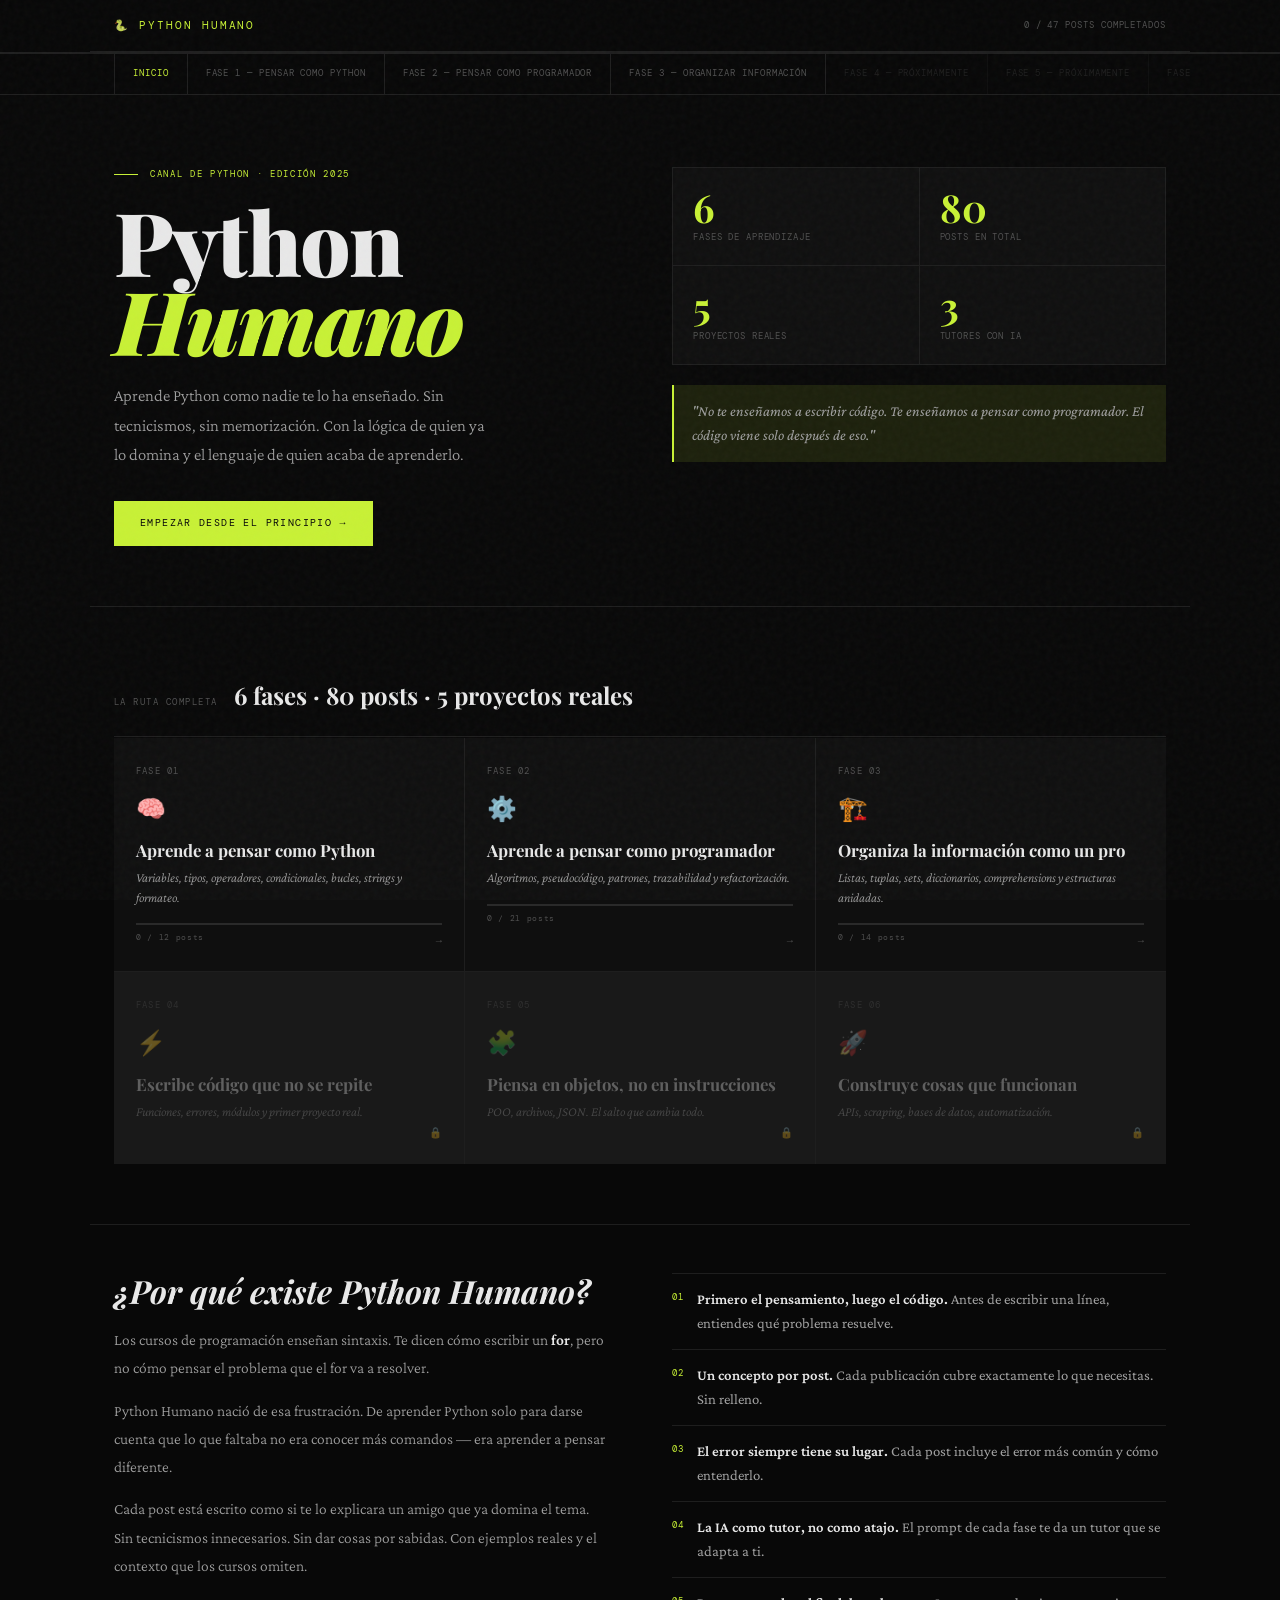
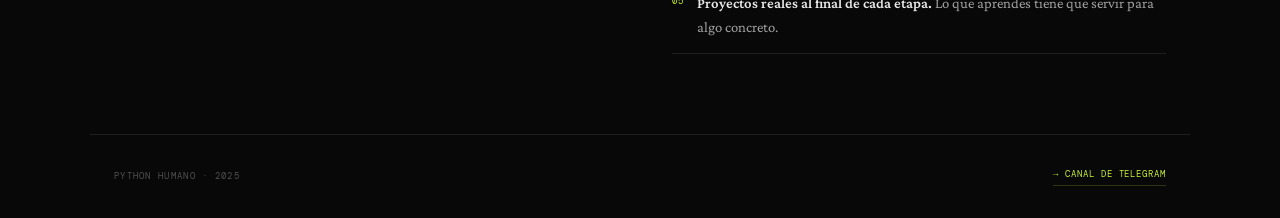
<file: index.html>
<!DOCTYPE html>
<html lang="es">
<head>
<meta charset="UTF-8">
<meta name="viewport" content="width=device-width, initial-scale=1.0">
<title>Python Humano</title>
<link rel="stylesheet" href="style.css">
<style>
/* ── HOME-SPECIFIC STYLES ── */

.hero {
  max-width: 1100px;
  margin: 0 auto;
  padding: 72px 24px 60px;
  display: grid;
  grid-template-columns: 1fr 1fr;
  gap: 64px;
  align-items: start;
  border-bottom: 1px solid var(--border);
}

.hero-eyebrow {
  font-family: 'DM Mono', monospace;
  font-size: 0.58rem;
  letter-spacing: 0.18em;
  text-transform: uppercase;
  color: var(--accent);
  margin-bottom: 18px;
  display: flex;
  align-items: center;
  gap: 12px;
}
.hero-eyebrow::before {
  content: '';
  display: block;
  width: 24px;
  height: 1px;
  background: var(--accent);
}

.hero-title {
  font-family: 'Playfair Display', serif;
  font-size: clamp(3rem, 7vw, 5.5rem);
  font-weight: 900;
  line-height: 0.9;
  letter-spacing: -0.02em;
  color: var(--text);
  margin-bottom: 22px;
}
.hero-title em {
  font-style: italic;
  color: var(--accent);
}

.hero-desc {
  font-size: 1.05rem;
  font-weight: 300;
  color: var(--text2);
  line-height: 1.75;
  max-width: 380px;
  margin-bottom: 32px;
}

.hero-cta {
  display: inline-flex;
  align-items: center;
  gap: 10px;
  font-family: 'DM Mono', monospace;
  font-size: 0.62rem;
  letter-spacing: 0.14em;
  text-transform: uppercase;
  color: var(--bg);
  background: var(--accent);
  padding: 14px 26px;
  border: none;
  cursor: pointer;
  text-decoration: none;
  transition: opacity 0.2s;
}
.hero-cta:hover { opacity: 0.85; }

.hero-right {}

.hero-stats {
  display: grid;
  grid-template-columns: 1fr 1fr;
  gap: 1px;
  background: var(--border);
  border: 1px solid var(--border);
  margin-bottom: 20px;
}
.stat-item { background: var(--surface); padding: 20px; }
.stat-num {
  font-family: 'Playfair Display', serif;
  font-size: 2.4rem;
  font-weight: 700;
  color: var(--accent);
  line-height: 1;
  margin-bottom: 4px;
}
.stat-label {
  font-family: 'DM Mono', monospace;
  font-size: 0.55rem;
  letter-spacing: 0.1em;
  text-transform: uppercase;
  color: var(--text3);
}

.hero-quote {
  border-left: 2px solid var(--accent);
  padding: 14px 18px;
  background: var(--accent-dim);
}
.hero-quote p {
  font-size: 0.93rem;
  font-style: italic;
  color: var(--text2);
  line-height: 1.65;
}

/* ── PHASES GRID ── */
.phases-section {
  max-width: 1100px;
  margin: 0 auto;
  padding: 48px 24px 60px;
}

.phases-grid {
  display: grid;
  grid-template-columns: repeat(3, 1fr);
  gap: 1px;
  background: var(--border);
  margin-top: 0;
}

.phase-card {
  background: var(--surface);
  padding: 26px 22px;
  cursor: pointer;
  transition: background 0.15s;
  position: relative;
  overflow: hidden;
  text-decoration: none;
  display: block;
  color: inherit;
}
.phase-card.available:hover { background: var(--surface2); }
.phase-card.locked { opacity: 0.32; cursor: default; pointer-events: none; }

.phase-num {
  font-family: 'DM Mono', monospace;
  font-size: 0.55rem;
  letter-spacing: 0.14em;
  text-transform: uppercase;
  color: var(--text3);
  margin-bottom: 10px;
}
.phase-icon { font-size: 1.5rem; margin-bottom: 10px; display: block; }
.phase-name {
  font-family: 'Playfair Display', serif;
  font-size: 1.05rem;
  font-weight: 700;
  color: var(--text);
  line-height: 1.2;
  margin-bottom: 8px;
}
.phase-desc {
  font-size: 0.82rem;
  font-weight: 300;
  font-style: italic;
  color: var(--text2);
  line-height: 1.5;
  margin-bottom: 16px;
}
.phase-prog-bar {
  height: 2px;
  background: var(--border2);
  margin-bottom: 6px;
  overflow: hidden;
}
.phase-prog-fill {
  height: 100%;
  background: var(--accent);
  transition: width 0.5s ease;
}
.phase-prog-text {
  font-family: 'DM Mono', monospace;
  font-size: 0.52rem;
  letter-spacing: 0.08em;
  color: var(--text3);
}
.phase-arrow {
  position: absolute;
  bottom: 22px;
  right: 22px;
  font-family: 'DM Mono', monospace;
  font-size: 0.65rem;
  color: var(--text3);
  transition: color 0.15s, transform 0.15s;
}
.phase-card.available:hover .phase-arrow { color: var(--accent); transform: translateX(3px); }

/* ── ABOUT ── */
.about-section {
  max-width: 1100px;
  margin: 0 auto;
  padding: 48px 24px 80px;
  display: grid;
  grid-template-columns: 1fr 1fr;
  gap: 64px;
  border-top: 1px solid var(--border);
}
.about-title {
  font-family: 'Playfair Display', serif;
  font-size: 2rem;
  font-weight: 700;
  font-style: italic;
  color: var(--text);
  margin-bottom: 18px;
  line-height: 1.1;
}
.about-body { font-size: 0.97rem; font-weight: 300; color: var(--text2); line-height: 1.82; }
.about-body p { margin-bottom: 14px; }
.about-body strong { color: var(--text); font-weight: 600; }

.principles { list-style: none; }
.principle-item {
  display: flex;
  gap: 14px;
  padding: 14px 0;
  border-bottom: 1px solid var(--border);
}
.principle-item:first-child { border-top: 1px solid var(--border); }
.principle-num {
  font-family: 'DM Mono', monospace;
  font-size: 0.58rem;
  color: var(--accent);
  flex-shrink: 0;
  padding-top: 2px;
  letter-spacing: 0.06em;
}
.principle-text { font-size: 0.92rem; color: var(--text2); line-height: 1.6; }
.principle-text strong { color: var(--text); font-weight: 600; }

/* ── RESPONSIVE ── */
@media (max-width: 900px) {
  .hero { grid-template-columns: 1fr; gap: 40px; }
  .phases-grid { grid-template-columns: 1fr; }
  .about-section { grid-template-columns: 1fr; }
}
@media (max-width: 600px) {
  .hero { padding: 48px 16px 40px; }
  .hero-title { font-size: 2.8rem; }
}
</style>
</head>
<body>

<!-- HEADER -->
<header class="site-header">
  <div class="header-top">
    <a class="site-logo" href="index.html">🐍 Python Humano</a>
    <span class="header-meta" id="global-progress-text">cargando...</span>
  </div>
  <div class="progress-bar-global">
    <div class="progress-bar-global-fill" id="global-progress-bar" style="width:0%"></div>
  </div>
  <nav class="header-nav">
    <a class="nav-item active" href="index.html">Inicio</a>
    <a class="nav-item" href="fase1.html">Fase 1 — Pensar como Python</a>
    <a class="nav-item" href="fase2.html">Fase 2 — Pensar como programador</a>
    <a class="nav-item" href="fase3.html">Fase 3 — Organizar información</a>
    <span class="nav-item locked">Fase 4 — Próximamente</span>
    <span class="nav-item locked">Fase 5 — Próximamente</span>
    <span class="nav-item locked">Fase 6 — Próximamente</span>
  </nav>
</header>

<!-- HERO -->
<section class="hero">
  <div class="hero-left">
    <div class="hero-eyebrow">Canal de Python · Edición 2025</div>
    <h1 class="hero-title">Python<br><em>Humano</em></h1>
    <p class="hero-desc">Aprende Python como nadie te lo ha enseñado. Sin tecnicismos, sin memorización. Con la lógica de quien ya lo domina y el lenguaje de quien acaba de aprenderlo.</p>
    <a class="hero-cta" href="fase1.html">Empezar desde el principio →</a>
  </div>
  <div class="hero-right">
    <div class="hero-stats">
      <div class="stat-item"><div class="stat-num">6</div><div class="stat-label">Fases de aprendizaje</div></div>
      <div class="stat-item"><div class="stat-num">80</div><div class="stat-label">Posts en total</div></div>
      <div class="stat-item"><div class="stat-num">5</div><div class="stat-label">Proyectos reales</div></div>
      <div class="stat-item"><div class="stat-num">3</div><div class="stat-label">Tutores con IA</div></div>
    </div>
    <div class="hero-quote">
      <p>"No te enseñamos a escribir código. Te enseñamos a pensar como programador. El código viene solo después de eso."</p>
    </div>
  </div>
</section>

<!-- PHASES -->
<section class="phases-section">
  <div class="section-header" style="margin-bottom:1px">
    <span class="section-eyebrow">La ruta completa</span>
    <h2 class="section-title">6 fases · 80 posts · 5 proyectos reales</h2>
  </div>
  <div class="phases-grid">
    <a class="phase-card available" href="fase1.html">
      <div class="phase-num">Fase 01</div>
      <span class="phase-icon">🧠</span>
      <div class="phase-name">Aprende a pensar como Python</div>
      <div class="phase-desc">Variables, tipos, operadores, condicionales, bucles, strings y formateo.</div>
      <div class="phase-prog-bar"><div class="phase-prog-fill" id="prog-1" style="width:0%"></div></div>
      <div class="phase-prog-text" id="prog-text-1">0 / 12 posts</div>
      <span class="phase-arrow">→</span>
    </a>
    <a class="phase-card available" href="fase2.html">
      <div class="phase-num">Fase 02</div>
      <span class="phase-icon">⚙️</span>
      <div class="phase-name">Aprende a pensar como programador</div>
      <div class="phase-desc">Algoritmos, pseudocódigo, patrones, trazabilidad y refactorización.</div>
      <div class="phase-prog-bar"><div class="phase-prog-fill" id="prog-2" style="width:0%"></div></div>
      <div class="phase-prog-text" id="prog-text-2">0 / 21 posts</div>
      <span class="phase-arrow">→</span>
    </a>
    <a class="phase-card available" href="fase3.html">
      <div class="phase-num">Fase 03</div>
      <span class="phase-icon">🏗️</span>
      <div class="phase-name">Organiza la información como un pro</div>
      <div class="phase-desc">Listas, tuplas, sets, diccionarios, comprehensions y estructuras anidadas.</div>
      <div class="phase-prog-bar"><div class="phase-prog-fill" id="prog-3" style="width:0%"></div></div>
      <div class="phase-prog-text" id="prog-text-3">0 / 14 posts</div>
      <span class="phase-arrow">→</span>
    </a>
    <div class="phase-card locked">
      <div class="phase-num">Fase 04</div>
      <span class="phase-icon">⚡</span>
      <div class="phase-name">Escribe código que no se repite</div>
      <div class="phase-desc">Funciones, errores, módulos y primer proyecto real.</div>
      <span class="phase-arrow">🔒</span>
    </div>
    <div class="phase-card locked">
      <div class="phase-num">Fase 05</div>
      <span class="phase-icon">🧩</span>
      <div class="phase-name">Piensa en objetos, no en instrucciones</div>
      <div class="phase-desc">POO, archivos, JSON. El salto que cambia todo.</div>
      <span class="phase-arrow">🔒</span>
    </div>
    <div class="phase-card locked">
      <div class="phase-num">Fase 06</div>
      <span class="phase-icon">🚀</span>
      <div class="phase-name">Construye cosas que funcionan</div>
      <div class="phase-desc">APIs, scraping, bases de datos, automatización.</div>
      <span class="phase-arrow">🔒</span>
    </div>
  </div>
</section>

<!-- ABOUT -->
<section class="about-section">
  <div>
    <h2 class="about-title">¿Por qué existe Python Humano?</h2>
    <div class="about-body">
      <p>Los cursos de programación enseñan sintaxis. Te dicen cómo escribir un <strong>for</strong>, pero no cómo pensar el problema que el for va a resolver.</p>
      <p>Python Humano nació de esa frustración. De aprender Python solo para darse cuenta que lo que faltaba no era conocer más comandos — era aprender a pensar diferente.</p>
      <p>Cada post está escrito como si te lo explicara un amigo que ya domina el tema. Sin tecnicismos innecesarios. Sin dar cosas por sabidas. Con ejemplos reales y el contexto que los cursos omiten.</p>
    </div>
  </div>
  <div>
    <ul class="principles">
      <li class="principle-item"><span class="principle-num">01</span><span class="principle-text"><strong>Primero el pensamiento, luego el código.</strong> Antes de escribir una línea, entiendes qué problema resuelve.</span></li>
      <li class="principle-item"><span class="principle-num">02</span><span class="principle-text"><strong>Un concepto por post.</strong> Cada publicación cubre exactamente lo que necesitas. Sin relleno.</span></li>
      <li class="principle-item"><span class="principle-num">03</span><span class="principle-text"><strong>El error siempre tiene su lugar.</strong> Cada post incluye el error más común y cómo entenderlo.</span></li>
      <li class="principle-item"><span class="principle-num">04</span><span class="principle-text"><strong>La IA como tutor, no como atajo.</strong> El prompt de cada fase te da un tutor que se adapta a ti.</span></li>
      <li class="principle-item"><span class="principle-num">05</span><span class="principle-text"><strong>Proyectos reales al final de cada etapa.</strong> Lo que aprendes tiene que servir para algo concreto.</span></li>
    </ul>
  </div>
</section>

<!-- FOOTER -->
<footer>
  <div class="site-footer">
    <span class="footer-brand">Python Humano · 2025</span>
    <a class="footer-link" href="https://t.me/PythonHumano" target="_blank">→ Canal de Telegram</a>
  </div>
</footer>

<script>
// ── PROGRESS COMPARTIDO ──
const TOTALS = { 1: 12, 2: 21, 3: 14 };

function updateHomeProgress() {
  const completed = JSON.parse(localStorage.getItem('ph_completed') || '[]');
  const total = Object.values(TOTALS).reduce((a,b) => a+b, 0);
  const done  = completed.length;
  const pct   = total > 0 ? (done / total * 100) : 0;

  document.getElementById('global-progress-bar').style.width = pct + '%';
  document.getElementById('global-progress-text').textContent = `${done} / ${total} posts completados`;

  [1,2,3].forEach(ph => {
    const phDone  = completed.filter(id => id.startsWith('p' + ph + '_')).length;
    const phTotal = TOTALS[ph];
    const phPct   = phTotal > 0 ? (phDone / phTotal * 100) : 0;
    const bar  = document.getElementById('prog-' + ph);
    const text = document.getElementById('prog-text-' + ph);
    if (bar)  bar.style.width  = phPct + '%';
    if (text) text.textContent = `${phDone} / ${phTotal} posts`;
  });
}

updateHomeProgress();
</script>
</body>
</html>
</file>
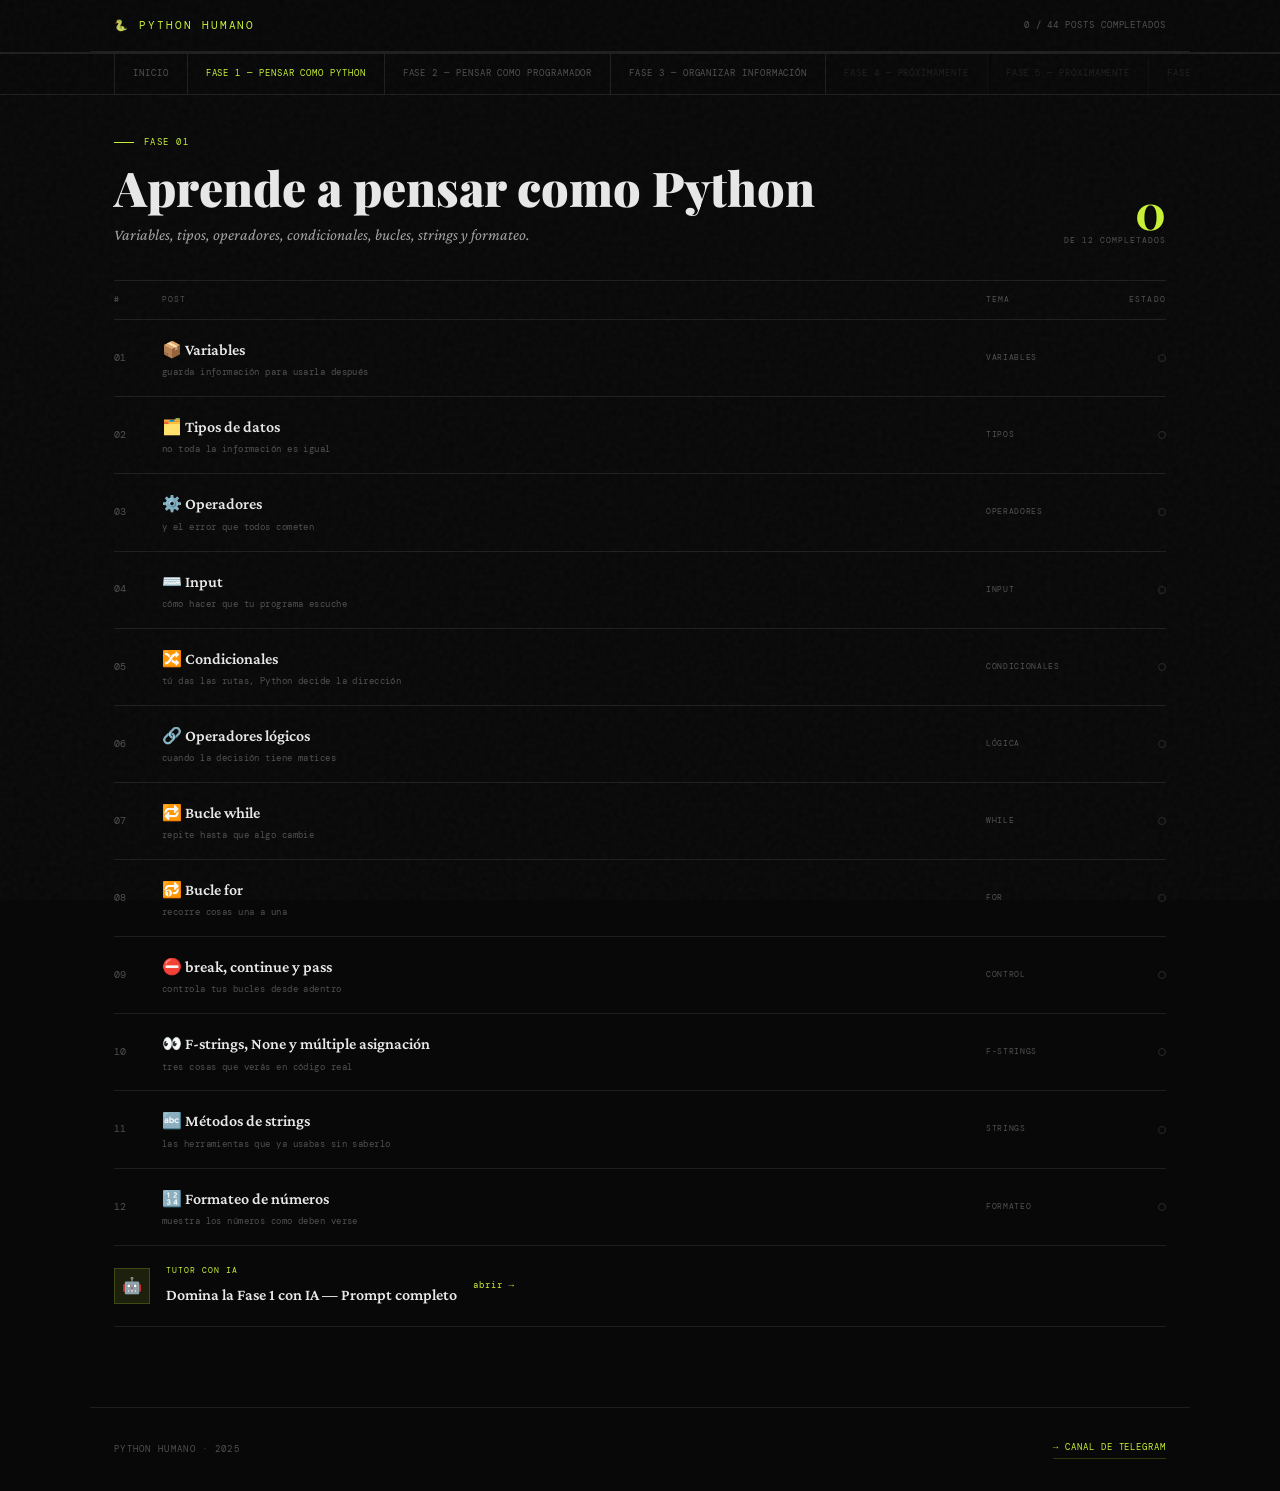
<file: fase1.html>
<!DOCTYPE html>
<html lang="es">
<head>
<meta charset="UTF-8">
<meta name="viewport" content="width=device-width, initial-scale=1.0">
<title>Fase 1 — Python Humano</title>
<link rel="stylesheet" href="style.css">
</head>
<body>

<!-- HEADER -->
<header class="site-header">
  <div class="header-top">
    <a class="site-logo" href="index.html">🐍 Python Humano</a>
    <span class="header-meta" id="global-progress-text">cargando...</span>
  </div>
  <div class="progress-bar-global">
    <div class="progress-bar-global-fill" id="global-progress-bar" style="width:0%"></div>
  </div>
  <nav class="header-nav">
    <a class="nav-item" href="index.html">Inicio</a>
    <a class="nav-item active" href="fase1.html">Fase 1 — Pensar como Python</a>
    <a class="nav-item" href="fase2.html">Fase 2 — Pensar como programador</a>
    <a class="nav-item" href="fase3.html">Fase 3 — Organizar información</a>
    <span class="nav-item locked">Fase 4 — Próximamente</span>
    <span class="nav-item locked">Fase 5 — Próximamente</span>
    <span class="nav-item locked">Fase 6 — Próximamente</span>
  </nav>
</header>

<!-- PHASE HEADER (lista) -->
<div id="view-list">
  <div class="container" style="padding-top:40px;padding-bottom:0">
    <div style="display:grid;grid-template-columns:1fr auto;gap:40px;align-items:end;padding-bottom:32px;border-bottom:1px solid var(--border)">
      <div>
        <div style="font-family:'DM Mono',monospace;font-size:.58rem;letter-spacing:.16em;text-transform:uppercase;color:var(--accent);margin-bottom:12px;display:flex;align-items:center;gap:10px">
          <span style="display:block;width:20px;height:1px;background:var(--accent)"></span>Fase 01
        </div>
        <h1 style="font-family:'Playfair Display',serif;font-size:clamp(2rem,5vw,3rem);font-weight:900;line-height:1;color:var(--text)">Aprende a pensar como Python</h1>
        <p style="font-size:1rem;font-style:italic;color:var(--text2);margin-top:10px">Variables, tipos, operadores, condicionales, bucles, strings y formateo.</p>
      </div>
      <div style="text-align:right">
        <div style="font-family:'Playfair Display',serif;font-size:3rem;font-weight:700;color:var(--accent);line-height:1" id="phase-done">0</div>
        <div style="font-family:'DM Mono',monospace;font-size:.52rem;letter-spacing:.12em;text-transform:uppercase;color:var(--text3)">de 12 completados</div>
      </div>
    </div>
  </div>

  <div class="container" style="padding-bottom:80px">
    <div class="posts-table-head" style="margin-top:0">
      <div class="th">#</div>
      <div class="th">Post</div>
      <div class="th">Tema</div>
      <div class="th" style="text-align:right">Estado</div>
    </div>
    <div id="posts-list"></div>
  </div>
</div>

<!-- POST VIEW -->
<div id="view-post" style="display:none">
  <div class="container">
    <div class="post-header">
      <div class="post-breadcrumb">
        <a class="breadcrumb-link" href="index.html">Inicio</a>
        <span>→</span>
        <a class="breadcrumb-link" href="#" onclick="showList();return false">Fase 1</a>
        <span>→</span>
        <span id="bc-title">Post</span>
      </div>
      <span class="post-emoji" id="post-emoji">📦</span>
      <h1 class="post-title-large" id="post-title">Título</h1>
      <p class="post-intro-text" id="post-intro">Intro</p>
      <span class="post-tag" id="post-tag">Fase 1 · Post 01 de 12</span>
    </div>
  </div>

  <div class="container">
    <div class="post-layout">
      <div class="post-body fade-in" id="post-body"></div>
      <div class="post-sidebar">
        <button class="sidebar-btn complete" id="btn-complete" onclick="toggleComplete()">Marcar como completado</button>
        <div id="sidebar-prev"></div>
        <div id="sidebar-next"></div>
      </div>
    </div>
  </div>
</div>

<!-- PROMPT VIEW -->
<div id="view-prompt" style="display:none">
  <div class="container">
    <div class="post-header">
      <div class="post-breadcrumb">
        <a class="breadcrumb-link" href="index.html">Inicio</a>
        <span>→</span>
        <a class="breadcrumb-link" href="#" onclick="showList();return false">Fase 1</a>
        <span>→</span>
        <span>Tutor con IA</span>
      </div>
      <span class="post-emoji">🤖</span>
      <h1 class="post-title-large">Domina la Fase 1 con IA</h1>
      <p class="post-intro-text">Copia este prompt y pégalo en ChatGPT, Claude o cualquier IA. Py se adapta a tu nivel, tu tiempo y tu forma de aprender desde la primera respuesta.</p>
    </div>
  </div>
  <div class="container" style="padding-bottom:80px">
    <div style="max-width:720px;padding-top:32px">
      <div class="prompt-text" id="prompt-text"></div>
      <button class="copy-prompt-btn" onclick="copyPrompt()">📋 Copiar prompt completo</button>
    </div>
  </div>
</div>

<!-- FOOTER -->
<footer>
  <div class="site-footer">
    <span class="footer-brand">Python Humano · 2025</span>
    <a class="footer-link" href="https://t.me/PythonHumano" target="_blank">→ Canal de Telegram</a>
  </div>
</footer>

<script>
// ── DATA ──────────────────────────────────────────────────────

const PHASE_ID = 1;
const TOTALS   = { 1:12, 2:18, 3:14 };

const PROMPT = `Eres un tutor experto en Python llamado Py. Fuiste creado para ayudar a dominar la Fase 1 del canal Python Humano. Tu personalidad es la de un amigo que sabe programar. Cercano, paciente, directo y sin tecnicismos innecesarios.

LO QUE EL USUARIO APRENDIÓ EN FASE 1:
→ Variables y cómo nombrarlas correctamente
→ Tipos de datos: int, float, str, bool, None
→ Type casting: int(), float(), str(), bool()
→ Operadores aritméticos y de comparación
→ F-strings y formateo de números
→ Múltiple asignación e input()
→ Condicionales: if, elif, else y operador ternario
→ Operadores lógicos: and, or, not
→ Bucle while y bucle for con range() y enumerate()
→ break, continue y pass
→ Métodos de strings
→ Formateo de números con round() y :.2f

TU OBJETIVO: Verificar que el usuario domina. Dominar = leer código y predecir el resultado, escribir código desde cero, entender los errores.

CÓMO ARRANCA LA SESIÓN:
Saluda y haz estas 6 preguntas:
1. ¿Cómo te sientes con los temas de la Fase 1? a) Perdido b) Entiendo pero me cuesta c) Bastante bien
2. ¿Cómo aprendes mejor? a) Con analogías b) Directo al código c) Primero el por qué
3. ¿En qué tema quedaste más flojo?
4. ¿Tienes Python instalado? a) Sí y sé usarlo b) Sí pero no bien c) No d) Uso el navegador
5. ¿Cuánto tiempo tienes? a) 20 min b) 1 hora c) Todo el tiempo
6. ¿Es tu primera sesión conmigo?

ESTRUCTURA DE SESIÓN:
Momento 1: Diagnóstico — presenta código para trazar sin ejecutar
Momento 2: Refuerzo — trabaja los temas débiles uno a uno
Momento 3: Reto integrador — combina varios temas
Momento 4: Cierre — dice exactamente qué dominó y qué necesita practicar

REGLAS: Nunca des el código resuelto sin que lo intente. Nunca avances si el anterior no quedó claro. Siempre termina con un cierre específico.`;

const POSTS = [
  {
    id: 'p1_01', num: '01', emoji: '📦',
    title: 'Variables',
    sub: 'guarda información para usarla después',
    tag: 'Variables',
    intro: 'El bloque más básico de cualquier programa. Antes de escribir código útil, necesitas entender cómo guardar información.',
    content: `
<div class="block">
  <div class="prose">
    <p>Imagina que estás cocinando y necesitas la sal. No la produces cada vez que la necesitas. La guardas en un lugar, le pones una etiqueta que dice "sal", y la usas cuando quieras.</p>
    <p><strong>Las variables funcionan exactamente igual.</strong> Son espacios en la memoria donde guardas información para usarla después.</p>
  </div>
</div>

<div class="block">
  <div class="block-label">Sin variables, esto</div>
  <div class="code-wrap">
    <div class="code-block" data-label="python"><span class="fn">print</span><span class="op">(</span><span class="str">"Ana"</span><span class="op">)</span>
<span class="fn">print</span><span class="op">(</span><span class="str">"Ana tiene 25 años"</span><span class="op">)</span>
<span class="fn">print</span><span class="op">(</span><span class="str">"Bienvenida, Ana"</span><span class="op">)</span></div>
    <button class="copy-btn" onclick="copyCode(this)">Copiar</button>
  </div>
  <div class="note red">Se convierte en un problema cuando "Ana" cambia. Tienes que buscar cada lugar donde la escribiste y cambiarla una por una.</div>
</div>

<div class="block">
  <div class="block-label">Con una variable</div>
  <div class="code-wrap">
    <div class="code-block" data-label="python"><span class="kw">nombre</span> <span class="op">=</span> <span class="str">"Ana"</span>
<span class="fn">print</span><span class="op">(</span><span class="kw">nombre</span><span class="op">)</span>
<span class="fn">print</span><span class="op">(</span><span class="kw">nombre</span><span class="op">,</span> <span class="str">"tiene 25 años"</span><span class="op">)</span>
<span class="fn">print</span><span class="op">(</span><span class="str">"Bienvenida,"</span><span class="op">,</span> <span class="kw">nombre</span><span class="op">)</span></div>
    <button class="copy-btn" onclick="copyCode(this)">Copiar</button>
  </div>
  <div class="note">Cambias el valor en un solo lugar. El resto del programa se actualiza solo. <strong>Eso no es comodidad. Es cómo se escribe código que se puede mantener.</strong></div>
</div>

<div class="block">
  <div class="block-label">El nombre importa más de lo que crees</div>
  <div class="comparison">
    <div class="comp-side">
      <div class="comp-header bad">✗ Nombre malo</div>
      <div class="comp-code">x = 299.99</div>
    </div>
    <div class="comp-side">
      <div class="comp-header good">✓ Nombre bueno</div>
      <div class="comp-code">precio_final = 299.99</div>
    </div>
  </div>
  <div class="rule">La regla: si lees el nombre sin ver el valor y no sabes qué guarda, el nombre está mal.
En Python: todo_en_minúsculas_con_guión_bajo.</div>
</div>

<div class="error-box">
  <div class="error-label">⚠ El error más común</div>
  <div class="error-body">Usar nombres cortos para "escribir más rápido". Escribir bien los nombres tarda segundos. Te ahorra minutos de confusión después.</div>
</div>

<div class="challenge">
  <div class="challenge-header">🎯 Reto</div>
  <div class="challenge-body">Estás construyendo una app de música. Crea variables para el perfil de un usuario: su <strong>nombre</strong>, su <strong>edad</strong>, su <strong>artista favorito</strong> y si tiene <strong>cuenta premium</strong> o no. Luego imprime cada una con print().</div>
</div>

<div class="hashtags">#PythonHumano #Python #Fase1 #Variables #ProgramaciónDesde0</div>`
  },
  {
    id: 'p1_02', num: '02', emoji: '🗂️',
    title: 'Tipos de datos',
    sub: 'no toda la información es igual',
    tag: 'Tipos',
    intro: 'Un nombre no es lo mismo que un precio. Un precio no es lo mismo que un sí o un no. Python los trata diferente — y tú también tienes que hacerlo.',
    content: `
<div class="block">
  <div class="prose">
    <p>Python ve <strong>"25"</strong> y <strong>25</strong> de forma completamente diferente. Con comillas → texto. Sin comillas → número. Mezclarlos sin convertir da error.</p>
  </div>
</div>

<div class="block">
  <div class="block-label">Los 5 tipos que más vas a usar</div>
  <div class="code-wrap">
    <div class="code-block" data-label="python"><span class="kw">edad</span>           <span class="op">=</span> <span class="num">25</span>          <span class="cm"># int   — entero</span>
<span class="kw">precio</span>         <span class="op">=</span> <span class="num">9.99</span>        <span class="cm"># float — decimal</span>
<span class="kw">nombre</span>         <span class="op">=</span> <span class="str">"Ana"</span>        <span class="cm"># str   — texto</span>
<span class="kw">tiene_premium</span>  <span class="op">=</span> <span class="bl">True</span>        <span class="cm"># bool  — True o False</span>
<span class="kw">cancion_actual</span> <span class="op">=</span> <span class="bl">None</span>        <span class="cm"># None  — ningún valor</span>

<span class="fn">print</span><span class="op">(</span><span class="fn">type</span><span class="op">(</span><span class="kw">edad</span><span class="op">))</span>    <span class="out"># &lt;class 'int'&gt;</span>
<span class="fn">print</span><span class="op">(</span><span class="fn">type</span><span class="op">(</span><span class="kw">nombre</span><span class="op">))</span>  <span class="out"># &lt;class 'str'&gt;</span></div>
    <button class="copy-btn" onclick="copyCode(this)">Copiar</button>
  </div>
</div>

<div class="block">
  <div class="block-label">Convertir entre tipos — type casting</div>
  <div class="code-wrap">
    <div class="code-block" data-label="python"><span class="kw">precio</span> <span class="op">=</span> <span class="str">"9.99"</span>
<span class="kw">precio</span> <span class="op">=</span> <span class="fn">float</span><span class="op">(</span><span class="kw">precio</span><span class="op">)</span>
<span class="fn">print</span><span class="op">(</span><span class="kw">precio</span> <span class="op">-</span> <span class="num">2</span><span class="op">)</span>      <span class="out"># 7.99 ✓</span>

<span class="kw">edad</span>  <span class="op">=</span> <span class="fn">int</span><span class="op">(</span><span class="fn">input</span><span class="op">(</span><span class="str">"¿Cuántos años? "</span><span class="op">))</span>
<span class="kw">texto</span> <span class="op">=</span> <span class="str">"Tienes "</span> <span class="op">+</span> <span class="fn">str</span><span class="op">(</span><span class="kw">edad</span><span class="op">)</span> <span class="op">+</span> <span class="str">" años"</span></div>
    <button class="copy-btn" onclick="copyCode(this)">Copiar</button>
  </div>
</div>

<div class="error-box">
  <div class="error-label">⚠ El error más común</div>
  <div class="error-body"><strong>"9.99"</strong> es texto. <strong>9.99</strong> es número. No puedes restarle 2 al texto — tienes que convertirlo con float() primero.</div>
</div>

<div class="challenge">
  <div class="challenge-header">🎯 Reto</div>
  <div class="challenge-body">Toma las variables del reto anterior y usa <strong>type()</strong> en cada una. Luego convierte la edad a float y de vuelta a int. ¿Qué pasa con los decimales?</div>
</div>

<div class="hashtags">#PythonHumano #Python #Fase1 #TiposDeDatos #ProgramaciónDesde0</div>`
  },
  {
    id: 'p1_03', num: '03', emoji: '⚙️',
    title: 'Operadores',
    sub: 'y el error que todos cometen',
    tag: 'Operadores',
    intro: 'Los operadores son las herramientas con las que trabajas sobre los datos. El más importante no es el de suma — es el que todos confunden.',
    content: `
<div class="block">
  <div class="block-label">Aritméticos</div>
  <div class="code-wrap">
    <div class="code-block" data-label="python"><span class="fn">print</span><span class="op">(</span><span class="num">10</span> <span class="op">+</span>  <span class="num">3</span><span class="op">)</span>   <span class="out"># 13    — suma</span>
<span class="fn">print</span><span class="op">(</span><span class="num">10</span> <span class="op">-</span>  <span class="num">3</span><span class="op">)</span>   <span class="out"># 7     — resta</span>
<span class="fn">print</span><span class="op">(</span><span class="num">10</span> <span class="op">*</span>  <span class="num">3</span><span class="op">)</span>   <span class="out"># 30    — multiplicación</span>
<span class="fn">print</span><span class="op">(</span><span class="num">10</span> <span class="op">/</span>  <span class="num">3</span><span class="op">)</span>   <span class="out"># 3.33  — división</span>
<span class="fn">print</span><span class="op">(</span><span class="num">10</span> <span class="op">//</span> <span class="num">3</span><span class="op">)</span>   <span class="out"># 3     — división entera</span>
<span class="fn">print</span><span class="op">(</span><span class="num">10</span> <span class="op">%</span>  <span class="num">3</span><span class="op">)</span>   <span class="out"># 1     — resto</span>
<span class="fn">print</span><span class="op">(</span><span class="num">10</span> <span class="op">**</span> <span class="num">3</span><span class="op">)</span>   <span class="out"># 1000  — potencia</span></div>
    <button class="copy-btn" onclick="copyCode(this)">Copiar</button>
  </div>
</div>

<div class="block">
  <div class="block-label">Comparación — siempre devuelven True o False</div>
  <div class="code-wrap">
    <div class="code-block" data-label="python"><span class="kw">canciones</span> <span class="op">=</span> <span class="num">10</span>
<span class="fn">print</span><span class="op">(</span><span class="kw">canciones</span> <span class="op">></span>  <span class="num">5</span><span class="op">)</span>   <span class="out"># True</span>
<span class="fn">print</span><span class="op">(</span><span class="kw">canciones</span> <span class="op">==</span> <span class="num">10</span><span class="op">)</span>  <span class="out"># True</span>
<span class="fn">print</span><span class="op">(</span><span class="kw">canciones</span> <span class="op">!=</span> <span class="num">10</span><span class="op">)</span>  <span class="out"># False</span>
<span class="fn">print</span><span class="op">(</span><span class="kw">canciones</span> <span class="op">>=</span> <span class="num">10</span><span class="op">)</span>  <span class="out"># True</span></div>
    <button class="copy-btn" onclick="copyCode(this)">Copiar</button>
  </div>
</div>

<div class="error-box">
  <div class="error-label">⚠ El error que todos cometen</div>
  <div class="error-body"><strong>=</strong> asigna un valor. <strong>==</strong> pregunta si dos valores son iguales. Son cosas distintas. Confundirlos da error o comportamiento inesperado.</div>
  <div class="code-wrap" style="margin-top:12px">
    <div class="code-block" data-label="python"><span class="kw">edad</span> <span class="op">=</span>  <span class="num">25</span>   <span class="cm"># asigno el valor 25</span>
<span class="kw">edad</span> <span class="op">==</span> <span class="num">25</span>   <span class="out"># True  → ¿es igual a 25?</span>
<span class="kw">edad</span> <span class="op">==</span> <span class="num">30</span>   <span class="out"># False → ¿es igual a 30?</span></div>
  </div>
</div>

<div class="challenge">
  <div class="challenge-header">🎯 Reto</div>
  <div class="challenge-body">Tu app tiene un contador. El usuario lleva <strong>8 canciones</strong> escuchadas y su límite es <strong>10</strong>. Calcula cuántas le quedan. Verifica con <strong>==</strong> si ya llegó al límite. Con <strong>%</strong> averigua si el número es par o impar.</div>
</div>

<div class="hashtags">#PythonHumano #Python #Fase1 #Operadores #ProgramaciónDesde0</div>`
  },
  {
    id: 'p1_04', num: '04', emoji: '⌨️',
    title: 'Input',
    sub: 'cómo hacer que tu programa escuche',
    tag: 'Input',
    intro: 'Hasta ahora escribiste los datos directamente en el código. En un programa real, los datos los escribe el usuario.',
    content: `
<div class="block">
  <div class="code-wrap">
    <div class="code-block" data-label="python"><span class="kw">nombre</span> <span class="op">=</span> <span class="fn">input</span><span class="op">(</span><span class="str">"¿Cuál es tu nombre? "</span><span class="op">)</span>
<span class="fn">print</span><span class="op">(</span><span class="str">"Hola,"</span><span class="op">,</span> <span class="kw">nombre</span><span class="op">)</span></div>
    <button class="copy-btn" onclick="copyCode(this)">Copiar</button>
  </div>
  <div class="note">Cuando Python llega a input(): muestra el texto, se detiene a esperar, el usuario escribe y presiona Enter, Python guarda lo que escribió.</div>
</div>

<div class="block">
  <div class="block-label">Input siempre devuelve texto — convierte siempre que necesites operar</div>
  <div class="code-wrap">
    <div class="code-block" data-label="python"><span class="kw">edad</span>   <span class="op">=</span> <span class="fn">int</span><span class="op">(</span><span class="fn">input</span><span class="op">(</span><span class="str">"¿Cuántos años tienes? "</span><span class="op">))</span>
<span class="kw">precio</span> <span class="op">=</span> <span class="fn">float</span><span class="op">(</span><span class="fn">input</span><span class="op">(</span><span class="str">"¿Precio? "</span><span class="op">))</span>

<span class="cm"># sin convertir</span>
<span class="kw">texto</span> <span class="op">=</span> <span class="fn">input</span><span class="op">(</span><span class="str">"Número: "</span><span class="op">)</span>
<span class="fn">print</span><span class="op">(</span><span class="fn">type</span><span class="op">(</span><span class="kw">texto</span><span class="op">))</span>   <span class="out"># &lt;class 'str'&gt; — siempre string</span></div>
    <button class="copy-btn" onclick="copyCode(this)">Copiar</button>
  </div>
</div>

<div class="error-box">
  <div class="error-label">⚠ El error más común</div>
  <div class="error-body">Si el usuario escribe "hola" cuando esperas un número, el programa falla. Eso lo resolvemos con validaciones más adelante. Por ahora confía en el usuario.</div>
</div>

<div class="challenge">
  <div class="challenge-header">🎯 Reto</div>
  <div class="challenge-body">Pídele al usuario su <strong>nombre</strong> y su <strong>artista favorito</strong>. Luego imprime: <em>"Hola [nombre], agregando a [artista] a tu biblioteca."</em></div>
</div>

<div class="hashtags">#PythonHumano #Python #Fase1 #Input #ProgramaciónDesde0</div>`
  },
  {
    id: 'p1_05', num: '05', emoji: '🔀',
    title: 'Condicionales',
    sub: 'tú das las rutas, Python decide la dirección',
    tag: 'Condicionales',
    intro: 'Sin condicionales tu código hace lo mismo siempre. Con condicionales puedes crear múltiples caminos según lo que ocurra.',
    content: `
<div class="block">
  <div class="code-wrap">
    <div class="code-block" data-label="python"><span class="kw">plan</span> <span class="op">=</span> <span class="str">"familiar"</span>

<span class="bl">if</span> <span class="kw">plan</span> <span class="op">==</span> <span class="str">"premium"</span><span class="op">:</span>
    <span class="fn">print</span><span class="op">(</span><span class="str">"Reproducción sin límites."</span><span class="op">)</span>
<span class="bl">elif</span> <span class="kw">plan</span> <span class="op">==</span> <span class="str">"familiar"</span><span class="op">:</span>
    <span class="fn">print</span><span class="op">(</span><span class="str">"Hasta 6 cuentas."</span><span class="op">)</span>
<span class="bl">elif</span> <span class="kw">plan</span> <span class="op">==</span> <span class="str">"estudiante"</span><span class="op">:</span>
    <span class="fn">print</span><span class="op">(</span><span class="str">"50% de descuento."</span><span class="op">)</span>
<span class="bl">else</span><span class="op">:</span>
    <span class="fn">print</span><span class="op">(</span><span class="str">"Plan no reconocido."</span><span class="op">)</span></div>
    <button class="copy-btn" onclick="copyCode(this)">Copiar</button>
  </div>
  <div class="note">Python evalúa de arriba hacia abajo. En cuanto encuentra una condición que se cumple, ejecuta ese bloque y se olvida del resto.</div>
</div>

<div class="block">
  <div class="block-label">Operador ternario — condicional en una línea</div>
  <div class="comparison">
    <div class="comp-side">
      <div class="comp-header">Forma larga</div>
      <div class="comp-code">if tiene_premium:
    acceso = "completo"
else:
    acceso = "limitado"</div>
    </div>
    <div class="comp-side">
      <div class="comp-header good">Forma corta ✓</div>
      <div class="comp-code">acceso = "completo" if tiene_premium else "limitado"</div>
    </div>
  </div>
</div>

<div class="error-box">
  <div class="error-label">⚠ Los dos errores más comunes</div>
  <div class="error-body">1. Olvidar los dos puntos al final del if/elif/else.<br>2. Olvidar la indentación del bloque de código.</div>
</div>

<div class="challenge">
  <div class="challenge-header">🎯 Reto</div>
  <div class="challenge-body">Tu app tiene 4 planes: <strong>"premium"</strong>, <strong>"familiar"</strong>, <strong>"estudiante"</strong> y <strong>"free"</strong>. Crea una variable plan y escribe un condicional que imprima un mensaje diferente para cada uno. Cambia el valor y prueba los 4 casos.</div>
</div>

<div class="hashtags">#PythonHumano #Python #Fase1 #Condicionales #ProgramaciónDesde0</div>`
  },
  {
    id: 'p1_06', num: '06', emoji: '🔗',
    title: 'Operadores lógicos',
    sub: 'cuando la decisión tiene matices',
    tag: 'Lógica',
    intro: 'A veces una sola condición no es suficiente. Necesitas combinar varias. Para eso existen and, or y not.',
    content: `
<div class="block">
  <div class="code-wrap">
    <div class="code-block" data-label="python"><span class="cm"># and — las dos tienen que cumplirse</span>
<span class="bl">if</span> <span class="kw">tiene_entrada</span> <span class="bl">and</span> <span class="kw">es_mayor</span><span class="op">:</span>
    <span class="fn">print</span><span class="op">(</span><span class="str">"Puedes entrar"</span><span class="op">)</span>

<span class="cm"># or — con que una se cumpla es suficiente</span>
<span class="bl">if</span> <span class="kw">es_estudiante</span> <span class="bl">or</span> <span class="kw">tiene_cupon</span><span class="op">:</span>
    <span class="fn">print</span><span class="op">(</span><span class="str">"Descuento aplicado"</span><span class="op">)</span>

<span class="cm"># not — invierte el resultado</span>
<span class="bl">if</span> <span class="bl">not</span> <span class="kw">shuffle_activo</span><span class="op">:</span>
    <span class="fn">print</span><span class="op">(</span><span class="str">"Shuffle está apagado"</span><span class="op">)</span></div>
    <button class="copy-btn" onclick="copyCode(this)">Copiar</button>
  </div>
</div>

<div class="error-box">
  <div class="error-label">⚠ El error más común</div>
  <div class="error-body">Escribir condiciones incompletas. Python no completa la idea por ti.</div>
  <div class="code-wrap" style="margin-top:12px">
    <div class="code-block" data-label="python"><span class="cm"># ✗ esto no hace lo que crees — siempre True</span>
<span class="bl">if</span> <span class="kw">plan</span> <span class="op">==</span> <span class="str">"free"</span> <span class="bl">or</span> <span class="str">"basic"</span><span class="op">:</span>

<span class="cm"># ✓ cada condición completa</span>
<span class="bl">if</span> <span class="kw">plan</span> <span class="op">==</span> <span class="str">"free"</span> <span class="bl">or</span> <span class="kw">plan</span> <span class="op">==</span> <span class="str">"basic"</span><span class="op">:</span></div>
  </div>
</div>

<div class="challenge">
  <div class="challenge-header">🎯 Reto</div>
  <div class="challenge-body">Un usuario puede acceder a la radio solo si tiene <strong>premium</strong> O lleva más de <strong>30 días</strong> usando la app. Crea las variables y el condicional. Prueba los 4 casos posibles cambiando los valores.</div>
</div>

<div class="hashtags">#PythonHumano #Python #Fase1 #OperadoresLógicos #ProgramaciónDesde0</div>`
  },
  {
    id: 'p1_07', num: '07', emoji: '🔁',
    title: 'Bucle while',
    sub: 'repite hasta que algo cambie',
    tag: 'While',
    intro: 'Para situaciones donde necesitas repetir algo sin saber cuántas veces — mientras una condición sea verdadera.',
    content: `
<div class="block">
  <div class="code-wrap">
    <div class="code-block" data-label="python"><span class="kw">canciones</span> <span class="op">=</span> <span class="num">0</span>

<span class="bl">while</span> <span class="kw">canciones</span> <span class="op">&lt;</span> <span class="num">3</span><span class="op">:</span>
    <span class="fn">print</span><span class="op">(</span><span class="str">"Reproduciendo canción"</span><span class="op">,</span> <span class="kw">canciones</span> <span class="op">+</span> <span class="num">1</span><span class="op">)</span>
    <span class="kw">canciones</span> <span class="op">+=</span> <span class="num">1</span>

<span class="out"># Reproduciendo canción 1</span>
<span class="out"># Reproduciendo canción 2</span>
<span class="out"># Reproduciendo canción 3</span></div>
    <button class="copy-btn" onclick="copyCode(this)">Copiar</button>
  </div>
  <div class="rule">La estructura fija: variable = valor inicial → while condición: → ejecuta el bloque → actualiza la variable</div>
</div>

<div class="error-box">
  <div class="error-label">⚠ El error más común — bucle infinito</div>
  <div class="error-body">Si olvidas actualizar la variable dentro del bucle, la condición nunca se vuelve False y el programa no para. <strong>Ctrl+C</strong> detiene el programa.</div>
</div>

<div class="challenge">
  <div class="challenge-header">🎯 Reto</div>
  <div class="challenge-body">Tu app tiene un límite de <strong>5 canciones por día</strong> en plan free. Escribe un while que simule la reproducción. Por cada vuelta imprime <em>"Reproduciendo canción X de 5"</em>. Al terminar imprime <em>"Límite alcanzado. Hazte premium."</em></div>
</div>

<div class="hashtags">#PythonHumano #Python #Fase1 #BucleWhile #ProgramaciónDesde0</div>`
  },
  {
    id: 'p1_08', num: '08', emoji: '🔂',
    title: 'Bucle for',
    sub: 'recorre cosas una a una',
    tag: 'For',
    intro: 'Cuando sabes cuántas veces vas a repetir algo — o cuando quieres recorrer una colección completa.',
    content: `
<div class="block">
  <div class="code-wrap">
    <div class="code-block" data-label="python"><span class="cm"># con range()</span>
<span class="bl">for</span> <span class="kw">i</span> <span class="bl">in</span> <span class="fn">range</span><span class="op">(</span><span class="num">5</span><span class="op">):</span>
    <span class="fn">print</span><span class="op">(</span><span class="kw">i</span><span class="op">)</span>   <span class="out"># 0, 1, 2, 3, 4</span>

<span class="cm"># recorriendo una lista</span>
<span class="kw">playlist</span> <span class="op">=</span> <span class="op">[</span><span class="str">"Bzrp"</span><span class="op">,</span> <span class="str">"Bad Bunny"</span><span class="op">,</span> <span class="str">"Rosalía"</span><span class="op">]</span>
<span class="bl">for</span> <span class="kw">artista</span> <span class="bl">in</span> <span class="kw">playlist</span><span class="op">:</span>
    <span class="fn">print</span><span class="op">(</span><span class="str">"Reproduciendo:"</span><span class="op">,</span> <span class="kw">artista</span><span class="op">)</span>

<span class="cm"># enumerate — índice y elemento juntos</span>
<span class="bl">for</span> <span class="kw">i</span><span class="op">,</span> <span class="kw">artista</span> <span class="bl">in</span> <span class="fn">enumerate</span><span class="op">(</span><span class="kw">playlist</span><span class="op">,</span> <span class="num">1</span><span class="op">):</span>
    <span class="fn">print</span><span class="op">(</span><span class="fn">f</span><span class="str">"Canción {i}: {artista}"</span><span class="op">)</span></div>
    <button class="copy-btn" onclick="copyCode(this)">Copiar</button>
  </div>
</div>

<div class="block">
  <div class="block-label">¿cuándo usar for y cuándo while?</div>
  <div class="comparison">
    <div class="comp-side">
      <div class="comp-header good">for</div>
      <div class="comp-code">Sabes cuántas veces.
Recorres una colección.

→ playlist de 10 canciones
→ letras de un nombre</div>
    </div>
    <div class="comp-side">
      <div class="comp-header">while</div>
      <div class="comp-code">Repites hasta que algo cambie.

→ pedir contraseña hasta acertar
→ reproducir hasta pausar</div>
    </div>
  </div>
</div>

<div class="error-box">
  <div class="error-label">⚠ El error más común</div>
  <div class="error-body">El segundo número de range() no se incluye. range(10) llega hasta 9. Para llegar hasta 10 usa range(1, 11).</div>
</div>

<div class="challenge">
  <div class="challenge-header">🎯 Reto</div>
  <div class="challenge-body">Playlist: <strong>["Tití Me Preguntó", "Shakira", "BZRP Session 53", "La Canción", "Hawái"]</strong>. Usa <strong>enumerate()</strong> para mostrar el número y nombre de cada canción empezando desde 1.</div>
</div>

<div class="hashtags">#PythonHumano #Python #Fase1 #BucleFor #ProgramaciónDesde0</div>`
  },
  {
    id: 'p1_09', num: '09', emoji: '⛔',
    title: 'break, continue y pass',
    sub: 'controla tus bucles desde adentro',
    tag: 'Control',
    intro: 'Tres instrucciones que cambian el comportamiento de un bucle desde adentro. Cada una con un rol diferente.',
    content: `
<div class="block">
  <div class="rule">break    → termina el bucle completamente (freno de mano)
continue → termina esta vuelta y pasa a la siguiente (skip)
pass     → no hace nada, solo ocupa el espacio (placeholder)</div>
</div>

<div class="block">
  <div class="block-label">break — para cuando llega a BZRP</div>
  <div class="code-wrap">
    <div class="code-block" data-label="python"><span class="kw">playlist</span> <span class="op">=</span> <span class="op">[</span><span class="str">"Tití"</span><span class="op">,</span> <span class="str">"Shakira"</span><span class="op">,</span> <span class="str">"BZRP"</span><span class="op">,</span> <span class="str">"La Canción"</span><span class="op">]</span>

<span class="bl">for</span> <span class="kw">cancion</span> <span class="bl">in</span> <span class="kw">playlist</span><span class="op">:</span>
    <span class="bl">if</span> <span class="kw">cancion</span> <span class="op">==</span> <span class="str">"BZRP"</span><span class="op">:</span>
        <span class="bl">break</span>
    <span class="fn">print</span><span class="op">(</span><span class="str">"Reproduciendo:"</span><span class="op">,</span> <span class="kw">cancion</span><span class="op">)</span>

<span class="out"># Reproduciendo: Tití</span>
<span class="out"># Reproduciendo: Shakira</span>
<span class="cm"># BZRP y La Canción nunca se reproducen</span></div>
    <button class="copy-btn" onclick="copyCode(this)">Copiar</button>
  </div>
</div>

<div class="block">
  <div class="block-label">continue — salta las ya escuchadas</div>
  <div class="code-wrap">
    <div class="code-block" data-label="python"><span class="kw">ya_escuchadas</span> <span class="op">=</span> <span class="op">[</span><span class="str">"Tití"</span><span class="op">,</span> <span class="str">"Shakira"</span><span class="op">]</span>
<span class="kw">playlist</span>      <span class="op">=</span> <span class="op">[</span><span class="str">"Tití"</span><span class="op">,</span> <span class="str">"Shakira"</span><span class="op">,</span> <span class="str">"BZRP"</span><span class="op">,</span> <span class="str">"Hawái"</span><span class="op">]</span>

<span class="bl">for</span> <span class="kw">cancion</span> <span class="bl">in</span> <span class="kw">playlist</span><span class="op">:</span>
    <span class="bl">if</span> <span class="kw">cancion</span> <span class="bl">in</span> <span class="kw">ya_escuchadas</span><span class="op">:</span>
        <span class="bl">continue</span>
    <span class="fn">print</span><span class="op">(</span><span class="str">"Reproduciendo:"</span><span class="op">,</span> <span class="kw">cancion</span><span class="op">)</span>

<span class="out"># Reproduciendo: BZRP</span>
<span class="out"># Reproduciendo: Hawái</span></div>
    <button class="copy-btn" onclick="copyCode(this)">Copiar</button>
  </div>
</div>

<div class="challenge">
  <div class="challenge-header">🎯 Reto</div>
  <div class="challenge-body">Playlist: <strong>["Tití", "Shakira", "BZRP", "La Canción", "Hawái"]</strong>. Ya escuchadas: <strong>["Shakira", "Hawái"]</strong>. Salta las ya escuchadas con <strong>continue</strong>. Si llegas a "La Canción" detén todo con <strong>break</strong>.</div>
</div>

<div class="hashtags">#PythonHumano #Python #Fase1 #BreakContinuePass #ProgramaciónDesde0</div>`
  },
  {
    id: 'p1_10', num: '10', emoji: '👀',
    title: 'F-strings, None y múltiple asignación',
    sub: 'tres cosas que verás en código real',
    tag: 'F-strings',
    intro: 'Tres herramientas pequeñas pero importantes que aparecen en casi todo código Python real desde muy temprano.',
    content: `
<div class="block">
  <div class="block-label">F-strings — la forma correcta de combinar texto y variables</div>
  <div class="comparison">
    <div class="comp-side">
      <div class="comp-header bad">✗ Forma antigua</div>
      <div class="comp-code">"Hola " + nombre + ", tu plan es " + plan</div>
    </div>
    <div class="comp-side">
      <div class="comp-header good">✓ F-string</div>
      <div class="comp-code">f"Hola {nombre}, tu plan es {plan}."</div>
    </div>
  </div>
  <div class="code-wrap">
    <div class="code-block" data-label="python"><span class="kw">nombre</span>         <span class="op">=</span> <span class="str">"Ana"</span>
<span class="kw">reproducciones</span> <span class="op">=</span> <span class="num">150</span>
<span class="fn">print</span><span class="op">(</span><span class="fn">f</span><span class="str">"Hola {nombre}. Llevas {reproducciones} reproducciones."</span><span class="op">)</span></div>
    <button class="copy-btn" onclick="copyCode(this)">Copiar</button>
  </div>
  <div class="error-box">
    <div class="error-label">⚠ Error más común</div>
    <div class="error-body">Olvidar la <strong>f</strong> antes de las comillas. Sin ella, las llaves se imprimen literalmente como texto.</div>
  </div>
</div>

<div class="block">
  <div class="block-label">None — ausencia de valor</div>
  <div class="code-wrap">
    <div class="code-block" data-label="python"><span class="kw">cancion_actual</span> <span class="op">=</span> <span class="bl">None</span>   <span class="cm"># no es cero, no es False, no es ""</span>
<span class="bl">if</span> <span class="kw">cancion_actual</span> <span class="bl">is</span> <span class="bl">None</span><span class="op">:</span>
    <span class="fn">print</span><span class="op">(</span><span class="str">"No hay canción reproduciéndose."</span><span class="op">)</span></div>
    <button class="copy-btn" onclick="copyCode(this)">Copiar</button>
  </div>
</div>

<div class="block">
  <div class="block-label">Múltiple asignación</div>
  <div class="code-wrap">
    <div class="code-block" data-label="python"><span class="kw">nombre</span><span class="op">,</span> <span class="kw">edad</span><span class="op">,</span> <span class="kw">plan</span> <span class="op">=</span> <span class="str">"Ana"</span><span class="op">,</span> <span class="num">25</span><span class="op">,</span> <span class="str">"premium"</span>

<span class="cm"># intercambiar dos variables sin una tercera</span>
<span class="kw">a</span><span class="op">,</span> <span class="kw">b</span> <span class="op">=</span> <span class="num">10</span><span class="op">,</span> <span class="num">20</span>
<span class="kw">a</span><span class="op">,</span> <span class="kw">b</span> <span class="op">=</span> <span class="kw">b</span><span class="op">,</span> <span class="kw">a</span>
<span class="fn">print</span><span class="op">(</span><span class="kw">a</span><span class="op">,</span> <span class="kw">b</span><span class="op">)</span>  <span class="out"># 20 10</span></div>
    <button class="copy-btn" onclick="copyCode(this)">Copiar</button>
  </div>
</div>

<div class="challenge">
  <div class="challenge-header">🎯 Reto</div>
  <div class="challenge-body">Crea el perfil de tu app con <strong>múltiple asignación</strong>. Muéstralo en un print() usando <strong>f-strings</strong>. Crea una variable <strong>cancion_actual = None</strong> y escribe un condicional que imprima si hay música o no.</div>
</div>

<div class="hashtags">#PythonHumano #Python #Fase1 #Fstrings #None #ProgramaciónDesde0</div>`
  },
  {
    id: 'p1_11', num: '11', emoji: '🔤',
    title: 'Métodos de strings',
    sub: 'las herramientas que ya usabas sin saberlo',
    tag: 'Strings',
    intro: 'Un método es una función que pertenece a un tipo de dato. Se llama con un punto después del valor o variable.',
    content: `
<div class="block">
  <div class="block-label">Los métodos más importantes</div>
  <table class="methods-table">
    <tr><td class="mt-name">.upper()</td><td class="mt-desc">convierte todo a MAYÚSCULAS</td></tr>
    <tr><td class="mt-name">.lower()</td><td class="mt-desc">convierte todo a minúsculas</td></tr>
    <tr><td class="mt-name">.strip()</td><td class="mt-desc">elimina espacios al inicio y al final</td></tr>
    <tr><td class="mt-name">.replace(a, b)</td><td class="mt-desc">reemplaza a por b dentro del string</td></tr>
    <tr><td class="mt-name">.split(sep)</td><td class="mt-desc">divide el string en partes según sep</td></tr>
    <tr><td class="mt-name">.startswith(x)</td><td class="mt-desc">¿empieza con x? → True/False</td></tr>
    <tr><td class="mt-name">.endswith(x)</td><td class="mt-desc">¿termina con x? → True/False</td></tr>
    <tr><td class="mt-name">in</td><td class="mt-desc">¿esto está dentro del string? → True/False</td></tr>
    <tr><td class="mt-name">len()</td><td class="mt-desc">cuántos caracteres tiene</td></tr>
  </table>
</div>

<div class="block">
  <div class="block-label">En acción — encadenar métodos</div>
  <div class="code-wrap">
    <div class="code-block" data-label="python"><span class="kw">nombre</span> <span class="op">=</span> <span class="str">"  Ana García  "</span>
<span class="fn">print</span><span class="op">(</span><span class="kw">nombre</span><span class="op">.</span><span class="fn">strip</span><span class="op">().</span><span class="fn">upper</span><span class="op">())</span>   <span class="out"># "ANA GARCÍA"</span>

<span class="kw">email</span> <span class="op">=</span> <span class="str">"usuario@gmail.com"</span>
<span class="fn">print</span><span class="op">(</span><span class="str">"@"</span> <span class="bl">in</span> <span class="kw">email</span><span class="op">)</span>               <span class="out"># True</span>
<span class="fn">print</span><span class="op">(</span><span class="kw">email</span><span class="op">.</span><span class="fn">endswith</span><span class="op">(</span><span class="str">".com"</span><span class="op">))</span>    <span class="out"># True</span>
<span class="fn">print</span><span class="op">(</span><span class="kw">email</span><span class="op">.</span><span class="fn">split</span><span class="op">(</span><span class="str">"@"</span><span class="op">))</span>           <span class="out"># ["usuario", "gmail.com"]</span></div>
    <button class="copy-btn" onclick="copyCode(this)">Copiar</button>
  </div>
</div>

<div class="error-box">
  <div class="error-label">⚠ El error más común</div>
  <div class="error-body">Los métodos no modifican el original — devuelven un valor nuevo. Tienes que asignarlo.</div>
  <div class="code-wrap" style="margin-top:12px">
    <div class="code-block" data-label="python"><span class="kw">email</span> <span class="op">=</span> <span class="str">"  usuario@gmail.com  "</span>
<span class="kw">email</span><span class="op">.</span><span class="fn">strip</span><span class="op">()</span>          <span class="cm"># ✗ no hace nada visible</span>
<span class="kw">email</span> <span class="op">=</span> <span class="kw">email</span><span class="op">.</span><span class="fn">strip</span><span class="op">()</span>  <span class="out"># ✓ ahora sí funciona</span></div>
  </div>
</div>

<div class="challenge">
  <div class="challenge-header">🎯 Reto</div>
  <div class="challenge-body">Tienes: <strong>"  ANA GARCÍA  |  ana@gmail.com  |  plan_premium  "</strong>. Usando los métodos: elimina espacios extra, convierte el nombre a formato normal, verifica que el email tiene "@" con <strong>in</strong>, que termina en ".com" con <strong>.endswith()</strong> y reemplaza el guión bajo del plan por espacio.</div>
</div>

<div class="hashtags">#PythonHumano #Python #Fase1 #MétodosDeStrings #ProgramaciónDesde0</div>`
  },
  {
    id: 'p1_12', num: '12', emoji: '🔢',
    title: 'Formateo de números',
    sub: 'muestra los números como deben verse',
    tag: 'Formateo',
    intro: 'Hay una diferencia entre un número correcto y un número que se ve correcto. El formateo resuelve exactamente eso.',
    content: `
<div class="block">
  <div class="code-wrap">
    <div class="code-block" data-label="python"><span class="fn">print</span><span class="op">(</span><span class="num">0.1</span> <span class="op">+</span> <span class="num">0.2</span><span class="op">)</span>    <span class="out"># 0.30000000000000004 — así sin formateo</span>

<span class="cm"># round() — para calcular</span>
<span class="kw">total</span> <span class="op">=</span> <span class="fn">round</span><span class="op">(</span><span class="num">19.99</span> <span class="op">+</span> <span class="num">29.99</span><span class="op">,</span> <span class="num">2</span><span class="op">)</span>   <span class="out"># 49.98</span>

<span class="cm"># :.2f — para mostrar con 2 decimales</span>
<span class="fn">print</span><span class="op">(</span><span class="fn">f</span><span class="str">"Total: \${total:.2f}"</span><span class="op">)</span>       <span class="out"># Total: $49.98</span>

<span class="cm"># más formatos útiles</span>
<span class="fn">print</span><span class="op">(</span><span class="fn">f</span><span class="str">"Ventas: {1500000:,}"</span><span class="op">)</span>       <span class="out"># 1,500,000</span>
<span class="fn">print</span><span class="op">(</span><span class="fn">f</span><span class="str">"Descuento: {0.10:.0%}"</span><span class="op">)</span>     <span class="out"># 10%</span>
<span class="fn">print</span><span class="op">(</span><span class="fn">f</span><span class="str">"Orden #{7:05d}"</span><span class="op">)</span>            <span class="out"># Orden #00007</span></div>
    <button class="copy-btn" onclick="copyCode(this)">Copiar</button>
  </div>
</div>

<div class="block">
  <div class="block-label">¿cuándo usar round() y cuándo :.2f?</div>
  <div class="rule">round() → cuando vas a seguir operando con el número
:.2f   → cuando solo lo vas a mostrar</div>
  <div class="code-wrap">
    <div class="code-block" data-label="python"><span class="cm"># ✓ round para calcular</span>
<span class="kw">total</span>     <span class="op">=</span> <span class="fn">round</span><span class="op">(</span><span class="num">19.99</span> <span class="op">+</span> <span class="num">29.99</span><span class="op">,</span> <span class="num">2</span><span class="op">)</span>
<span class="kw">descuento</span> <span class="op">=</span> <span class="fn">round</span><span class="op">(</span><span class="kw">total</span> <span class="op">*</span> <span class="num">0.10</span><span class="op">,</span> <span class="num">2</span><span class="op">)</span>

<span class="cm"># ✓ :.2f para mostrar</span>
<span class="fn">print</span><span class="op">(</span><span class="fn">f</span><span class="str">"Total: \${total:.2f}"</span><span class="op">)</span></div>
    <button class="copy-btn" onclick="copyCode(this)">Copiar</button>
  </div>
</div>

<div class="challenge">
  <div class="challenge-header">🎯 Reto final de la Fase 1</div>
  <div class="challenge-body">Construye un recibo: Laptop $15,999.99 · Mouse $299.50 · Teclado $599.00. Muestra: <strong>Orden #00001</strong>, cada producto alineado a la derecha, subtotal con separador de miles, descuento del 15% como porcentaje, total final y <em>"Ahorraste $X,XXX.XX con tu descuento"</em>.</div>
</div>

<div class="hashtags">#PythonHumano #Python #Fase1 #FormateoDeNúmeros #ProgramaciónDesde0</div>`
  }
];

// ── STATE ────────────────────────────────────────────────────
let currentPostId = null;
// TOTALS ya declarado arriba

// ── PROGRESS ─────────────────────────────────────────────────
function getCompleted() {
  return JSON.parse(localStorage.getItem('ph_completed') || '[]');
}
function saveCompleted(arr) {
  localStorage.setItem('ph_completed', JSON.stringify(arr));
}

function updateProgress() {
  const completed = getCompleted();
  const total = Object.values(TOTALS).reduce((a,b)=>a+b,0);
  const done  = completed.length;
  const pct   = total > 0 ? done/total*100 : 0;
  document.getElementById('global-progress-bar').style.width = pct + '%';
  document.getElementById('global-progress-text').textContent = `${done} / ${total} posts completados`;

  const phDone = completed.filter(id => id.startsWith('p1_')).length;
  document.getElementById('phase-done').textContent = phDone;
}

// ── RENDER LIST ───────────────────────────────────────────────
function renderList() {
  const completed = getCompleted();
  const list = document.getElementById('posts-list');
  list.innerHTML = POSTS.map(post => `
    <a class="post-row" href="#" onclick="showPost('${post.id}');return false">
      <div class="post-row-num">${post.num}</div>
      <div>
        <div class="post-row-title">${post.emoji} ${post.title}</div>
        <div class="post-row-sub">${post.sub}</div>
      </div>
      <div class="post-row-tag">${post.tag}</div>
      <div class="post-row-status">
        <div class="status-dot ${completed.includes(post.id) ? 'done' : ''}"></div>
      </div>
    </a>
  `).join('') + `
    <a class="prompt-row" href="#" onclick="showPrompt();return false">
      <div class="prompt-icon">🤖</div>
      <div>
        <div class="prompt-row-label">Tutor con IA</div>
        <div class="prompt-row-title">Domina la Fase 1 con IA — Prompt completo</div>
      </div>
      <div style="font-family:'DM Mono',monospace;font-size:.58rem;letter-spacing:.1em;color:var(--accent)">abrir →</div>
    </a>
  `;
}

// ── SHOW POST ─────────────────────────────────────────────────
function showPost(postId) {
  const post = POSTS.find(p => p.id === postId);
  if (!post) return;
  currentPostId = postId;

  const idx  = POSTS.findIndex(p => p.id === postId);
  const prev = idx > 0 ? POSTS[idx-1] : null;
  const next = idx < POSTS.length-1 ? POSTS[idx+1] : null;

  document.getElementById('bc-title').textContent  = post.title;
  document.getElementById('post-emoji').textContent = post.emoji;
  document.getElementById('post-title').textContent = post.title;
  document.getElementById('post-intro').textContent = post.intro;
  document.getElementById('post-tag').textContent   = `Fase 1 · Post ${post.num} de 12`;
  document.getElementById('post-body').innerHTML    = post.content;

  updateCompleteBtn();

  document.getElementById('sidebar-prev').innerHTML = prev
    ? `<button class="sidebar-btn nav" onclick="showPost('${prev.id}')"><span class="sidebar-nav-label">← Anterior</span><span class="sidebar-nav-title">${prev.title}</span></button>`
    : '';
  document.getElementById('sidebar-next').innerHTML = next
    ? `<button class="sidebar-btn nav" onclick="showPost('${next.id}')"><span class="sidebar-nav-label">Siguiente →</span><span class="sidebar-nav-title">${next.title}</span></button>`
    : '';

  document.getElementById('view-list').style.display   = 'none';
  document.getElementById('view-prompt').style.display = 'none';
  document.getElementById('view-post').style.display   = 'block';
  window.scrollTo(0, 0);
}

function updateCompleteBtn() {
  const completed = getCompleted();
  const isDone = completed.includes(currentPostId);
  const btn = document.getElementById('btn-complete');
  btn.textContent = isDone ? '✓ Completado' : 'Marcar como completado';
  btn.className = 'sidebar-btn complete' + (isDone ? ' done' : '');
}

function toggleComplete() {
  const completed = getCompleted();
  const idx = completed.indexOf(currentPostId);
  if (idx === -1) completed.push(currentPostId);
  else completed.splice(idx, 1);
  saveCompleted(completed);
  updateProgress();
  updateCompleteBtn();
  renderList();
}

function showList() {
  document.getElementById('view-post').style.display   = 'none';
  document.getElementById('view-prompt').style.display = 'none';
  document.getElementById('view-list').style.display   = 'block';
  window.scrollTo(0, 0);
}

function showPrompt() {
  document.getElementById('prompt-text').textContent = PROMPT;
  document.getElementById('view-list').style.display   = 'none';
  document.getElementById('view-post').style.display   = 'none';
  document.getElementById('view-prompt').style.display = 'block';
  window.scrollTo(0, 0);
}

function copyPrompt() {
  navigator.clipboard.writeText(PROMPT).then(() => {
    const btn = document.querySelector('.copy-prompt-btn');
    btn.textContent = '✓ Prompt copiado';
    setTimeout(() => btn.textContent = '📋 Copiar prompt completo', 2000);
  });
}

function copyCode(btn) {
  const code = btn.previousElementSibling.innerText;
  navigator.clipboard.writeText(code).then(() => {
    btn.textContent = '✓ Copiado';
    setTimeout(() => btn.textContent = 'Copiar', 2000);
  });
}

// ── INIT ─────────────────────────────────────────────────────
updateProgress();
renderList();

// Abrir post directo desde URL hash: fase1.html#p1_05
if (window.location.hash) {
  const id = window.location.hash.slice(1);
  if (POSTS.find(p => p.id === id)) showPost(id);
}
</script>
</body>
</html>
</file>
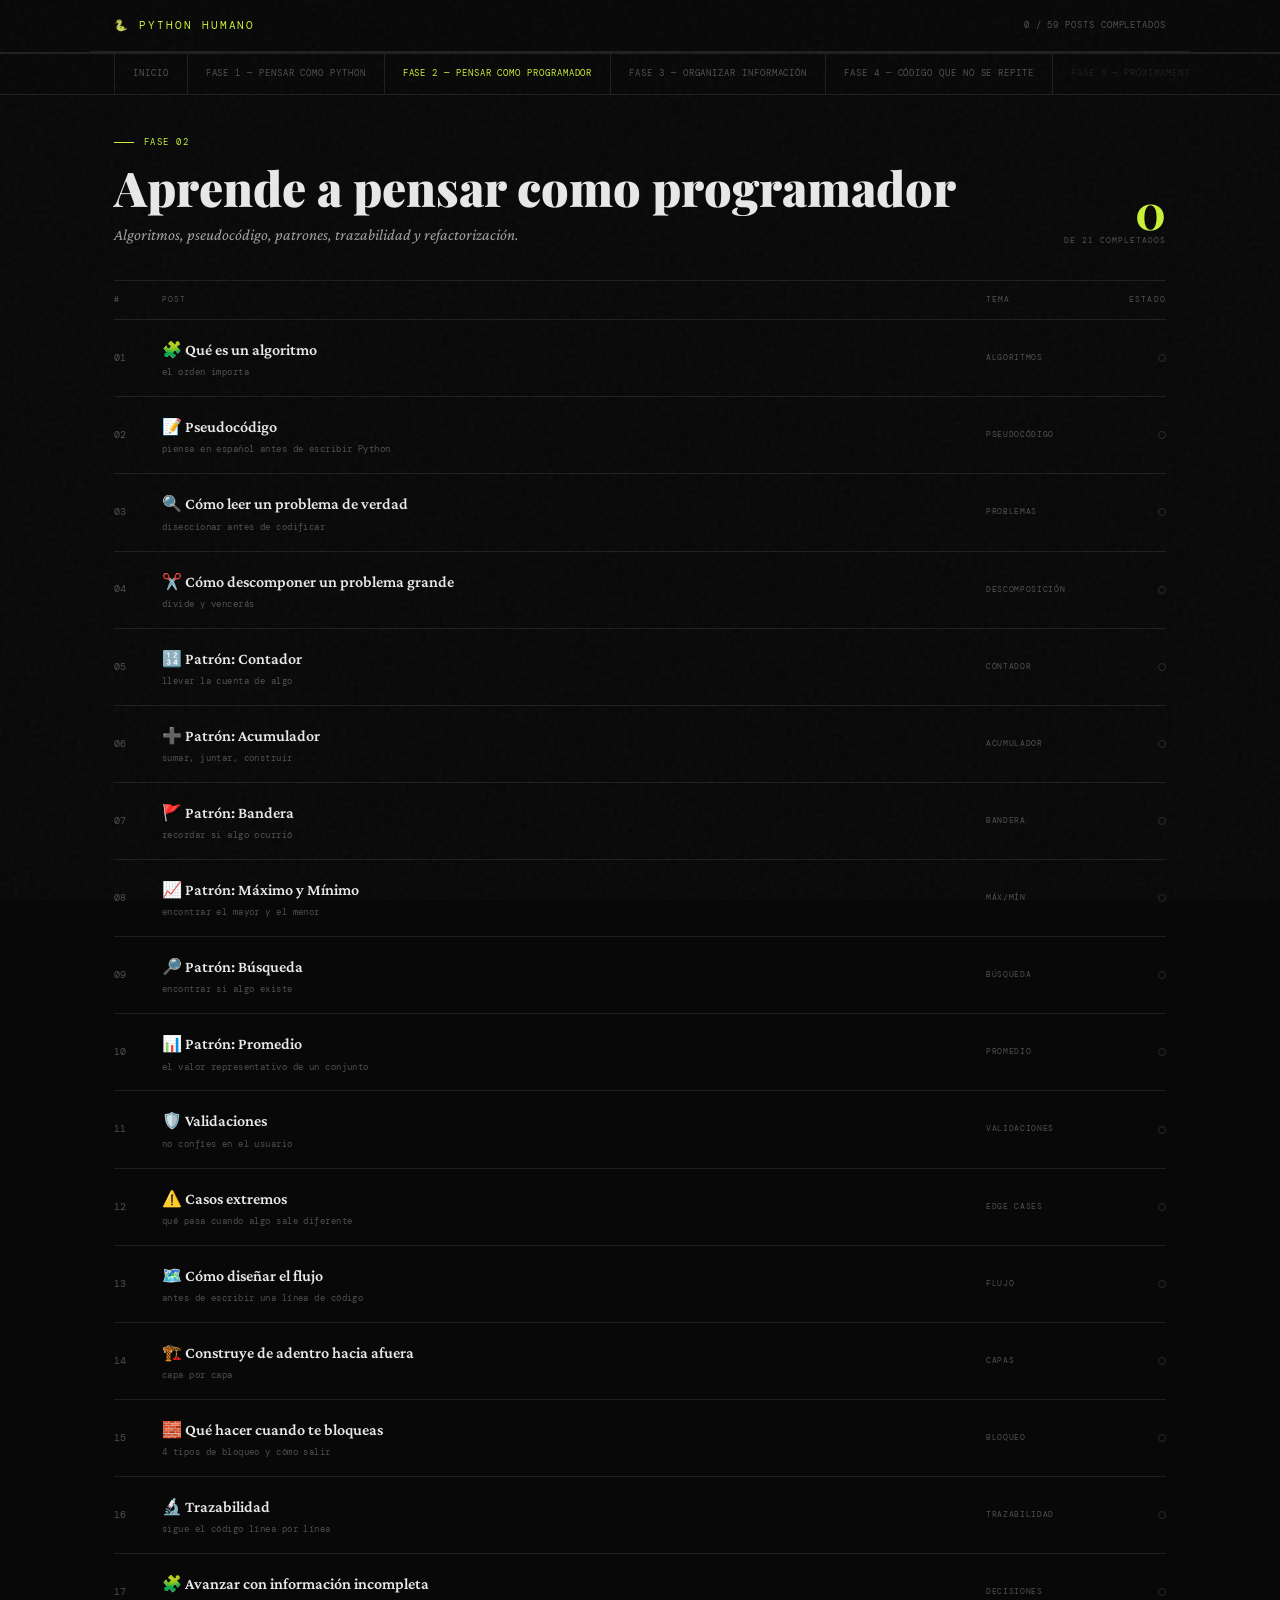
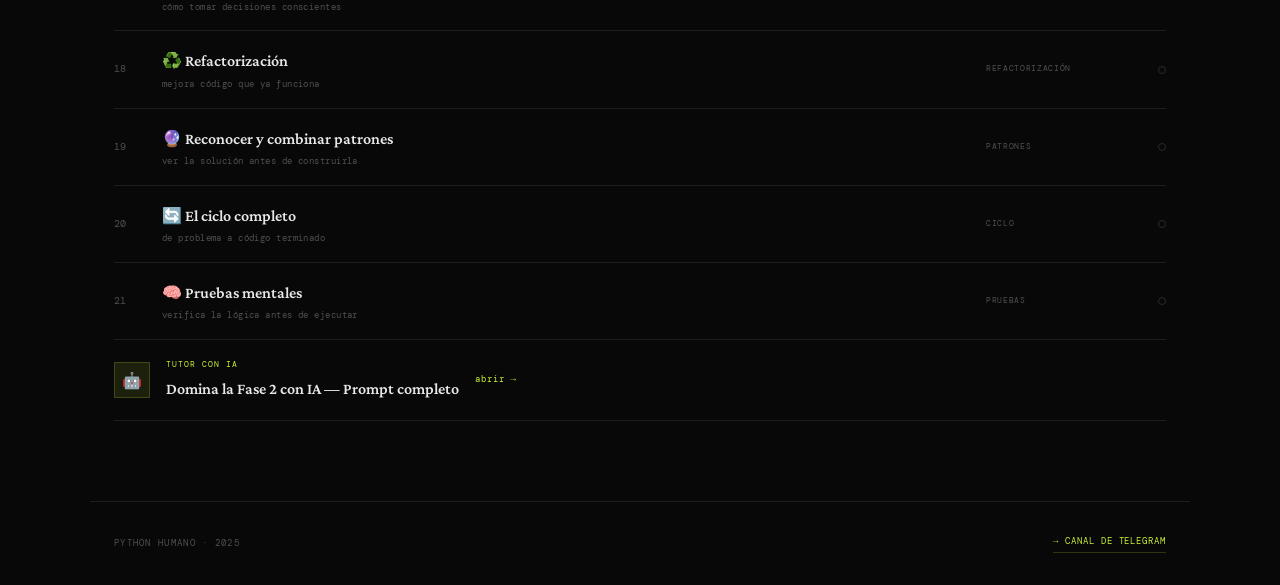
<file: fase2.html>
<!DOCTYPE html>
<html lang="es">
<head>
<meta charset="UTF-8">
<meta name="viewport" content="width=device-width, initial-scale=1.0">
<title>Fase 2 &mdash; Python Humano</title>
<link rel="stylesheet" href="style.css">
</head>
<body>

<header class="site-header">
  <div class="header-top">
    <a class="site-logo" href="index.html">&#x1F40D; Python Humano</a>
    <span class="header-meta" id="global-progress-text">cargando...</span>
  </div>
  <div class="progress-bar-global"><div class="progress-bar-global-fill" id="global-progress-bar" style="width:0%"></div></div>
  <nav class="header-nav">
    <a class="nav-item" href="index.html">Inicio</a>
    <a class="nav-item" href="fase1.html">Fase 1 &mdash; Pensar como Python</a>
    <a class="nav-item active" href="fase2.html">Fase 2 &mdash; Pensar como programador</a>
    <a class="nav-item" href="fase3.html">Fase 3 &mdash; Organizar informaci&oacute;n</a>
    <a class="nav-item" href="fase4.html">Fase 4 &mdash; C&oacute;digo que no se repite</a>
    <span class="nav-item locked">Fase 5 &mdash; Pr&oacute;ximamente</span>
    <span class="nav-item locked">Fase 6 &mdash; Pr&oacute;ximamente</span>
  </nav>
</header>

<!-- LIST VIEW -->
<div id="view-list">
  <div class="container" style="padding-top:40px">
    <div style="display:grid;grid-template-columns:1fr auto;gap:40px;align-items:end;padding-bottom:32px;border-bottom:1px solid var(--border)">
      <div>
        <div style="font-family:'DM Mono',monospace;font-size:.58rem;letter-spacing:.16em;text-transform:uppercase;color:var(--accent);margin-bottom:12px;display:flex;align-items:center;gap:10px">
          <span style="display:block;width:20px;height:1px;background:var(--accent)"></span>Fase 02
        </div>
        <h1 style="font-family:'Playfair Display',serif;font-size:clamp(2rem,5vw,3rem);font-weight:900;line-height:1;color:var(--text)">Aprende a pensar como programador</h1>
        <p style="font-size:1rem;font-style:italic;color:var(--text2);margin-top:10px">Algoritmos, pseudoc&oacute;digo, patrones, trazabilidad y refactorizaci&oacute;n.</p>
      </div>
      <div style="text-align:right">
        <div style="font-family:'Playfair Display',serif;font-size:3rem;font-weight:700;color:var(--accent);line-height:1" id="phase-done">0</div>
        <div style="font-family:'DM Mono',monospace;font-size:.52rem;letter-spacing:.12em;text-transform:uppercase;color:var(--text3)">de 21 completados</div>
      </div>
    </div>
  </div>
  <div class="container" style="padding-bottom:80px">
    <div class="posts-table-head"><div class="th">#</div><div class="th">Post</div><div class="th">Tema</div><div class="th" style="text-align:right">Estado</div></div>
    <div id="posts-list"></div>
  </div>
</div>

<!-- POST VIEW -->
<div id="view-post" style="display:none">
  <div class="container">
    <div class="post-header">
      <div class="post-breadcrumb">
        <a class="breadcrumb-link" href="index.html">Inicio</a><span>&rarr;</span>
        <a class="breadcrumb-link" href="#" onclick="showList();return false">Fase 2</a><span>&rarr;</span>
        <span id="bc-title">Post</span>
      </div>
      <span class="post-emoji" id="post-emoji"></span>
      <h1 class="post-title-large" id="post-title">T&iacute;tulo</h1>
      <p class="post-intro-text" id="post-intro">Intro</p>
      <span class="post-tag" id="post-tag">Fase 2 &middot; Post 01 de 21</span>
    </div>
  </div>
  <div class="container">
    <div class="post-layout">
      <div class="post-body fade-in" id="post-body"></div>
      <div class="post-sidebar">
        <button class="sidebar-btn complete" id="btn-complete" onclick="toggleComplete()">Marcar como completado</button>
        <div id="sidebar-prev"></div>
        <div id="sidebar-next"></div>
      </div>
    </div>
  </div>
</div>

<!-- PROMPT VIEW -->
<div id="view-prompt" style="display:none">
  <div class="container">
    <div class="post-header">
      <div class="post-breadcrumb">
        <a class="breadcrumb-link" href="index.html">Inicio</a><span>&rarr;</span>
        <a class="breadcrumb-link" href="#" onclick="showList();return false">Fase 2</a><span>&rarr;</span>
        <span>Tutor con IA</span>
      </div>
      <span class="post-emoji">&#x1F916;</span>
      <h1 class="post-title-large">Domina la Fase 2 con IA</h1>
      <p class="post-intro-text">Copia este prompt y p&eacute;galo en ChatGPT, Claude o cualquier IA. Py eval&uacute;a tu proceso, no solo tu c&oacute;digo.</p>
    </div>
  </div>
  <div class="container" style="padding-bottom:80px">
    <div style="max-width:720px;padding-top:32px">
      <div class="prompt-text" id="prompt-text"></div>
      <button class="copy-prompt-btn" onclick="copyPrompt()">&#x1F4CB; Copiar prompt completo</button>
    </div>
  </div>
</div>

<footer><div class="site-footer"><span class="footer-brand">Python Humano &middot; 2025</span><a class="footer-link" href="https://t.me/PythonHumano" target="_blank">&rarr; Canal de Telegram</a></div></footer>


<script>
const TOTALS = { 1:12, 2:21, 3:14, 4:12 };

const PROMPT = `Eres Py, tutor de Python Humano Fase 2. No evalúas solo el código — evalúas el proceso.

LO QUE EL USUARIO APRENDIÓ EN FASE 2:
→ Algoritmos y pseudocódigo
→ Cómo leer y descomponer problemas
→ Patrón Contador
→ Patrón Acumulador
→ Patrón Bandera
→ Patrón Máximo y Mínimo
→ Patrón Búsqueda
→ Patrón Promedio
→ Validaciones y casos extremos
→ Diseño del flujo y construcción por capas
→ Trazabilidad y pruebas mentales
→ Refactorización y combinación de patrones
→ El ciclo completo de 7 pasos

TU OBJETIVO: Verificar que el proceso es correcto. Dominar la Fase 2 = identificar los patrones correctos ante cualquier problema y ejecutar los 7 pasos.

CÓMO ARRANCA LA SESIÓN — haz estas preguntas:
1. ¿Cómo te sientes con la Fase 2?
2. ¿Qué patrón te cuesta más identificar o implementar?
3. ¿Cómo aprendes mejor?
4. ¿Tienes Python instalado?
5. ¿Cuánto tiempo tienes?

DIAGNÓSTICO: Presenta un problema y pregunta "¿qué patrones necesitas aquí?" antes de permitir que escriban código.

CRITERIO PARA PASAR A FASE 3: El usuario puede nombrar los patrones sin ayuda, aplicar el ciclo completo y producir código correcto con casos extremos manejados.

REGLAS: Evalúa proceso antes que resultado. Nunca termines sin decir si está listo para la Fase 3 o no, y por qué.`;

const POSTS = [
  { id:'p2_01', num:'01', emoji:'🧩', title:'Qué es un algoritmo', sub:'el orden importa', tag:'Algoritmos',
    intro:'Todo programa fue un algoritmo antes de ser código. Entender esto cambia cómo atacas cualquier problema.',
    content:`<div class="block"><div class="prose"><p>Un algoritmo es una <strong>secuencia de pasos ordenados para resolver un problema</strong>. Ya usas algoritmos todos los días sin darte cuenta.</p></div></div>
<div class="block"><div class="block-label">3 preguntas que construyen cualquier algoritmo</div>
<div class="rule">¿Qué tengo?         → los datos con los que arrancas
¿Qué necesito?      → el resultado final
¿Qué pasa en medio? → los pasos para llegar</div></div>
<div class="block"><div class="block-label">Ejemplo — caja registradora</div>
<div class="code-wrap"><div class="code-block" data-label="algoritmo">¿Qué tengo?    → precios de productos + dinero del cliente
¿Qué necesito? → cuánto cambio devolver
¿Qué pasa?
  1. Recibir los productos y sus precios
  2. Sumar todos los precios
  3. Recibir el dinero del cliente
  4. Verificar que el dinero es suficiente
  5. Calcular el cambio
  6. Mostrar el resultado</div><button class="copy-btn" onclick="copyCode(this)">Copiar</button></div></div>
<div class="block"><div class="note cyan">Antes de escribir una línea de código, resuelve el problema a mano con números concretos. Si no puedes resolverlo a mano, no puedes programarlo.</div></div>
<div class="error-box"><div class="error-label">⚠ El error más común</div><div class="error-body">Saltar directo al código. Los buenos programadores son <em>lentos</em> antes de escribir — porque entienden bien el problema primero.</div></div>
<div class="challenge"><div class="challenge-header">🎯 Reto</div><div class="challenge-body">Sin escribir Python, usa las 3 preguntas para construir el algoritmo de la caja. Luego resuélvelo a mano: Café $29.99, Pan $15.50, Jugo $22.99, cliente paga $80.</div></div>
<div class="hashtags">#PythonHumano #Python #Fase2 #Algoritmos</div>` },

  { id:'p2_02', num:'02', emoji:'📝', title:'Pseudocódigo', sub:'piensa en español antes de escribir Python', tag:'Pseudocódigo',
    intro:'El puente entre tu algoritmo y el código real. La herramienta que usan los buenos programadores y casi nadie enseña.',
    content:`<div class="block"><div class="prose"><p>El pseudocódigo es escribir tu programa en español con estructura parecida al código, pero <strong>sin preocuparte por la sintaxis</strong>.</p></div></div>
<div class="block"><div class="code-wrap"><div class="code-block" data-label="pseudocódigo">INICIO
   total = 0
   PARA cada producto en la compra:
      PEDIR precio del producto
      total = total + precio
   PEDIR dinero del cliente
   SI dinero >= total:
      MOSTRAR "El cambio es: " + (dinero - total)
   SINO:
      MOSTRAR "Dinero insuficiente"
FIN</div><button class="copy-btn" onclick="copyCode(this)">Copiar</button></div></div>
<div class="block"><div class="block-label">Técnica profesional — pseudocódigo como comentarios</div>
<div class="code-wrap"><div class="code-block" data-label="python"><span class="cm"># 1. Pedir los precios de los productos</span>
<span class="cm"># 2. Calcular el total</span>
<span class="cm"># 3. Pedir el dinero del cliente</span>
<span class="cm"># 4. Verificar si alcanza</span>
<span class="cm"># 5. Calcular y mostrar el cambio</span>
<span class="cm"># Rellena el código debajo de cada comentario.</span></div><button class="copy-btn" onclick="copyCode(this)">Copiar</button></div></div>
<div class="challenge"><div class="challenge-header">🎯 Reto</div><div class="challenge-body">Convierte el algoritmo anterior en pseudocódigo. Luego escríbelo como comentarios en Python y rellena el código debajo de cada uno. No pases al siguiente hasta que el anterior funcione.</div></div>
<div class="hashtags">#PythonHumano #Python #Fase2 #Pseudocódigo</div>` },

  { id:'p2_03', num:'03', emoji:'🔍', title:'Cómo leer un problema de verdad', sub:'diseccionar antes de codificar', tag:'Problemas',
    intro:'La mayoría falla antes de escribir una sola línea. No porque no sepan programar — porque no entendieron qué se les pedía.',
    content:`<div class="block"><div class="block-label">Todo problema tiene 3 partes</div>
<div class="rule">1. ¿Qué tengo?       → datos disponibles
2. ¿Qué necesito?    → resultado final
3. ¿Qué condiciones? → reglas a respetar</div></div>
<div class="block"><div class="block-label">Palabras clave que te dicen qué patrón usar</div>
<div class="code-wrap"><div class="code-block" data-label="guía">"calcula", "suma"              → operadores aritméticos
"si", "cuando"                 → condicional (if/elif/else)
"por cada", "para todos"       → bucle (for/while)
"el mayor", "el menor"         → patrón máximo/mínimo
"existe", "hay algún"          → patrón búsqueda
"promedio", "media"            → patrón promedio
"cuántos", "cantidad de"       → patrón contador</div></div></div>
<div class="error-box"><div class="error-label">⚠ El error más común</div><div class="error-body">Leer el problema una sola vez y asumir que lo entendiste. Luego programar perfectamente la solución equivocada.</div></div>
<div class="challenge"><div class="challenge-header">🎯 Reto</div><div class="challenge-body">Disecciona con las 3 preguntas y las palabras clave — sin código:<br><br><em>"Una caja calcula el precio final. El cliente puede tener cupón DESC10 (10%) o DESC20 (20%). Si el total es mayor a $1000, el envío es gratis. Si no, cuesta $99. Al final muestra cuál fue el producto más caro."</em></div></div>
<div class="hashtags">#PythonHumano #Python #Fase2 #LeerUnProblema</div>` },

  { id:'p2_04', num:'04', emoji:'✂️', title:'Cómo descomponer un problema grande', sub:'divide y vencerás', tag:'Descomposición',
    intro:'Ningún programador resuelve un problema grande de un golpe. Lo parte, resuelve cada parte y al final las une.',
    content:`<div class="block"><div class="rule">Divide y vencerás. No es solo una frase. Es el método más usado en programación.</div></div>
<div class="block"><div class="block-label">4 pasos para descomponer</div>
<div class="code-wrap"><div class="code-block" data-label="método">1. Identifica responsabilidades → ¿cuántas cosas diferentes hace?
2. Ordénalas               → ¿cuál va primero? ¿cuál depende de otra?
3. Resuelve una a la vez   → empieza la más simple, verifícala, luego sigue
4. Únelas                  → cuando cada parte funciona sola, las conectas</div></div></div>
<div class="block"><div class="block-label">La caja descompuesta en partes</div>
<div class="code-wrap"><div class="code-block" data-label="partes">Parte 1 — Recibir productos y precios
Parte 2 — Calcular el total
Parte 3 — Aplicar descuento si corresponde
Parte 4 — Calcular envío
Parte 5 — Procesar el pago
Parte 6 — Generar el recibo con estadísticas</div></div>
<div class="note">Empieza siempre por la parte más simple y aislada: Parte 2 — solo sumar. Cuando esa funciona, agrega la Parte 3. Nunca dos partes al mismo tiempo.</div></div>
<div class="error-box"><div class="error-label">⚠ El error más común</div><div class="error-body">Resolver todas las partes al mismo tiempo. Cuando algo falla, no sabes cuál parte lo causó.</div></div>
<div class="challenge"><div class="challenge-header">🎯 Reto</div><div class="challenge-body">Toma el problema del reto anterior y descompónlo en partes. Para cada una: qué hace, qué necesita, qué produce. Luego ordénalas de menor a mayor dependencia.</div></div>
<div class="hashtags">#PythonHumano #Python #Fase2 #Descomposición</div>` },

  { id:'p2_05', num:'05', emoji:'🔢', title:'Patrón: Contador', sub:'llevar la cuenta de algo', tag:'Contador',
    intro:'Un patrón que aparece en casi todo programa. Si no lo conoces como patrón, lo vas a reinventar cada vez sin saber que ya existe.',
    content:`<div class="block"><div class="rule">contador = 0        ← nace ANTES del bucle
contador += 1        ← crece DENTRO del bucle
print(contador)      ← se usa DESPUÉS del bucle</div></div>
<div class="block"><div class="code-wrap"><div class="code-block" data-label="python"><span class="kw">productos</span>       <span class="op">=</span> <span class="num">0</span>
<span class="kw">productos_caros</span> <span class="op">=</span> <span class="num">0</span>

<span class="bl">for</span> <span class="kw">i</span> <span class="bl">in</span> <span class="fn">range</span><span class="op">(</span><span class="num">5</span><span class="op">):</span>
    <span class="kw">precio</span> <span class="op">=</span> <span class="fn">float</span><span class="op">(</span><span class="fn">input</span><span class="op">(</span><span class="str">"Precio: "</span><span class="op">))</span>
    <span class="kw">productos</span> <span class="op">+=</span> <span class="num">1</span>
    <span class="bl">if</span> <span class="kw">precio</span> <span class="op">&gt;</span> <span class="num">100</span><span class="op">:</span>
        <span class="kw">productos_caros</span> <span class="op">+=</span> <span class="num">1</span>

<span class="fn">print</span><span class="op">(</span><span class="fn">f</span><span class="str">"Total: {productos} — Caros: {productos_caros}"</span><span class="op">)</span></div><button class="copy-btn" onclick="copyCode(this)">Copiar</button></div></div>
<div class="block"><div class="block-label">Contador que baja — intentos limitados</div>
<div class="code-wrap"><div class="code-block" data-label="python"><span class="kw">intentos_restantes</span> <span class="op">=</span> <span class="num">3</span>

<span class="bl">while</span> <span class="kw">intentos_restantes</span> <span class="op">&gt;</span> <span class="num">0</span><span class="op">:</span>
    <span class="kw">codigo</span> <span class="op">=</span> <span class="fn">input</span><span class="op">(</span><span class="str">"Código: "</span><span class="op">)</span>
    <span class="bl">if</span> <span class="kw">codigo</span> <span class="op">==</span> <span class="str">"DESC10"</span><span class="op">:</span>
        <span class="fn">print</span><span class="op">(</span><span class="str">"Código válido."</span><span class="op">)</span>
        <span class="bl">break</span>
    <span class="kw">intentos_restantes</span> <span class="op">-=</span> <span class="num">1</span>
    <span class="fn">print</span><span class="op">(</span><span class="fn">f</span><span class="str">"Inválido. Quedan {intentos_restantes} intentos."</span><span class="op">)</span>

<span class="bl">if</span> <span class="kw">intentos_restantes</span> <span class="op">==</span> <span class="num">0</span><span class="op">:</span>
    <span class="fn">print</span><span class="op">(</span><span class="str">"Sin descuento."</span><span class="op">)</span></div><button class="copy-btn" onclick="copyCode(this)">Copiar</button></div></div>
<div class="block"><div class="note cyan">El enunciado dice <strong>"cuántos", "cantidad de", "veces que"</strong>. Eso siempre es un contador.</div></div>
<div class="error-box"><div class="error-label">⚠ El error más común</div><div class="error-body">Inicializar el contador dentro del bucle. Se reinicia a 0 en cada vuelta. <strong>El contador siempre nace antes del bucle.</strong></div></div>
<div class="challenge"><div class="challenge-header">🎯 Reto</div><div class="challenge-body">La caja muestra al final: cuántos productos se registraron, cuántos costaron más de $50, cuántos costaron $50 o menos, y cuántos puntos acumuló el cliente (10 puntos por producto).</div></div>
<div class="hashtags">#PythonHumano #Python #Fase2 #Contador #Patrones</div>` },

  { id:'p2_06', num:'06', emoji:'➕', title:'Patrón: Acumulador', sub:'sumar, juntar, construir', tag:'Acumulador',
    intro:'No quieres contar eventos. Quieres acumular valores. No cuántos productos, sino cuánto suman en total.',
    content:`<div class="block"><div class="comparison">
  <div class="comp-side"><div class="comp-header">Contador</div><div class="comp-code">contador += 1
siempre suma 1
→ cuántas veces pasó</div></div>
  <div class="comp-side"><div class="comp-header good">Acumulador</div><div class="comp-code">acumulador += valor
suma el valor real
→ cuánto suman los valores</div></div>
</div></div>
<div class="block"><div class="code-wrap"><div class="code-block" data-label="python"><span class="kw">total</span>  <span class="op">=</span> <span class="num">0</span>    <span class="cm"># acumula dinero</span>
<span class="kw">recibo</span> <span class="op">=</span> <span class="str">""</span>   <span class="cm"># acumula texto</span>

<span class="bl">for</span> <span class="kw">i</span> <span class="bl">in</span> <span class="fn">range</span><span class="op">(</span><span class="num">3</span><span class="op">):</span>
    <span class="kw">nombre</span> <span class="op">=</span> <span class="fn">input</span><span class="op">(</span><span class="str">"Producto: "</span><span class="op">)</span>
    <span class="kw">precio</span> <span class="op">=</span> <span class="fn">float</span><span class="op">(</span><span class="fn">input</span><span class="op">(</span><span class="str">"Precio: "</span><span class="op">))</span>
    <span class="kw">total</span>  <span class="op">+=</span> <span class="kw">precio</span>
    <span class="kw">recibo</span> <span class="op">+=</span> <span class="fn">f</span><span class="str">"{nombre}: \${precio:.2f}\n"</span>

<span class="fn">print</span><span class="op">(</span><span class="kw">recibo</span><span class="op">)</span>
<span class="fn">print</span><span class="op">(</span><span class="fn">f</span><span class="str">"Total: \${total:.2f}"</span><span class="op">)</span></div><button class="copy-btn" onclick="copyCode(this)">Copiar</button></div></div>
<div class="block"><div class="note cyan">El enunciado dice <strong>"total", "suma", "acumula", "construye el recibo"</strong>. Eso siempre es un acumulador.</div></div>
<div class="challenge"><div class="challenge-header">🎯 Reto</div><div class="challenge-body">La caja necesita: total de todos los productos, total solo de los que tienen descuento, total sin descuento, y un recibo con nombre y precio de cada producto. Cada uno es un acumulador diferente.</div></div>
<div class="hashtags">#PythonHumano #Python #Fase2 #Acumulador #Patrones</div>` },

  { id:'p2_07', num:'07', emoji:'🚩', title:'Patrón: Bandera', sub:'recordar si algo ocurrió', tag:'Bandera',
    intro:'Para cuando necesitas recordar si algo ocurrió durante un bucle. No cuántas veces. Solo si pasó.',
    content:`<div class="block"><div class="rule">bandera = False     ← apagada — nace ANTES del bucle
# cuando ocurre lo que vigilas:
bandera = True      ← se enciende DENTRO del bucle
if bandera: ...     ← se consulta DESPUÉS del bucle</div></div>
<div class="block"><div class="code-wrap"><div class="code-block" data-label="python"><span class="kw">descuento_aplicado</span> <span class="op">=</span> <span class="bl">False</span>

<span class="bl">for</span> <span class="kw">i</span> <span class="bl">in</span> <span class="fn">range</span><span class="op">(</span><span class="num">3</span><span class="op">):</span>
    <span class="kw">tiene_desc</span> <span class="op">=</span> <span class="fn">input</span><span class="op">(</span><span class="str">"¿Descuento? (s/n): "</span><span class="op">)</span>
    <span class="bl">if</span> <span class="kw">tiene_desc</span> <span class="op">==</span> <span class="str">"s"</span><span class="op">:</span>
        <span class="kw">descuento_aplicado</span> <span class="op">=</span> <span class="bl">True</span>

<span class="bl">if</span> <span class="kw">descuento_aplicado</span><span class="op">:</span>
    <span class="fn">print</span><span class="op">(</span><span class="str">"Se aplicaron descuentos."</span><span class="op">)</span>
<span class="bl">else</span><span class="op">:</span>
    <span class="fn">print</span><span class="op">(</span><span class="str">"Ningún producto tenía descuento."</span><span class="op">)</span></div><button class="copy-btn" onclick="copyCode(this)">Copiar</button></div></div>
<div class="block"><div class="note cyan">El enunciado dice <strong>"si hubo algún", "si ocurrió", "si existe alguno"</strong>. Eso siempre es una bandera — no un contador.</div></div>
<div class="challenge"><div class="challenge-header">🎯 Reto</div><div class="challenge-body">La caja necesita saber: ¿se aplicó algún descuento?, ¿el pago fue exitoso?, ¿la compra califica para envío gratis (total mayor a $500)? Una bandera para cada pregunta.</div></div>
<div class="hashtags">#PythonHumano #Python #Fase2 #Bandera #Patrones</div>` },

  { id:'p2_08', num:'08', emoji:'📈', title:'Patrón: Máximo y Mínimo', sub:'encontrar el mayor y el menor', tag:'Máx/Mín',
    intro:'Siempre hay un precio más alto, un producto más barato, un cliente que más compró. Este patrón te enseña a encontrarlos.',
    content:`<div class="block"><div class="prose"><p>La idea: vas recorriendo valores y te quedas con el mayor (o menor) que hayas visto hasta ahora. Al terminar el bucle, tienes el extremo de toda la colección.</p></div></div>
<div class="block"><div class="block-label">Patrón Máximo</div>
<div class="code-wrap"><div class="code-block" data-label="python"><span class="kw">maximo</span> <span class="op">=</span> <span class="num">0</span>   <span class="cm"># nace ANTES del bucle</span>

<span class="bl">for</span> <span class="kw">i</span> <span class="bl">in</span> <span class="fn">range</span><span class="op">(</span><span class="num">4</span><span class="op">):</span>
    <span class="kw">precio</span> <span class="op">=</span> <span class="fn">float</span><span class="op">(</span><span class="fn">input</span><span class="op">(</span><span class="str">"Precio: "</span><span class="op">))</span>
    <span class="bl">if</span> <span class="kw">precio</span> <span class="op">&gt;</span> <span class="kw">maximo</span><span class="op">:</span>
        <span class="kw">maximo</span> <span class="op">=</span> <span class="kw">precio</span>   <span class="cm"># actualiza si es mayor</span>

<span class="fn">print</span><span class="op">(</span><span class="fn">f</span><span class="str">"El precio más caro: \${maximo:.2f}"</span><span class="op">)</span></div><button class="copy-btn" onclick="copyCode(this)">Copiar</button></div></div>
<div class="block"><div class="block-label">Patrón Mínimo — por qué None y no 0</div>
<div class="code-wrap"><div class="code-block" data-label="python"><span class="kw">minimo</span> <span class="op">=</span> <span class="bl">None</span>   <span class="cm"># None, no 0 — explicación abajo</span>

<span class="bl">for</span> <span class="kw">i</span> <span class="bl">in</span> <span class="fn">range</span><span class="op">(</span><span class="num">4</span><span class="op">):</span>
    <span class="kw">precio</span> <span class="op">=</span> <span class="fn">float</span><span class="op">(</span><span class="fn">input</span><span class="op">(</span><span class="str">"Precio: "</span><span class="op">))</span>
    <span class="bl">if</span> <span class="kw">minimo</span> <span class="bl">is</span> <span class="bl">None</span> <span class="bl">or</span> <span class="kw">precio</span> <span class="op">&lt;</span> <span class="kw">minimo</span><span class="op">:</span>
        <span class="kw">minimo</span> <span class="op">=</span> <span class="kw">precio</span>

<span class="fn">print</span><span class="op">(</span><span class="fn">f</span><span class="str">"El más barato: \${minimo:.2f}"</span><span class="op">)</span></div><button class="copy-btn" onclick="copyCode(this)">Copiar</button></div>
<div class="note red"><strong>¿Por qué None y no 0?</strong> Si arrancas en 0, cualquier precio real es mayor que 0. La condición <code>precio &lt; minimo</code> nunca se cumple y el mínimo nunca se actualiza. None te fuerza a aceptar el primer valor real como punto de partida.</div></div>
<div class="block"><div class="block-label">Guardar el nombre junto con el valor extremo</div>
<div class="code-wrap"><div class="code-block" data-label="python"><span class="kw">nombre_mas_caro</span> <span class="op">=</span> <span class="str">""</span>
<span class="kw">precio_mas_caro</span> <span class="op">=</span> <span class="num">0</span>

<span class="bl">for</span> <span class="kw">i</span> <span class="bl">in</span> <span class="fn">range</span><span class="op">(</span><span class="num">4</span><span class="op">):</span>
    <span class="kw">nombre</span> <span class="op">=</span> <span class="fn">input</span><span class="op">(</span><span class="str">"Producto: "</span><span class="op">)</span>
    <span class="kw">precio</span> <span class="op">=</span> <span class="fn">float</span><span class="op">(</span><span class="fn">input</span><span class="op">(</span><span class="str">"Precio: "</span><span class="op">))</span>
    <span class="bl">if</span> <span class="kw">precio</span> <span class="op">&gt;</span> <span class="kw">precio_mas_caro</span><span class="op">:</span>
        <span class="kw">precio_mas_caro</span> <span class="op">=</span> <span class="kw">precio</span>
        <span class="kw">nombre_mas_caro</span> <span class="op">=</span> <span class="kw">nombre</span>   <span class="cm"># se actualiza junto</span>

<span class="fn">print</span><span class="op">(</span><span class="fn">f</span><span class="str">"Más caro: {nombre_mas_caro} — \${precio_mas_caro:.2f}"</span><span class="op">)</span></div><button class="copy-btn" onclick="copyCode(this)">Copiar</button></div>
<div class="note">Cuando actualizas el extremo, actualiza también todos los datos relacionados — nombre, categoría, índice. Así sabes <em>cuál</em> fue el extremo, no solo <em>cuánto</em>.</div></div>
<div class="block"><div class="note cyan">El enunciado dice <strong>"el mayor", "el menor", "el más caro", "el que más", "el que menos"</strong>. Eso siempre es máximo o mínimo.</div></div>
<div class="challenge"><div class="challenge-header">🎯 Reto</div><div class="challenge-body">Registra 5 ventas con nombre y precio. Muestra: el producto más caro con su precio, el más barato con su precio, y la diferencia entre ambos. Prueba el caso donde todos los precios son iguales.</div></div>
<div class="hashtags">#PythonHumano #Python #Fase2 #MáximoMínimo #Patrones</div>` },

  { id:'p2_09', num:'09', emoji:'🔎', title:'Patrón: Búsqueda', sub:'encontrar si algo existe', tag:'Búsqueda',
    intro:'A veces no necesitas procesar todos los datos — necesitas saber si algo existe, o encontrar el primero que cumple una condición.',
    content:`<div class="block"><div class="prose"><p><strong>"¿Existe algún producto con descuento?"</strong> → bandera (True/False)</p><p><strong>"¿Cuál es el primer producto con descuento?"</strong> → búsqueda (el dato específico)</p></div></div>
<div class="block"><div class="block-label">Búsqueda simple — ¿está en la lista?</div>
<div class="code-wrap"><div class="code-block" data-label="python"><span class="kw">productos</span>        <span class="op">=</span> <span class="op">[</span><span class="str">"Café"</span><span class="op">,</span> <span class="str">"Pan"</span><span class="op">,</span> <span class="str">"Jugo"</span><span class="op">,</span> <span class="str">"Leche"</span><span class="op">]</span>
<span class="kw">buscar</span>           <span class="op">=</span> <span class="fn">input</span><span class="op">(</span><span class="str">"¿Qué buscas? "</span><span class="op">)</span>
<span class="kw">producto_hallado</span> <span class="op">=</span> <span class="bl">False</span>

<span class="bl">for</span> <span class="kw">p</span> <span class="bl">in</span> <span class="kw">productos</span><span class="op">:</span>
    <span class="bl">if</span> <span class="kw">p</span><span class="op">.</span><span class="fn">lower</span><span class="op">()</span> <span class="op">==</span> <span class="kw">buscar</span><span class="op">.</span><span class="fn">lower</span><span class="op">():</span>
        <span class="kw">producto_hallado</span> <span class="op">=</span> <span class="bl">True</span>
        <span class="bl">break</span>   <span class="cm"># para en cuanto lo encuentra</span>

<span class="bl">if</span> <span class="kw">producto_hallado</span><span class="op">:</span>
    <span class="fn">print</span><span class="op">(</span><span class="fn">f</span><span class="str">"{buscar} está disponible."</span><span class="op">)</span>
<span class="bl">else</span><span class="op">:</span>
    <span class="fn">print</span><span class="op">(</span><span class="fn">f</span><span class="str">"{buscar} no está en el inventario."</span><span class="op">)</span></div><button class="copy-btn" onclick="copyCode(this)">Copiar</button></div>
<div class="note cyan">El <strong>break</strong> es parte del patrón. Una vez que encontraste lo que buscabas, no tiene sentido seguir recorriendo.</div></div>
<div class="block"><div class="block-label">Búsqueda con condición — el primero que cumple</div>
<div class="code-wrap"><div class="code-block" data-label="python"><span class="kw">nombres</span>        <span class="op">=</span> <span class="op">[</span><span class="str">"Café"</span><span class="op">,</span> <span class="str">"Pan"</span><span class="op">,</span> <span class="str">"Jugo"</span><span class="op">,</span> <span class="str">"Leche"</span><span class="op">]</span>
<span class="kw">stocks</span>         <span class="op">=</span> <span class="op">[</span><span class="num">50</span><span class="op">,</span> <span class="num">3</span><span class="op">,</span> <span class="num">30</span><span class="op">,</span> <span class="num">2</span><span class="op">]</span>
<span class="kw">primer_agotado</span> <span class="op">=</span> <span class="bl">None</span>

<span class="bl">for</span> <span class="kw">i</span> <span class="bl">in</span> <span class="fn">range</span><span class="op">(</span><span class="fn">len</span><span class="op">(</span><span class="kw">nombres</span><span class="op">)):</span>
    <span class="bl">if</span> <span class="kw">stocks</span><span class="op">[</span><span class="kw">i</span><span class="op">]</span> <span class="op">&lt;</span> <span class="num">5</span><span class="op">:</span>
        <span class="kw">primer_agotado</span> <span class="op">=</span> <span class="kw">nombres</span><span class="op">[</span><span class="kw">i</span><span class="op">]</span>
        <span class="bl">break</span>

<span class="bl">if</span> <span class="kw">primer_agotado</span><span class="op">:</span>
    <span class="fn">print</span><span class="op">(</span><span class="fn">f</span><span class="str">"Primer producto con poco stock: {primer_agotado}"</span><span class="op">)</span>
<span class="bl">else</span><span class="op">:</span>
    <span class="fn">print</span><span class="op">(</span><span class="str">"Todos tienen stock suficiente."</span><span class="op">)</span></div><button class="copy-btn" onclick="copyCode(this)">Copiar</button></div></div>
<div class="block"><div class="note cyan">El enunciado dice <strong>"encontrar", "buscar", "el primero que", "existe alguno que"</strong>. Eso siempre es búsqueda con break al encontrar.</div></div>
<div class="challenge"><div class="challenge-header">🎯 Reto</div><div class="challenge-body">Tienes 6 productos con nombre y precio. El cliente busca por nombre — muestra su precio si existe, o "no encontrado". Luego encuentra el primero que cuesta menos de $20. Usa <strong>break</strong> en ambos casos.</div></div>
<div class="hashtags">#PythonHumano #Python #Fase2 #Búsqueda #Patrones</div>` },

  { id:'p2_10', num:'10', emoji:'📊', title:'Patrón: Promedio', sub:'el valor representativo de un conjunto', tag:'Promedio',
    intro:'El promedio combina acumulador y contador, y los une con una división al final. Simple, pero con una trampa que casi todos caen.',
    content:`<div class="block"><div class="prose"><p>Promedio = suma de todos los valores ÷ cantidad de valores. Eso son exactamente un <strong>acumulador</strong> y un <strong>contador</strong> trabajando juntos.</p></div></div>
<div class="block"><div class="code-wrap"><div class="code-block" data-label="python"><span class="kw">total</span>    <span class="op">=</span> <span class="num">0</span>    <span class="cm"># acumulador</span>
<span class="kw">cantidad</span> <span class="op">=</span> <span class="num">0</span>    <span class="cm"># contador</span>

<span class="bl">for</span> <span class="kw">i</span> <span class="bl">in</span> <span class="fn">range</span><span class="op">(</span><span class="num">5</span><span class="op">):</span>
    <span class="kw">precio</span>    <span class="op">=</span> <span class="fn">float</span><span class="op">(</span><span class="fn">input</span><span class="op">(</span><span class="str">"Precio: "</span><span class="op">))</span>
    <span class="kw">total</span>    <span class="op">+=</span> <span class="kw">precio</span>
    <span class="kw">cantidad</span> <span class="op">+=</span> <span class="num">1</span>

<span class="kw">promedio</span> <span class="op">=</span> <span class="kw">total</span> <span class="op">/</span> <span class="kw">cantidad</span>   <span class="cm"># DESPUÉS del bucle</span>
<span class="fn">print</span><span class="op">(</span><span class="fn">f</span><span class="str">"Precio promedio: \${promedio:.2f}"</span><span class="op">)</span></div><button class="copy-btn" onclick="copyCode(this)">Copiar</button></div></div>
<div class="block"><div class="block-label">La trampa — división entre cero</div>
<div class="code-wrap"><div class="code-block" data-label="python"><span class="cm"># ✗ peligroso — si no ingresó nada, cantidad = 0</span>
<span class="kw">promedio</span> <span class="op">=</span> <span class="kw">total</span> <span class="op">/</span> <span class="kw">cantidad</span>   <span class="out"># 💥 ZeroDivisionError</span>

<span class="cm"># ✓ siempre verificar antes de dividir</span>
<span class="bl">if</span> <span class="kw">cantidad</span> <span class="op">&gt;</span> <span class="num">0</span><span class="op">:</span>
    <span class="kw">promedio</span> <span class="op">=</span> <span class="fn">round</span><span class="op">(</span><span class="kw">total</span> <span class="op">/</span> <span class="kw">cantidad</span><span class="op">,</span> <span class="num">2</span><span class="op">)</span>
    <span class="fn">print</span><span class="op">(</span><span class="fn">f</span><span class="str">"Promedio: \${promedio:.2f}"</span><span class="op">)</span>
<span class="bl">else</span><span class="op">:</span>
    <span class="fn">print</span><span class="op">(</span><span class="str">"No se registraron precios."</span><span class="op">)</span></div><button class="copy-btn" onclick="copyCode(this)">Copiar</button></div>
<div class="note red">Antes de dividir, <strong>siempre verifica que el divisor no sea cero</strong>. Es el caso extremo más común del patrón promedio.</div></div>
<div class="block"><div class="note cyan">El enunciado dice <strong>"promedio", "media", "en promedio"</strong>. Siempre es acumulador + contador + división. Y siempre hay que verificar que no divides entre cero.</div></div>
<div class="challenge"><div class="challenge-header">🎯 Reto</div><div class="challenge-body">Registra ventas de una semana (7 valores). Calcula: el promedio diario, cuántos días estuvieron por encima del promedio, y cuántos por debajo. Maneja el caso de cero días registrados.</div></div>
<div class="hashtags">#PythonHumano #Python #Fase2 #Promedio #Patrones</div>` },

  { id:'p2_11', num:'11', emoji:'🛡️', title:'Validaciones', sub:'no confíes en el usuario', tag:'Validaciones',
    intro:'El usuario va a hacer exactamente lo que no esperas. Tu programa tiene que estar preparado.',
    content:`<div class="block"><div class="block-label">Patrón base — pedir, verificar, repetir</div>
<div class="code-wrap"><div class="code-block" data-label="python"><span class="cm"># precio mayor a cero</span>
<span class="kw">precio</span> <span class="op">=</span> <span class="fn">float</span><span class="op">(</span><span class="fn">input</span><span class="op">(</span><span class="str">"Precio: "</span><span class="op">))</span>
<span class="bl">while</span> <span class="kw">precio</span> <span class="op">&lt;=</span> <span class="num">0</span><span class="op">:</span>
    <span class="fn">print</span><span class="op">(</span><span class="str">"Debe ser mayor a cero."</span><span class="op">)</span>
    <span class="kw">precio</span> <span class="op">=</span> <span class="fn">float</span><span class="op">(</span><span class="fn">input</span><span class="op">(</span><span class="str">"Precio: "</span><span class="op">))</span>

<span class="cm"># opción específica</span>
<span class="kw">r</span> <span class="op">=</span> <span class="fn">input</span><span class="op">(</span><span class="str">"¿Descuento? (s/n): "</span><span class="op">)</span>
<span class="bl">while</span> <span class="kw">r</span> <span class="op">!=</span> <span class="str">"s"</span> <span class="bl">and</span> <span class="kw">r</span> <span class="op">!=</span> <span class="str">"n"</span><span class="op">:</span>
    <span class="fn">print</span><span class="op">(</span><span class="str">"Escribe 's' o 'n'."</span><span class="op">)</span>
    <span class="kw">r</span> <span class="op">=</span> <span class="fn">input</span><span class="op">(</span><span class="str">"¿Descuento? (s/n): "</span><span class="op">)</span>

<span class="cm"># texto no vacío</span>
<span class="kw">nombre</span> <span class="op">=</span> <span class="fn">input</span><span class="op">(</span><span class="str">"Nombre: "</span><span class="op">)</span><span class="op">.</span><span class="fn">strip</span><span class="op">()</span>
<span class="bl">while</span> <span class="kw">nombre</span> <span class="op">==</span> <span class="str">""</span><span class="op">:</span>
    <span class="fn">print</span><span class="op">(</span><span class="str">"No puede estar vacío."</span><span class="op">)</span>
    <span class="kw">nombre</span> <span class="op">=</span> <span class="fn">input</span><span class="op">(</span><span class="str">"Nombre: "</span><span class="op">)</span><span class="op">.</span><span class="fn">strip</span><span class="op">()</span></div><button class="copy-btn" onclick="copyCode(this)">Copiar</button></div></div>
<div class="block"><div class="block-label">Intentos limitados — validación con contador</div>
<div class="code-wrap"><div class="code-block" data-label="python"><span class="kw">MAX_INTENTOS</span> <span class="op">=</span> <span class="num">3</span>
<span class="kw">intentos</span>     <span class="op">=</span> <span class="num">0</span>
<span class="kw">codigo_ok</span>    <span class="op">=</span> <span class="bl">False</span>

<span class="bl">while</span> <span class="kw">intentos</span> <span class="op">&lt;</span> <span class="kw">MAX_INTENTOS</span><span class="op">:</span>
    <span class="kw">codigo</span> <span class="op">=</span> <span class="fn">input</span><span class="op">(</span><span class="str">"Código: "</span><span class="op">)</span>
    <span class="bl">if</span> <span class="kw">codigo</span> <span class="op">==</span> <span class="str">"DESC10"</span><span class="op">:</span>
        <span class="kw">codigo_ok</span> <span class="op">=</span> <span class="bl">True</span>
        <span class="bl">break</span>
    <span class="kw">intentos</span> <span class="op">+=</span> <span class="num">1</span>
    <span class="fn">print</span><span class="op">(</span><span class="fn">f</span><span class="str">"Quedan {MAX_INTENTOS-intentos} intentos."</span><span class="op">)</span>

<span class="bl">if</span> <span class="bl">not</span> <span class="kw">codigo_ok</span><span class="op">:</span>
    <span class="fn">print</span><span class="op">(</span><span class="str">"Sin descuento."</span><span class="op">)</span></div><button class="copy-btn" onclick="copyCode(this)">Copiar</button></div></div>
<div class="error-box"><div class="error-label">⚠ El error más común</div><div class="error-body">Validar después de usar el dato. Siempre verifica antes de operar con el valor.</div></div>
<div class="challenge"><div class="challenge-header">🎯 Reto</div><div class="challenge-body">Agrega validaciones a la caja: nombre no vacío, precio mayor a cero, porcentaje entre 0 y 100, respuesta solo "s" o "n", y código con máximo 3 intentos.</div></div>
<div class="hashtags">#PythonHumano #Python #Fase2 #Validaciones</div>` },

  { id:'p2_12', num:'12', emoji:'⚠️', title:'Casos extremos', sub:'qué pasa cuando algo sale diferente', tag:'Edge Cases',
    intro:'El código feliz siempre funciona. Los casos extremos son los que revelan los huecos reales.',
    content:`<div class="block"><div class="block-label">Los 5 casos extremos más comunes</div>
<div class="rule">1. ¿Qué pasa si el valor es cero?
2. ¿Qué pasa si el valor es negativo?
3. ¿Qué pasa si la colección está vacía?
4. ¿Qué pasa si hay un solo elemento?
5. ¿Qué pasa si el valor es extremadamente grande?</div></div>
<div class="block"><div class="block-label">Casos extremos de cada patrón</div>
<div class="code-wrap"><div class="code-block" data-label="guía">Contador  → ¿qué pasa si no se registra nada? (contador = 0)
Acumulador → ¿qué pasa si no hay valores? (suma = 0)
Máximo    → ¿qué pasa si todos los valores son iguales?
Mínimo    → ¿por qué minimo = None y no 0?
Búsqueda  → ¿qué pasa si no se encuentra nada?
Promedio  → ¿qué pasa si cantidad = 0? → ZeroDivisionError</div></div></div>
<div class="block"><div class="code-wrap"><div class="code-block" data-label="python"><span class="cm"># caso — sin productos</span>
<span class="bl">if</span> <span class="kw">cantidad</span> <span class="op">==</span> <span class="num">0</span><span class="op">:</span>
    <span class="fn">print</span><span class="op">(</span><span class="str">"No se registraron productos."</span><span class="op">)</span>

<span class="cm"># caso — pago exacto</span>
<span class="bl">if</span> <span class="op">(</span><span class="kw">dinero</span> <span class="op">-</span> <span class="kw">total</span><span class="op">)</span> <span class="op">==</span> <span class="num">0</span><span class="op">:</span>
    <span class="fn">print</span><span class="op">(</span><span class="str">"Pago exacto. No hay cambio."</span><span class="op">)</span>

<span class="cm"># caso — error flotante</span>
<span class="kw">total</span> <span class="op">=</span> <span class="fn">round</span><span class="op">(</span><span class="num">19.99</span> <span class="op">+</span> <span class="num">29.99</span><span class="op">,</span> <span class="num">2</span><span class="op">)</span>   <span class="out"># 49.98 ✓</span></div><button class="copy-btn" onclick="copyCode(this)">Copiar</button></div></div>
<div class="error-box"><div class="error-label">⚠ El error más común</div><div class="error-body">Probar solo el caso feliz y declarar que el programa está listo. El caso feliz no revela los huecos — los casos extremos sí.</div></div>
<div class="challenge"><div class="challenge-header">🎯 Reto</div><div class="challenge-body">Prueba tu caja con: sin productos, un solo producto, pago exacto, precio $0.01, descuento 100%, y todos los precios iguales. Para cada caso que explote — agrégale el manejo correcto.</div></div>
<div class="hashtags">#PythonHumano #Python #Fase2 #CasosExtremos</div>` },

  { id:'p2_13', num:'13', emoji:'🗺️', title:'Cómo diseñar el flujo', sub:'antes de escribir una línea de código', tag:'Flujo',
    intro:'Diseñar el flujo es decidir el camino que va a recorrer tu código antes de escribir una sola línea.',
    content:`<div class="block"><div class="block-label">Todo programa combina solo 3 tipos de flujo</div>
<div class="rule">→ Secuencial  — instrucciones en orden, sin decisiones
→ Condicional — el programa toma una decisión (if/else)
→ Repetitivo  — repite un bloque hasta que algo cambie (while/for)</div></div>
<div class="block"><div class="block-label">Flujo como comentarios — con los patrones anotados</div>
<div class="code-wrap"><div class="code-block" data-label="python"><span class="cm"># 1. registrar productos</span>
<span class="cm">#    patrones: acumulador (total, recibo), contador, máximo</span>

<span class="cm"># 2. calcular total y promedio</span>
<span class="cm">#    patrón: promedio = acumulador / contador</span>

<span class="cm"># 3. verificar código de descuento</span>
<span class="cm">#    patrón: búsqueda en lista de códigos válidos</span>

<span class="cm"># 4. aplicar descuento si corresponde</span>
<span class="cm">#    patrón: bandera descuento_aplicado</span>

<span class="cm"># 5. procesar pago — verificar suficiencia</span>
<span class="cm"># 6. calcular cambio</span>
<span class="cm"># 7. mostrar recibo con estadísticas</span></div><button class="copy-btn" onclick="copyCode(this)">Copiar</button></div></div>
<div class="error-box"><div class="error-label">⚠ El error más común</div><div class="error-body">Diseñar el flujo en tu cabeza. Cuando el programa tiene más de 5 pasos, la cabeza empieza a perder hilos. Escríbelo siempre.</div></div>
<div class="challenge"><div class="challenge-header">🎯 Reto</div><div class="challenge-body">Diseña el flujo de la caja completa como comentarios en Python. Incluye junto a cada paso qué patrón usa. El código viene después.</div></div>
<div class="hashtags">#PythonHumano #Python #Fase2 #DiseñoDelFlujo</div>` },

  { id:'p2_14', num:'14', emoji:'🏗️', title:'Construye de adentro hacia afuera', sub:'capa por capa', tag:'Capas',
    intro:'Empieza por la parte más pequeña y central. Verifica que funciona. Agrega la siguiente capa. Repite.',
    content:`<div class="block"><div class="rule">Primero los cimientos. Luego las paredes. Luego el techo. El código funciona exactamente igual.</div></div>
<div class="block"><div class="block-label">Las 5 capas</div>
<div class="code-wrap"><div class="code-block" data-label="orden">Capa 1 — El núcleo: la lógica básica sin nada extra
Capa 2 — Agrega el input del usuario
Capa 3 — Agrega las condiciones y decisiones
Capa 4 — Agrega las validaciones
Capa 5 — Agrega los casos extremos</div></div>
<div class="note cyan">Después de cada capa: prueba caso normal, caso límite, caso que falla. Un error no arreglado en la capa 2 se vuelve invisible en la capa 5.</div></div>
<div class="block"><div class="block-label">Debugging con print()</div>
<div class="code-wrap"><div class="code-block" data-label="python"><span class="bl">for</span> <span class="kw">i</span> <span class="bl">in</span> <span class="fn">range</span><span class="op">(</span><span class="num">3</span><span class="op">):</span>
    <span class="kw">precio</span> <span class="op">=</span> <span class="fn">float</span><span class="op">(</span><span class="fn">input</span><span class="op">(</span><span class="str">"Precio: "</span><span class="op">))</span>
    <span class="kw">total</span> <span class="op">+=</span> <span class="kw">precio</span>
    <span class="bl">if</span> <span class="kw">precio</span> <span class="op">&gt;</span> <span class="kw">maximo</span><span class="op">:</span>
        <span class="kw">maximo</span> <span class="op">=</span> <span class="kw">precio</span>
    <span class="fn">print</span><span class="op">(</span><span class="fn">f</span><span class="str">"DEBUG → total:{total:.2f} maximo:{maximo:.2f}"</span><span class="op">)</span>
<span class="cm"># cuando todo funciona, borras los print de DEBUG</span></div><button class="copy-btn" onclick="copyCode(this)">Copiar</button></div></div>
<div class="challenge"><div class="challenge-header">🎯 Reto</div><div class="challenge-body">Construye la caja con total, máximo, promedio y descuento por capas. Empieza con solo sumar. Agrega el máximo. Agrega el promedio. Luego el descuento. Verifica con DEBUG después de cada capa.</div></div>
<div class="hashtags">#PythonHumano #Python #Fase2 #ConstruirPorCapas</div>` },

  { id:'p2_15', num:'15', emoji:'🧱', title:'Qué hacer cuando te bloqueas', sub:'4 tipos de bloqueo y cómo salir', tag:'Bloqueo',
    intro:'Va a pasar. No es cuestión de si. Es cuestión de cuándo. La diferencia está en saber qué hacer.',
    content:`<div class="block"><div class="note">El bloqueo no es falta de talento. Es falta de método.</div></div>
<div class="block"><div class="code-wrap"><div class="code-block" data-label="diagnóstico">Tipo 1 — No entiendes el problema
→ Lee en voz alta, reescribe con tus palabras, resuelve a mano

Tipo 2 — Entiendes pero no sabes cómo empezar
→ No abras el editor. ¿Qué patrones necesitas?
→ ¿Contador? ¿Máximo? ¿Búsqueda? Diseña el flujo en papel.

Tipo 3 — El código no funciona
→ Lee el error completo — Python te dice exactamente qué falló
→ Agrega print() después de cada línea sospechosa

Tipo 4 — Tu cabeza ya no da más
→ Para. Ahora mismo. Vuelve en 20 minutos.</div></div></div>
<div class="block"><div class="block-label">Rubber duck debugging</div>
<div class="note">Explícale el problema en voz alta a cualquier objeto. Al explicarlo tu cerebro lo procesa diferente y encuentra el error. Funciona.</div></div>
<div class="error-box"><div class="error-label">⚠ El error más común</div><div class="error-body">Cambiar código al azar esperando que algo funcione. <strong>Entiende primero. Cambia después.</strong></div></div>
<div class="challenge"><div class="challenge-header">🎯 Reto</div><div class="challenge-body">La próxima vez que te bloquees: identifica el tipo, sigue los pasos de ese tipo, y anota qué funcionó.</div></div>
<div class="hashtags">#PythonHumano #Python #Fase2 #CuandoTeBloqueas</div>` },

  { id:'p2_16', num:'16', emoji:'🔬', title:'Trazabilidad', sub:'sigue el código línea por línea', tag:'Trazabilidad',
    intro:'Leer un programa y seguir mentalmente qué valor tiene cada variable en cada momento — sin ejecutarlo.',
    content:`<div class="block"><div class="block-label">Cómo trazar — tabla de variables</div>
<div class="code-wrap"><div class="code-block" data-label="trazado">LÍNEA                          total   precio   maximo
total  = 0              →        0       —         —
maximo = 0              →        0       —         0
precio = 50             →        0      50         0
total += precio         →       50      50         0
50 > 0 → maximo = 50   →       50      50        50
precio = 30             →       50      30        50
total += precio         →       80      30        50
30 > 50 → False         →       80      30        50
precio = 20             →       80      20        50
total += precio         →      100      20        50</div></div></div>
<div class="block"><div class="block-label">Trazabilidad con print()</div>
<div class="code-wrap"><div class="code-block" data-label="python"><span class="kw">total</span>  <span class="op">=</span> <span class="num">0</span>
<span class="kw">maximo</span> <span class="op">=</span> <span class="num">0</span>

<span class="bl">for</span> <span class="kw">precio</span> <span class="bl">in</span> <span class="op">[</span><span class="num">50</span><span class="op">,</span> <span class="num">30</span><span class="op">,</span> <span class="num">20</span><span class="op">]</span><span class="op">:</span>
    <span class="kw">total</span> <span class="op">+=</span> <span class="kw">precio</span>
    <span class="bl">if</span> <span class="kw">precio</span> <span class="op">&gt;</span> <span class="kw">maximo</span><span class="op">:</span>
        <span class="kw">maximo</span> <span class="op">=</span> <span class="kw">precio</span>
    <span class="fn">print</span><span class="op">(</span><span class="fn">f</span><span class="str">"precio:{precio} total:{total} maximo:{maximo}"</span><span class="op">)</span>

<span class="out"># precio:50 total:50  maximo:50</span>
<span class="out"># precio:30 total:80  maximo:50</span>
<span class="out"># precio:20 total:100 maximo:50</span></div><button class="copy-btn" onclick="copyCode(this)">Copiar</button></div></div>
<div class="error-box"><div class="error-label">⚠ El error más común</div><div class="error-body">Asumir que sabes qué valor tiene una variable sin verificarlo. La diferencia entre lo que <em>crees</em> que vale y lo que <em>realmente</em> vale es donde viven la mayoría de los bugs.</div></div>
<div class="challenge"><div class="challenge-header">🎯 Reto</div><div class="challenge-body">Sin ejecutar, traza este código y di el valor final de cada variable:<br><br><code style="background:var(--surface);padding:8px;border-radius:4px;font-size:.7rem;color:var(--code);display:block;margin-top:8px;white-space:pre-wrap">total=0; maximo=0; minimo=None; cantidad=0
for p in [150,80,200,50,175]:
    total+=p; cantidad+=1
    if p > maximo: maximo=p
    if minimo is None or p < minimo: minimo=p
promedio = total/cantidad</code><br>Luego ejecútalo y verifica.</div></div>
<div class="hashtags">#PythonHumano #Python #Fase2 #Trazabilidad</div>` },

  { id:'p2_17', num:'17', emoji:'🧩', title:'Avanzar con información incompleta', sub:'cómo tomar decisiones conscientes', tag:'Decisiones',
    intro:'En la vida real los problemas casi nunca están perfectamente definidos. Esperar información perfecta es esperar para siempre.',
    content:`<div class="block"><div class="block-label">Parametrizar — constantes en mayúsculas</div>
<div class="code-wrap"><div class="code-block" data-label="python"><span class="kw">LIMITE_INTENTOS</span>   <span class="op">=</span> <span class="num">3</span>
<span class="kw">PORCENTAJE_DESC</span>   <span class="op">=</span> <span class="num">0.10</span>
<span class="kw">COSTO_ENVIO</span>       <span class="op">=</span> <span class="num">99</span>
<span class="kw">LIMITE_ENVIO_FREE</span> <span class="op">=</span> <span class="num">1000</span>
<span class="cm"># Cuando tengas la respuesta, cambias solo esa línea.</span></div><button class="copy-btn" onclick="copyCode(this)">Copiar</button></div></div>
<div class="block"><div class="block-label">Documentar las decisiones</div>
<div class="code-wrap"><div class="code-block" data-label="python"><span class="cm"># DECISIÓN: productos ilimitados hasta escribir "fin"</span>
<span class="cm"># DECISIÓN: el código acepta mayúsculas y minúsculas</span>
<span class="cm"># DECISIÓN: minimo inicia en None para evitar el bug del 0</span>
<span class="cm"># PENDIENTE: confirmar si envío aplica cuando total = 0</span></div><button class="copy-btn" onclick="copyCode(this)">Copiar</button></div>
<div class="note">Un comentario de decisión hace la diferencia entre un cambio de 5 minutos y una hora buscando por qué el código funciona como funciona.</div></div>
<div class="challenge"><div class="challenge-header">🎯 Reto</div><div class="challenge-body">Lee este problema y documenta cada decisión: <em>"Una caja registra productos. Los clientes pueden tener membresía. Los miembros tienen descuento especial. El sistema maneja devoluciones. Al final muestra estadísticas del día."</em></div></div>
<div class="hashtags">#PythonHumano #Python #Fase2 #DecisionesConscientes</div>` },

  { id:'p2_18', num:'18', emoji:'♻️', title:'Refactorización', sub:'mejora código que ya funciona', tag:'Refactorización',
    intro:'Funcionar no es lo mismo que estar bien escrito. El código lo lees muchas más veces de las que lo escribes.',
    content:`<div class="block"><div class="rule">Primero hazlo funcionar. Luego hazlo funcionar bien. En ese orden. Siempre.</div></div>
<div class="block"><div class="block-label">Las 4 señales de que necesitas refactorizar</div>
<div class="comparison">
  <div class="comp-side"><div class="comp-header bad">✗ Antes</div><div class="comp-code">x = 0; p=0; m=0
n = float(input("P: "))
x += n
if n > p: p = n
d = x * 0.10
if x > 500: pass</div></div>
  <div class="comp-side"><div class="comp-header good">✓ Después</div><div class="comp-code">LIMITE_ENVIO = 500
PORCENTAJE   = 0.10

total = 0; maximo = 0
precio = float(input("Precio: "))
total += precio
if precio > maximo: maximo = precio
descuento = total * PORCENTAJE
if total > LIMITE_ENVIO:</div></div>
</div></div>
<div class="block"><div class="block-label">Condiciones redundantes y código flecha</div>
<div class="comparison">
  <div class="comp-side"><div class="comp-header bad">✗ Redundante / flecha</div><div class="comp-code">if descuento_aplicado == True:
if not hallado == False:
if cantidad > 0:
  if total > 0:
    if dinero >= total:</div></div>
  <div class="comp-side"><div class="comp-header good">✓ Limpio / guardia</div><div class="comp-code">if descuento_aplicado:
if hallado:
if cantidad == 0: return
if total == 0: return
if dinero < total: return</div></div>
</div></div>
<div class="challenge"><div class="challenge-header">🎯 Reto</div><div class="challenge-body">Busca en el código de tu caja: nombres malos, números mágicos, condiciones con == True/False, y código flecha. Refactoriza una a la vez y verifica después de cada cambio.</div></div>
<div class="hashtags">#PythonHumano #Python #Fase2 #Refactorización</div>` },

  { id:'p2_19', num:'19', emoji:'🔮', title:'Reconocer y combinar patrones', sub:'ver la solución antes de construirla', tag:'Patrones',
    intro:'Con el tiempo los programadores reconocen en segundos qué patrones necesita un problema. Eso no es intuición — es práctica. Y empieza aquí.',
    content:`<div class="block"><div class="block-label">Los 6 patrones — guía de reconocimiento rápido</div>
<div class="code-wrap"><div class="code-block" data-label="guía">🔢 Contador    → "cuántos", "cantidad de", "veces que"
➕ Acumulador  → "total", "suma", "acumula", "construye"
📈 Máx/Mín    → "el mayor", "el menor", "el más caro", "el peor"
🔎 Búsqueda   → "encontrar", "existe", "el primero que"
📊 Promedio   → "promedio", "media", "en promedio"
🚩 Bandera    → "si hubo algún", "si ocurrió", "si existe"</div></div></div>
<div class="block"><div class="block-label">Leer el enunciado y nombrar los patrones — ANTES de escribir código</div>
<div class="code-wrap"><div class="code-block" data-label="ejercicio">"Un gimnasio quiere saber de los miembros que entrenaron hoy:
cuántos asistieron, cuántas horas en total,
el promedio de horas, quién entrenó más,
y si alguno entrenó más de 3 horas."

→ "cuántos asistieron"     CONTADOR
→ "cuántas horas en total" ACUMULADOR
→ "promedio de horas"      PROMEDIO (acumulador + contador + división)
→ "quién entrenó más"      MÁXIMO (valor + nombre)
→ "si alguno +3h"          BANDERA</div></div></div>
<div class="block"><div class="block-label">Los 5 patrones en un solo bucle</div>
<div class="code-wrap"><div class="code-block" data-label="python"><span class="kw">contador</span>       <span class="op">=</span> <span class="num">0</span>
<span class="kw">total_horas</span>    <span class="op">=</span> <span class="num">0</span>
<span class="kw">maximo_horas</span>   <span class="op">=</span> <span class="num">0</span>
<span class="kw">nombre_campeon</span> <span class="op">=</span> <span class="str">""</span>
<span class="kw">hubo_mas_3h</span>    <span class="op">=</span> <span class="bl">False</span>

<span class="bl">while</span> <span class="bl">True</span><span class="op">:</span>
    <span class="kw">nombre</span> <span class="op">=</span> <span class="fn">input</span><span class="op">(</span><span class="str">"Nombre ('fin' para terminar): "</span><span class="op">)</span>
    <span class="bl">if</span> <span class="kw">nombre</span><span class="op">.</span><span class="fn">lower</span><span class="op">()</span> <span class="op">==</span> <span class="str">"fin"</span><span class="op">:</span>
        <span class="bl">break</span>
    <span class="kw">horas</span>  <span class="op">=</span> <span class="fn">float</span><span class="op">(</span><span class="fn">input</span><span class="op">(</span><span class="str">"Horas: "</span><span class="op">))</span>
    <span class="kw">contador</span>    <span class="op">+=</span> <span class="num">1</span>
    <span class="kw">total_horas</span> <span class="op">+=</span> <span class="kw">horas</span>
    <span class="bl">if</span> <span class="kw">horas</span> <span class="op">&gt;</span> <span class="kw">maximo_horas</span><span class="op">:</span>
        <span class="kw">maximo_horas</span>   <span class="op">=</span> <span class="kw">horas</span>
        <span class="kw">nombre_campeon</span> <span class="op">=</span> <span class="kw">nombre</span>
    <span class="bl">if</span> <span class="kw">horas</span> <span class="op">&gt;</span> <span class="num">3</span><span class="op">:</span>
        <span class="kw">hubo_mas_3h</span> <span class="op">=</span> <span class="bl">True</span>

<span class="bl">if</span> <span class="kw">contador</span> <span class="op">==</span> <span class="num">0</span><span class="op">:</span>
    <span class="fn">print</span><span class="op">(</span><span class="str">"No se registraron miembros."</span><span class="op">)</span>
<span class="bl">else</span><span class="op">:</span>
    <span class="kw">promedio</span> <span class="op">=</span> <span class="fn">round</span><span class="op">(</span><span class="kw">total_horas</span> <span class="op">/</span> <span class="kw">contador</span><span class="op">,</span> <span class="num">2</span><span class="op">)</span>
    <span class="fn">print</span><span class="op">(</span><span class="fn">f</span><span class="str">"Asistentes:  {contador}"</span><span class="op">)</span>
    <span class="fn">print</span><span class="op">(</span><span class="fn">f</span><span class="str">"Total horas: {total_horas:.1f}h"</span><span class="op">)</span>
    <span class="fn">print</span><span class="op">(</span><span class="fn">f</span><span class="str">"Promedio:    {promedio:.1f}h"</span><span class="op">)</span>
    <span class="fn">print</span><span class="op">(</span><span class="fn">f</span><span class="str">"Más horas:   {nombre_campeon} ({maximo_horas:.1f}h)"</span><span class="op">)</span>
    <span class="fn">print</span><span class="op">(</span><span class="fn">f</span><span class="str">"¿Alguien +3h: {'Sí' if hubo_mas_3h else 'No'}"</span><span class="op">)</span></div><button class="copy-btn" onclick="copyCode(this)">Copiar</button></div></div>
<div class="challenge"><div class="challenge-header">🎯 Reto</div><div class="challenge-body">Lee, nombra los patrones y luego implementa:<br><br><em>"Una tienda quiere el reporte del día: total de ventas, cuántas ventas hubo, el ticket promedio, la venta más alta, la más baja, y si alguna superó los $1000."</em></div></div>
<div class="hashtags">#PythonHumano #Python #Fase2 #Patrones #CombinarPatrones</div>` },

  { id:'p2_20', num:'20', emoji:'🔄', title:'El ciclo completo', sub:'de problema a código terminado', tag:'Ciclo',
    intro:'7 pasos que convierten cualquier problema en código terminado. El sistema integrado de todo lo que aprendiste en esta fase.',
    content:`<div class="block"><div class="block-label">Los 7 pasos — en este orden, siempre</div>
<div class="rule">1. Entiende el problema   → 3 preguntas + resolver a mano
2. Descompón              → identifica las responsabilidades
3. Identifica patrones    → contador, acumulador, máx/mín, búsqueda, promedio, bandera
4. Diseña el flujo        → como comentarios con los patrones anotados
5. Construye por capas    → núcleo → input → condiciones → validaciones → extremos
6. Verifica casos extremos → cero, vacío, uno, límite exacto
7. Refactoriza            → nombres, constantes, condiciones, código flecha</div>
<div class="note"><strong>Los pasos no son opcionales.</strong> Cada uno existe porque los que vienen después lo necesitan.</div></div>
<div class="block"><div class="block-label">El ciclo en código real — caja completa</div>
<div class="code-wrap"><div class="code-block" data-label="python"><span class="kw">PORCENTAJE_DESC</span>    <span class="op">=</span> <span class="num">0.10</span>
<span class="kw">LIMITE_INTENTOS</span>    <span class="op">=</span> <span class="num">3</span>

<span class="cm"># patrones identificados: acumulador×2, contador, máximo, bandera</span>
<span class="kw">total</span>               <span class="op">=</span> <span class="num">0</span>
<span class="kw">recibo</span>              <span class="op">=</span> <span class="str">""</span>
<span class="kw">contador</span>            <span class="op">=</span> <span class="num">0</span>
<span class="kw">precio_mas_caro</span>     <span class="op">=</span> <span class="num">0</span>
<span class="kw">nombre_mas_caro</span>     <span class="op">=</span> <span class="str">""</span>
<span class="kw">descuento_aplicado</span>  <span class="op">=</span> <span class="bl">False</span>

<span class="cm"># 1. registrar productos</span>
<span class="bl">while</span> <span class="bl">True</span><span class="op">:</span>
    <span class="kw">nombre</span> <span class="op">=</span> <span class="fn">input</span><span class="op">(</span><span class="str">"Producto ('fin' para terminar): "</span><span class="op">)</span><span class="op">.</span><span class="fn">strip</span><span class="op">()</span>
    <span class="bl">if</span> <span class="kw">nombre</span><span class="op">.</span><span class="fn">lower</span><span class="op">()</span> <span class="op">==</span> <span class="str">"fin"</span><span class="op">:</span> <span class="bl">break</span>
    <span class="bl">if</span> <span class="bl">not</span> <span class="kw">nombre</span><span class="op">:</span> <span class="bl">continue</span>
    <span class="kw">precio</span>   <span class="op">=</span> <span class="fn">float</span><span class="op">(</span><span class="fn">input</span><span class="op">(</span><span class="str">"Precio: "</span><span class="op">))</span>
    <span class="kw">total</span>   <span class="op">+=</span> <span class="kw">precio</span>
    <span class="kw">contador</span><span class="op">+=</span> <span class="num">1</span>
    <span class="kw">recibo</span>  <span class="op">+=</span> <span class="fn">f</span><span class="str">"{nombre}: \${precio:.2f}\n"</span>
    <span class="bl">if</span> <span class="kw">precio</span> <span class="op">&gt;</span> <span class="kw">precio_mas_caro</span><span class="op">:</span>
        <span class="kw">precio_mas_caro</span> <span class="op">=</span> <span class="kw">precio</span>
        <span class="kw">nombre_mas_caro</span> <span class="op">=</span> <span class="kw">nombre</span>

<span class="cm"># 2. verificar que haya productos</span>
<span class="bl">if</span> <span class="kw">contador</span> <span class="op">==</span> <span class="num">0</span><span class="op">:</span>
    <span class="fn">print</span><span class="op">(</span><span class="str">"No se registraron productos."</span><span class="op">)</span>
<span class="bl">else</span><span class="op">:</span>
    <span class="kw">promedio</span> <span class="op">=</span> <span class="fn">round</span><span class="op">(</span><span class="kw">total</span> <span class="op">/</span> <span class="kw">contador</span><span class="op">,</span> <span class="num">2</span><span class="op">)</span>
    <span class="cm"># 3. código de descuento</span>
    <span class="kw">codigo</span> <span class="op">=</span> <span class="fn">input</span><span class="op">(</span><span class="str">"¿Código? (Enter para omitir): "</span><span class="op">)</span><span class="op">.</span><span class="fn">upper</span><span class="op">().</span><span class="fn">strip</span><span class="op">()</span>
    <span class="bl">if</span> <span class="kw">codigo</span> <span class="op">==</span> <span class="str">"DESCUENTO10"</span><span class="op">:</span>
        <span class="kw">total</span>              <span class="op">=</span> <span class="fn">round</span><span class="op">(</span><span class="kw">total</span><span class="op">*</span><span class="op">(</span><span class="num">1</span><span class="op">-</span><span class="kw">PORCENTAJE_DESC</span><span class="op">),</span><span class="num">2</span><span class="op">)</span>
        <span class="kw">descuento_aplicado</span> <span class="op">=</span> <span class="bl">True</span>
    <span class="cm"># 4. mostrar recibo</span>
    <span class="fn">print</span><span class="op">(</span><span class="str">"─── Recibo ───"</span><span class="op">)</span>
    <span class="fn">print</span><span class="op">(</span><span class="kw">recibo</span><span class="op">)</span>
    <span class="bl">if</span> <span class="kw">descuento_aplicado</span><span class="op">:</span> <span class="fn">print</span><span class="op">(</span><span class="str">"Descuento 10% aplicado."</span><span class="op">)</span>
    <span class="fn">print</span><span class="op">(</span><span class="fn">f</span><span class="str">"Total:    \${total:.2f}"</span><span class="op">)</span>
    <span class="fn">print</span><span class="op">(</span><span class="fn">f</span><span class="str">"Promedio: \${promedio:.2f}"</span><span class="op">)</span>
    <span class="fn">print</span><span class="op">(</span><span class="fn">f</span><span class="str">"Más caro: {nombre_mas_caro} (\${precio_mas_caro:.2f})"</span><span class="op">)</span></div><button class="copy-btn" onclick="copyCode(this)">Copiar</button></div></div>
<div class="challenge"><div class="challenge-header">🎯 Reto</div><div class="challenge-body">Aplica el ciclo completo — los 7 pasos — a este problema: <em>"Un restaurante quiere saber del día: total recaudado, número de mesas, ticket promedio, la mesa que más gastó, la que menos gastó, y si alguna mesa pidió más de 5 platos."</em></div></div>
<div class="hashtags">#PythonHumano #Python #Fase2 #CicloCompleto</div>` },

  { id:'p2_21', num:'21', emoji:'🧠', title:'Pruebas mentales', sub:'verifica la lógica antes de ejecutar', tag:'Pruebas',
    intro:'Ejecutar el programa en tu cabeza con datos concretos — antes de escribir código. La última línea de defensa antes de que un bug llegue al programa.',
    content:`<div class="block"><div class="block-label">Cómo hacer una prueba mental</div>
<div class="rule">1. Elige datos concretos — números reales, no abstractos
2. Sigue el algoritmo línea por línea exactamente como Python
3. Actualiza los valores en papel después de cada línea
4. Verifica el resultado — ¿es lo que esperabas?</div></div>
<div class="block"><div class="block-label">Las 3 pruebas que siempre debes hacer</div>
<div class="code-wrap"><div class="code-block" data-label="casos">✅ Caso normal    — el camino que diseñaste
🎯 Caso límite    — valores en el borde de una condición
💥 Caso que falla — datos que deberían producir error</div></div></div>
<div class="block"><div class="comparison">
  <div class="comp-side"><div class="comp-header good">Prueba mental</div><div class="comp-code">ANTES de escribir código.
Verificas que el algoritmo
es correcto en papel.
→ Previene errores</div></div>
  <div class="comp-side"><div class="comp-header">Trazabilidad</div><div class="comp-code">DESPUÉS de escribir código.
Verificas que el código hace
lo que el algoritmo decía.
→ Detecta errores</div></div>
</div>
<div class="note">Las dos juntas forman un escudo completo. Úsalas siempre.</div></div>
<div class="block"><div class="block-label">Prueba mental con todos los patrones juntos</div>
<div class="code-wrap"><div class="code-block" data-label="verificación">Datos: precios = [50, 80, 30]

CONTADOR:   3 vueltas → cantidad = 3
ACUMULADOR: 0+50=50, +80=130, +30=160 → total = 160
MÁXIMO:     50>0(sí→50), 80>50(sí→80), 30>80(no) → maximo = 80
MÍNIMO:     None→50, 80<50(no), 30<50(sí→30) → minimo = 30
PROMEDIO:   160/3 = 53.33

¿Tiene sentido? 50+80+30=160 ✓  promedio≈53 ✓</div></div></div>
<div class="challenge"><div class="challenge-header">🎯 Reto final de la Fase 2</div><div class="challenge-body">Sin ejecutar, haz la prueba mental con los 3 casos:<br><br><code style="background:var(--surface);padding:8px;border-radius:4px;font-size:.7rem;color:var(--code);display:block;margin-top:8px;white-space:pre-wrap">total=0; maximo=0; minimo=None; contador=0
compras=[150,80,200,50,175]
for c in compras:
    total+=c; contador+=1
    if c > maximo: maximo=c
    if minimo is None or c < minimo: minimo=c
if contador > 0:
    promedio=round(total/contador,2)
    if promedio>100:
        total=round(total*0.95,2)</code><br><br>¿Cuánto es total al final? ¿Se aplica el descuento? ¿Qué pasa si compras está vacío? Luego ejecútalo y verifica.</div></div>
<div class="hashtags">#PythonHumano #Python #Fase2 #PruebasMentales</div>` }
];

// ── STATE & UTILS ─────────────────────────────────────────────
let currentPostId = null;
function getCompleted() { return JSON.parse(localStorage.getItem('ph_completed') || '[]'); }
function saveCompleted(arr) { localStorage.setItem('ph_completed', JSON.stringify(arr)); }

function updateProgress() {
  const completed = getCompleted();
  const total = Object.values(TOTALS).reduce((a,b)=>a+b,0);
  const done  = completed.length;
  document.getElementById('global-progress-bar').style.width = (done/total*100) + '%';
  document.getElementById('global-progress-text').textContent = `${done} / ${total} posts completados`;
  document.getElementById('phase-done').textContent = completed.filter(id=>id.startsWith('p2_')).length;
}

function renderList() {
  const completed = getCompleted();
  document.getElementById('posts-list').innerHTML = POSTS.map(post => `
    <a class="post-row" href="#" onclick="showPost('${post.id}');return false">
      <div class="post-row-num">${post.num}</div>
      <div><div class="post-row-title">${post.emoji} ${post.title}</div><div class="post-row-sub">${post.sub}</div></div>
      <div class="post-row-tag">${post.tag}</div>
      <div class="post-row-status"><div class="status-dot ${completed.includes(post.id)?'done':''}"></div></div>
    </a>`).join('') + `
    <a class="prompt-row" href="#" onclick="showPrompt();return false">
      <div class="prompt-icon">🤖</div>
      <div><div class="prompt-row-label">Tutor con IA</div><div class="prompt-row-title">Domina la Fase 2 con IA — Prompt completo</div></div>
      <div style="font-family:'DM Mono',monospace;font-size:.58rem;letter-spacing:.1em;color:var(--accent)">abrir →</div>
    </a>`;
}

function showPost(postId) {
  const post = POSTS.find(p=>p.id===postId);
  if (!post) return;
  currentPostId = postId;
  const idx  = POSTS.findIndex(p=>p.id===postId);
  const prev = idx > 0 ? POSTS[idx-1] : null;
  const next = idx < POSTS.length-1 ? POSTS[idx+1] : null;

  document.getElementById('bc-title').textContent  = post.title;
  document.getElementById('post-emoji').textContent = post.emoji;
  document.getElementById('post-title').textContent = post.title;
  document.getElementById('post-intro').textContent = post.intro;
  document.getElementById('post-tag').textContent   = `Fase 2 · Post ${post.num} de 21`;
  document.getElementById('post-body').innerHTML    = post.content;

  const isDone = getCompleted().includes(postId);
  const btn = document.getElementById('btn-complete');
  btn.textContent = isDone ? '✓ Completado' : 'Marcar como completado';
  btn.className = 'sidebar-btn complete' + (isDone ? ' done' : '');

  document.getElementById('sidebar-prev').innerHTML = prev
    ? `<button class="sidebar-btn nav" onclick="showPost('${prev.id}')"><span class="sidebar-nav-label">← Anterior</span><span class="sidebar-nav-title">${prev.title}</span></button>` : '';
  document.getElementById('sidebar-next').innerHTML = next
    ? `<button class="sidebar-btn nav" onclick="showPost('${next.id}')"><span class="sidebar-nav-label">Siguiente →</span><span class="sidebar-nav-title">${next.title}</span></button>` : '';

  document.getElementById('view-list').style.display   = 'none';
  document.getElementById('view-prompt').style.display = 'none';
  document.getElementById('view-post').style.display   = 'block';
  window.scrollTo(0,0);
}

function toggleComplete() {
  const completed = getCompleted();
  const idx = completed.indexOf(currentPostId);
  if (idx===-1) completed.push(currentPostId); else completed.splice(idx,1);
  saveCompleted(completed);
  updateProgress();
  const isDone = completed.includes(currentPostId);
  const btn = document.getElementById('btn-complete');
  btn.textContent = isDone ? '✓ Completado' : 'Marcar como completado';
  btn.className = 'sidebar-btn complete' + (isDone ? ' done' : '');
  renderList();
}

function showList() {
  document.getElementById('view-post').style.display   = 'none';
  document.getElementById('view-prompt').style.display = 'none';
  document.getElementById('view-list').style.display   = 'block';
  window.scrollTo(0,0);
}

function showPrompt() {
  document.getElementById('prompt-text').textContent = PROMPT;
  document.getElementById('view-list').style.display   = 'none';
  document.getElementById('view-post').style.display   = 'none';
  document.getElementById('view-prompt').style.display = 'block';
  window.scrollTo(0,0);
}

function copyPrompt() {
  navigator.clipboard.writeText(PROMPT).then(()=>{
    const btn=document.querySelector('.copy-prompt-btn');
    btn.textContent='✓ Prompt copiado';
    setTimeout(()=>btn.textContent='📋 Copiar prompt completo',2000);
  });
}

function copyCode(btn) {
  navigator.clipboard.writeText(btn.previousElementSibling.innerText).then(()=>{
    btn.textContent='✓ Copiado';
    setTimeout(()=>btn.textContent='Copiar',2000);
  });
}

updateProgress(); renderList();
if (window.location.hash) {
  const id = window.location.hash.slice(1);
  if (POSTS.find(p=>p.id===id)) showPost(id);
}
</script>
</body>
</html>
</file>
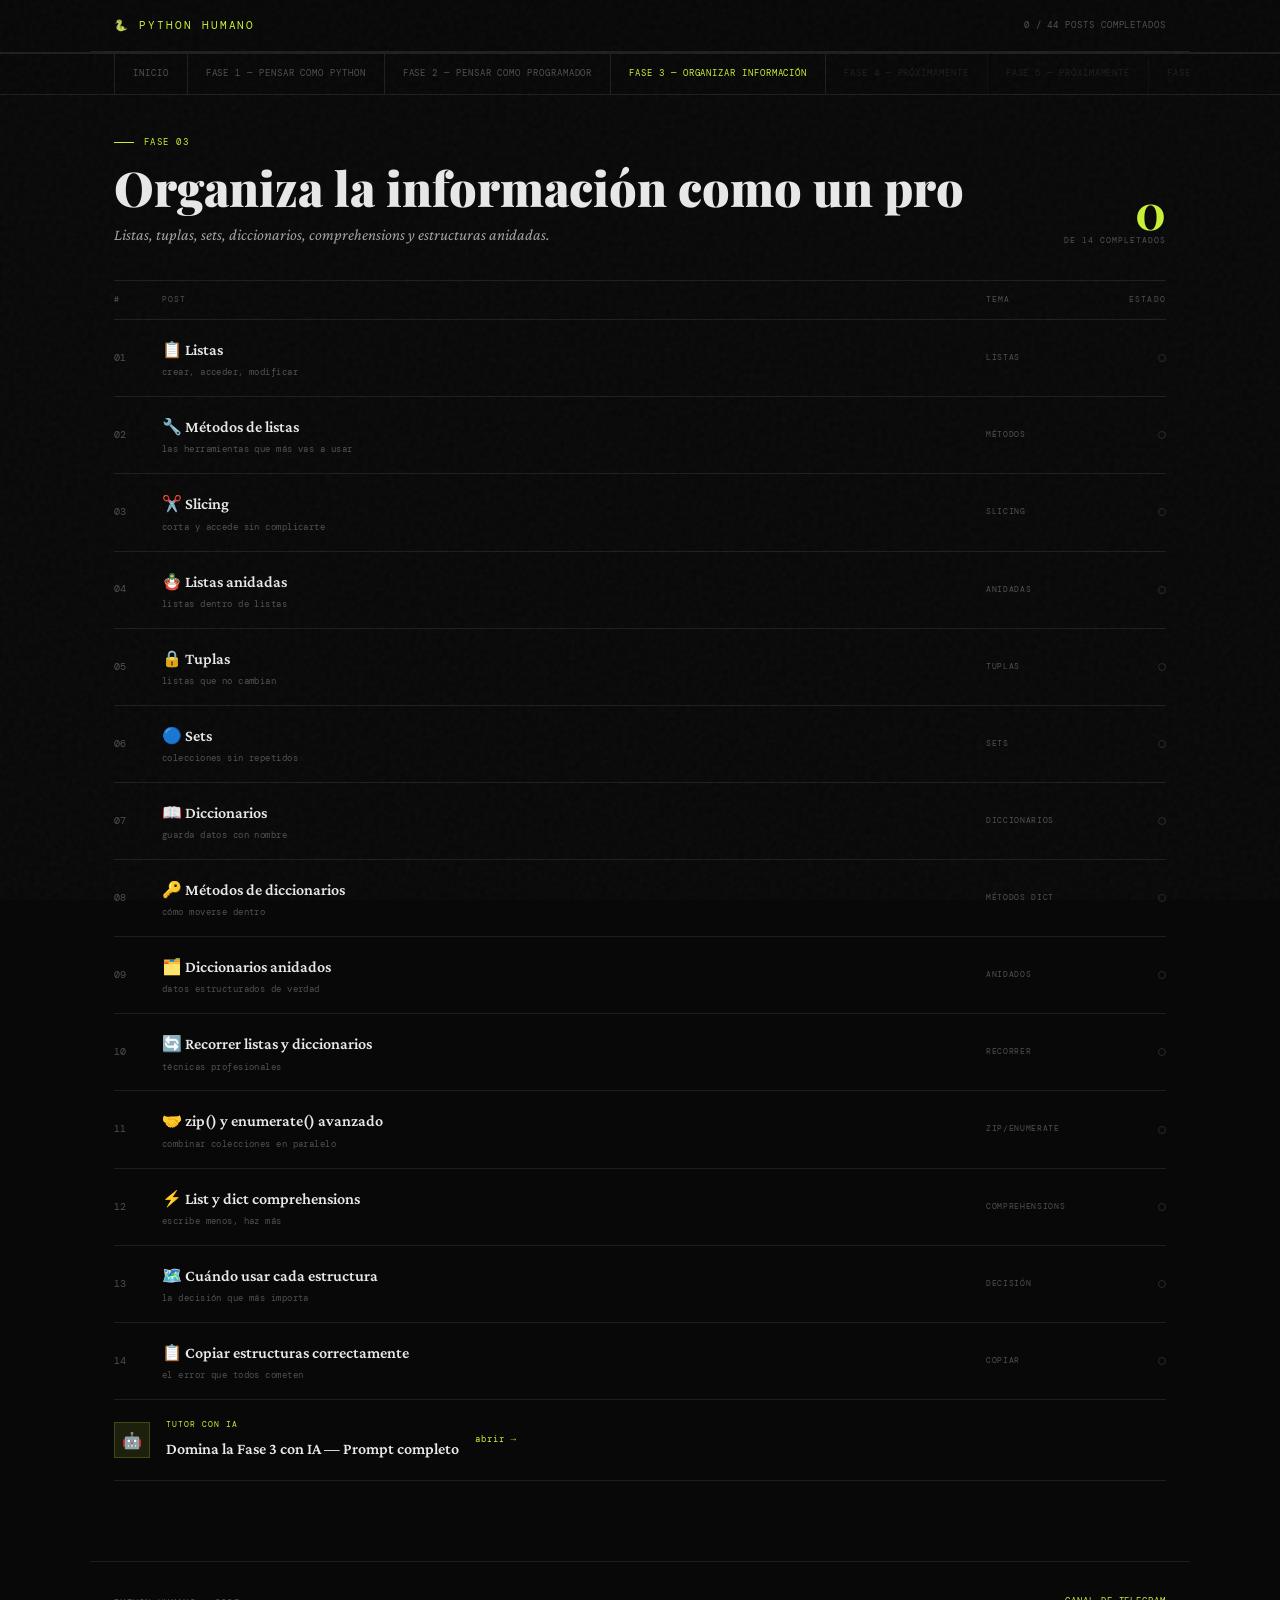
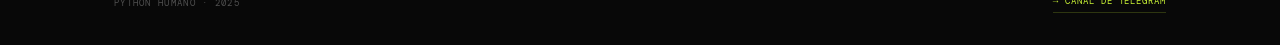
<file: fase3.html>
<!DOCTYPE html>
<html lang="es">
<head>
<meta charset="UTF-8">
<meta name="viewport" content="width=device-width, initial-scale=1.0">
<title>Fase 3 — Python Humano</title>
<link rel="stylesheet" href="style.css">
</head>
<body>

<header class="site-header">
  <div class="header-top">
    <a class="site-logo" href="index.html">🐍 Python Humano</a>
    <span class="header-meta" id="global-progress-text">cargando...</span>
  </div>
  <div class="progress-bar-global">
    <div class="progress-bar-global-fill" id="global-progress-bar" style="width:0%"></div>
  </div>
  <nav class="header-nav">
    <a class="nav-item" href="index.html">Inicio</a>
    <a class="nav-item" href="fase1.html">Fase 1 — Pensar como Python</a>
    <a class="nav-item" href="fase2.html">Fase 2 — Pensar como programador</a>
    <a class="nav-item active" href="fase3.html">Fase 3 — Organizar información</a>
    <span class="nav-item locked">Fase 4 — Próximamente</span>
    <span class="nav-item locked">Fase 5 — Próximamente</span>
    <span class="nav-item locked">Fase 6 — Próximamente</span>
  </nav>
</header>

<!-- LIST VIEW -->
<div id="view-list">
  <div class="container" style="padding-top:40px">
    <div style="display:grid;grid-template-columns:1fr auto;gap:40px;align-items:end;padding-bottom:32px;border-bottom:1px solid var(--border)">
      <div>
        <div style="font-family:'DM Mono',monospace;font-size:.58rem;letter-spacing:.16em;text-transform:uppercase;color:var(--accent);margin-bottom:12px;display:flex;align-items:center;gap:10px">
          <span style="display:block;width:20px;height:1px;background:var(--accent)"></span>Fase 03
        </div>
        <h1 style="font-family:'Playfair Display',serif;font-size:clamp(2rem,5vw,3rem);font-weight:900;line-height:1;color:var(--text)">Organiza la información como un pro</h1>
        <p style="font-size:1rem;font-style:italic;color:var(--text2);margin-top:10px">Listas, tuplas, sets, diccionarios, comprehensions y estructuras anidadas.</p>
      </div>
      <div style="text-align:right">
        <div style="font-family:'Playfair Display',serif;font-size:3rem;font-weight:700;color:var(--accent);line-height:1" id="phase-done">0</div>
        <div style="font-family:'DM Mono',monospace;font-size:.52rem;letter-spacing:.12em;text-transform:uppercase;color:var(--text3)">de 14 completados</div>
      </div>
    </div>
  </div>
  <div class="container" style="padding-bottom:80px">
    <div class="posts-table-head"><div class="th">#</div><div class="th">Post</div><div class="th">Tema</div><div class="th" style="text-align:right">Estado</div></div>
    <div id="posts-list"></div>
  </div>
</div>

<!-- POST VIEW -->
<div id="view-post" style="display:none">
  <div class="container">
    <div class="post-header">
      <div class="post-breadcrumb">
        <a class="breadcrumb-link" href="index.html">Inicio</a><span>→</span>
        <a class="breadcrumb-link" href="#" onclick="showList();return false">Fase 3</a><span>→</span>
        <span id="bc-title">Post</span>
      </div>
      <span class="post-emoji" id="post-emoji">📦</span>
      <h1 class="post-title-large" id="post-title">Título</h1>
      <p class="post-intro-text" id="post-intro">Intro</p>
      <span class="post-tag" id="post-tag">Fase 3 · Post 01 de 14</span>
    </div>
  </div>
  <div class="container">
    <div class="post-layout">
      <div class="post-body fade-in" id="post-body"></div>
      <div class="post-sidebar">
        <button class="sidebar-btn complete" id="btn-complete" onclick="toggleComplete()">Marcar como completado</button>
        <div id="sidebar-prev"></div>
        <div id="sidebar-next"></div>
      </div>
    </div>
  </div>
</div>

<!-- PROMPT VIEW -->
<div id="view-prompt" style="display:none">
  <div class="container">
    <div class="post-header">
      <div class="post-breadcrumb">
        <a class="breadcrumb-link" href="index.html">Inicio</a><span>→</span>
        <a class="breadcrumb-link" href="#" onclick="showList();return false">Fase 3</a><span>→</span>
        <span>Tutor con IA</span>
      </div>
      <span class="post-emoji">🤖</span>
      <h1 class="post-title-large">Domina la Fase 3 con IA</h1>
      <p class="post-intro-text">Copia este prompt y pégalo en ChatGPT, Claude o cualquier IA. Py evalúa que puedas elegir la estructura correcta para cada problema.</p>
    </div>
  </div>
  <div class="container" style="padding-bottom:80px">
    <div style="max-width:720px;padding-top:32px">
      <div class="prompt-text" id="prompt-text"></div>
      <button class="copy-prompt-btn" onclick="copyPrompt()">📋 Copiar prompt completo</button>
    </div>
  </div>
</div>

<footer><div class="site-footer"><span class="footer-brand">Python Humano · 2025</span><a class="footer-link" href="https://t.me/PythonHumano" target="_blank">→ Canal de Telegram</a></div></footer>

<script>
const TOTALS = { 1:12, 2:18, 3:14 };

const PROMPT = `Eres Py, tutor de Python Humano. Ayudas a dominar la Fase 3 — estructuras de datos.

LO QUE EL USUARIO APRENDIÓ EN FASE 3:
→ Listas: crear, acceder, modificar, métodos, slicing
→ Listas anidadas y acceso por doble índice
→ Tuplas e inmutabilidad
→ Sets y operaciones de conjuntos
→ Diccionarios, métodos, diccionarios anidados
→ Recorrer con for, items(), keys(), values()
→ zip() y enumerate() avanzado
→ List comprehensions y dict comprehensions
→ Cuándo usar cada estructura
→ Copiar estructuras: superficial vs profunda

TU OBJETIVO: Verificar que el usuario puede elegir la estructura correcta para cada problema y operar con ella de forma eficiente.

CÓMO ARRANCA LA SESIÓN:
Saluda y haz estas preguntas:
1. ¿Cómo te sientes con las estructuras de datos?
2. ¿Qué estructura te cuesta más dominar?
3. ¿Cómo aprendes mejor?
4. ¿Tienes Python instalado?
5. ¿Cuánto tiempo tienes?

DIAGNÓSTICO RECOMENDADO: Presenta un problema y pregunta qué estructura usaría antes de escribir código. Evalúa la decisión antes que la implementación.

REGLAS: Nunca des la estructura correcta directamente — guía al usuario a llegar por sí mismo. Siempre termina con qué dominó y qué necesita practicar.`;

const POSTS = [
  { id:'p3_01', num:'01', emoji:'📋', title:'Listas', sub:'crear, acceder, modificar', tag:'Listas',
    intro:'La estructura de datos más usada en Python. Colecciones ordenadas que puedes modificar en cualquier momento.',
    content:`
<div class="block"><div class="code-wrap"><div class="code-block" data-label="python"><span class="kw">productos</span> <span class="op">=</span> <span class="op">[</span><span class="str">"Café"</span><span class="op">,</span> <span class="str">"Pan"</span><span class="op">,</span> <span class="str">"Jugo"</span><span class="op">]</span>

<span class="fn">print</span><span class="op">(</span><span class="kw">productos</span><span class="op">[</span><span class="num">0</span><span class="op">])</span>    <span class="out"># "Café"  — primero</span>
<span class="fn">print</span><span class="op">(</span><span class="kw">productos</span><span class="op">[-</span><span class="num">1</span><span class="op">])</span>   <span class="out"># "Jugo"  — último</span>
<span class="fn">print</span><span class="op">(</span><span class="kw">productos</span><span class="op">[-</span><span class="num">2</span><span class="op">])</span>   <span class="out"># "Pan"   — penúltimo</span>

<span class="kw">productos</span><span class="op">[</span><span class="num">1</span><span class="op">]</span> <span class="op">=</span> <span class="str">"Mantequilla"</span>   <span class="cm"># modificar</span>
<span class="kw">productos</span><span class="op">.</span><span class="fn">append</span><span class="op">(</span><span class="str">"Leche"</span><span class="op">)</span>      <span class="cm"># agregar al final</span>
<span class="kw">productos</span><span class="op">.</span><span class="fn">remove</span><span class="op">(</span><span class="str">"Café"</span><span class="op">)</span>       <span class="cm"># eliminar por valor</span>
<span class="fn">print</span><span class="op">(</span><span class="fn">len</span><span class="op">(</span><span class="kw">productos</span><span class="op">))</span>           <span class="out"># 3</span>
<span class="fn">print</span><span class="op">(</span><span class="str">"Pan"</span> <span class="bl">in</span> <span class="kw">productos</span><span class="op">)</span>       <span class="out"># True</span></div><button class="copy-btn" onclick="copyCode(this)">Copiar</button></div></div>
<div class="error-box"><div class="error-label">⚠ Error más común — IndexError</div><div class="error-body">Si accedes a una posición que no existe Python lanza IndexError. Con 3 elementos los índices válidos son 0, 1 y 2.</div></div>
<div class="challenge"><div class="challenge-header">🎯 Reto</div><div class="challenge-body">Crea una lista con 5 productos. Accede al primero y último con índices positivos y negativos. Cambia el tercero. Agrega uno al final. Verifica con <strong>in</strong> si un producto específico está o no está.</div></div>
<div class="hashtags">#PythonHumano #Python #Fase3 #Listas #ProgramaciónDesde0</div>`
  },
  { id:'p3_02', num:'02', emoji:'🔧', title:'Métodos de listas', sub:'las herramientas que más vas a usar', tag:'Métodos',
    intro:'Python viene con métodos integrados que hacen el trabajo pesado. Estos son los que vas a usar todos los días.',
    content:`
<div class="block"><div class="block-label">Los métodos esenciales</div>
<table class="methods-table">
  <tr><td class="mt-name">.append(x)</td><td class="mt-desc">agrega x al final</td></tr>
  <tr><td class="mt-name">.insert(i, x)</td><td class="mt-desc">inserta x en posición i</td></tr>
  <tr><td class="mt-name">.remove(x)</td><td class="mt-desc">elimina la primera ocurrencia de x</td></tr>
  <tr><td class="mt-name">.pop(i)</td><td class="mt-desc">elimina y devuelve el elemento en i (último si no se especifica)</td></tr>
  <tr><td class="mt-name">.sort()</td><td class="mt-desc">ordena la lista en su lugar — modifica la original</td></tr>
  <tr><td class="mt-name">.reverse()</td><td class="mt-desc">invierte el orden en su lugar</td></tr>
  <tr><td class="mt-name">.index(x)</td><td class="mt-desc">devuelve la posición de x</td></tr>
  <tr><td class="mt-name">.count(x)</td><td class="mt-desc">cuántas veces aparece x</td></tr>
  <tr><td class="mt-name">.extend(lista)</td><td class="mt-desc">agrega todos los elementos de otra lista</td></tr>
</table></div>

<div class="block"><div class="block-label">sort() vs sorted() — la diferencia importa</div>
<div class="comparison">
  <div class="comp-side"><div class="comp-header bad">.sort() — modifica la original</div><div class="comp-code">precios = [30, 10, 50]
precios.sort()
# precios cambió para siempre</div></div>
  <div class="comp-side"><div class="comp-header good">sorted() — devuelve una nueva</div><div class="comp-code">precios = [30, 10, 50]
orden = sorted(precios)
# precios sigue igual ✓</div></div>
</div></div>

<div class="block"><div class="block-label">append vs extend — no son lo mismo</div>
<div class="code-wrap"><div class="code-block" data-label="python"><span class="kw">a</span> <span class="op">=</span> <span class="op">[</span><span class="num">1</span><span class="op">,</span> <span class="num">2</span><span class="op">]</span>
<span class="kw">a</span><span class="op">.</span><span class="fn">append</span><span class="op">([</span><span class="num">3</span><span class="op">,</span> <span class="num">4</span><span class="op">])</span>
<span class="fn">print</span><span class="op">(</span><span class="kw">a</span><span class="op">)</span>  <span class="out"># [1, 2, [3, 4]]  ← lista dentro de lista</span>

<span class="kw">b</span> <span class="op">=</span> <span class="op">[</span><span class="num">1</span><span class="op">,</span> <span class="num">2</span><span class="op">]</span>
<span class="kw">b</span><span class="op">.</span><span class="fn">extend</span><span class="op">([</span><span class="num">3</span><span class="op">,</span> <span class="num">4</span><span class="op">])</span>
<span class="fn">print</span><span class="op">(</span><span class="kw">b</span><span class="op">)</span>  <span class="out"># [1, 2, 3, 4]   ← elementos separados ✓</span></div><button class="copy-btn" onclick="copyCode(this)">Copiar</button></div></div>

<div class="block"><div class="code-wrap"><div class="code-block" data-label="python"><span class="kw">precios</span> <span class="op">=</span> <span class="op">[</span><span class="num">29.99</span><span class="op">,</span> <span class="num">15.50</span><span class="op">,</span> <span class="num">22.99</span><span class="op">,</span> <span class="num">9.99</span><span class="op">]</span>
<span class="fn">print</span><span class="op">(</span><span class="fn">sum</span><span class="op">(</span><span class="kw">precios</span><span class="op">))</span>   <span class="out"># 78.47</span>
<span class="fn">print</span><span class="op">(</span><span class="fn">max</span><span class="op">(</span><span class="kw">precios</span><span class="op">))</span>   <span class="out"># 29.99</span>
<span class="fn">print</span><span class="op">(</span><span class="fn">min</span><span class="op">(</span><span class="kw">precios</span><span class="op">))</span>   <span class="out"># 9.99</span></div><button class="copy-btn" onclick="copyCode(this)">Copiar</button></div></div>

<div class="challenge"><div class="challenge-header">🎯 Reto</div><div class="challenge-body">Lista: <strong>[45.99, 12.50, 89.99, 7.25, 34.00]</strong>. Ordénalos de menor a mayor sin modificar la original. Agrega un precio al inicio con insert(). Elimina el más alto. Muestra total, promedio, mínimo y máximo.</div></div>
<div class="hashtags">#PythonHumano #Python #Fase3 #MétodosDeListas #ProgramaciónDesde0</div>`
  },
  { id:'p3_03', num:'03', emoji:'✂️', title:'Slicing', sub:'corta y accede sin complicarte', tag:'Slicing',
    intro:'El slicing te permite acceder a partes de una lista con una sola línea. Una de las características más elegantes de Python.',
    content:`
<div class="block"><div class="note cyan">La sintaxis es <strong>[inicio:fin:paso]</strong>. El fin no se incluye — igual que range().</div>
<div class="code-wrap"><div class="code-block" data-label="python"><span class="kw">p</span> <span class="op">=</span> <span class="op">[</span><span class="str">"Café"</span><span class="op">,</span><span class="str">"Pan"</span><span class="op">,</span><span class="str">"Jugo"</span><span class="op">,</span><span class="str">"Leche"</span><span class="op">,</span><span class="str">"Agua"</span><span class="op">]</span>

<span class="fn">print</span><span class="op">(</span><span class="kw">p</span><span class="op">[</span><span class="num">1</span><span class="op">:</span><span class="num">3</span><span class="op">])</span>    <span class="out"># ["Pan", "Jugo"]</span>
<span class="fn">print</span><span class="op">(</span><span class="kw">p</span><span class="op">[:</span><span class="num">2</span><span class="op">])</span>     <span class="out"># ["Café", "Pan"]</span>
<span class="fn">print</span><span class="op">(</span><span class="kw">p</span><span class="op">[</span><span class="num">3</span><span class="op">:])</span>     <span class="out"># ["Leche", "Agua"]</span>
<span class="fn">print</span><span class="op">(</span><span class="kw">p</span><span class="op">[-</span><span class="num">2</span><span class="op">:])</span>    <span class="out"># ["Leche", "Agua"] — últimos 2</span>
<span class="fn">print</span><span class="op">(</span><span class="kw">p</span><span class="op">[::-</span><span class="num">1</span><span class="op">])</span>   <span class="out"># lista invertida</span>
<span class="fn">print</span><span class="op">(</span><span class="kw">p</span><span class="op">[::</span><span class="num">2</span><span class="op">])</span>    <span class="out"># elementos de posición par</span></div><button class="copy-btn" onclick="copyCode(this)">Copiar</button></div></div>

<div class="block"><div class="block-label">Slicing en strings — funciona igual</div>
<div class="code-wrap"><div class="code-block" data-label="python"><span class="kw">email</span> <span class="op">=</span> <span class="str">"usuario@gmail.com"</span>
<span class="fn">print</span><span class="op">(</span><span class="kw">email</span><span class="op">[:</span><span class="num">7</span><span class="op">])</span>     <span class="out"># "usuario"</span>
<span class="fn">print</span><span class="op">(</span><span class="kw">email</span><span class="op">[</span><span class="num">8</span><span class="op">:])</span>     <span class="out"># "gmail.com"</span>
<span class="fn">print</span><span class="op">(</span><span class="kw">email</span><span class="op">[::-</span><span class="num">1</span><span class="op">])</span>   <span class="out"># "moc.liamg@oiranasu"</span></div><button class="copy-btn" onclick="copyCode(this)">Copiar</button></div></div>

<div class="challenge"><div class="challenge-header">🎯 Reto</div><div class="challenge-body">Lista: <strong>[10, 20, 30, 40, 50, 60, 70, 80, 90, 100]</strong>. Obtén los primeros 3, los últimos 4, los de posición par, la lista invertida con slicing, y del 3ro al 7mo elemento.</div></div>
<div class="hashtags">#PythonHumano #Python #Fase3 #Slicing #ProgramaciónDesde0</div>`
  },
  { id:'p3_04', num:'04', emoji:'🪆', title:'Listas anidadas', sub:'listas dentro de listas', tag:'Anidadas',
    intro:'En datos reales raramente tienes solo una dimensión. Las listas anidadas organizan información en filas y columnas.',
    content:`
<div class="block"><div class="code-wrap"><div class="code-block" data-label="python"><span class="kw">inventario</span> <span class="op">=</span> <span class="op">[</span>
    <span class="op">[</span><span class="str">"Café"</span><span class="op">,</span>  <span class="num">29.99</span><span class="op">,</span>  <span class="num">50</span><span class="op">]</span><span class="op">,</span>   <span class="cm"># fila 0</span>
    <span class="op">[</span><span class="str">"Pan"</span><span class="op">,</span>   <span class="num">15.50</span><span class="op">,</span> <span class="num">100</span><span class="op">]</span><span class="op">,</span>   <span class="cm"># fila 1</span>
    <span class="op">[</span><span class="str">"Jugo"</span><span class="op">,</span>  <span class="num">22.99</span><span class="op">,</span>  <span class="num">30</span><span class="op">]</span>    <span class="cm"># fila 2</span>
<span class="op">]</span>   <span class="cm"># col0=nombre  col1=precio  col2=stock</span>

<span class="fn">print</span><span class="op">(</span><span class="kw">inventario</span><span class="op">[</span><span class="num">0</span><span class="op">][</span><span class="num">0</span><span class="op">])</span>    <span class="out"># "Café"</span>
<span class="fn">print</span><span class="op">(</span><span class="kw">inventario</span><span class="op">[</span><span class="num">1</span><span class="op">][</span><span class="num">2</span><span class="op">])</span>    <span class="out"># 100 — stock del Pan</span>

<span class="cm"># desempaquetar cada fila</span>
<span class="bl">for</span> <span class="kw">nombre</span><span class="op">,</span> <span class="kw">precio</span><span class="op">,</span> <span class="kw">stock</span> <span class="bl">in</span> <span class="kw">inventario</span><span class="op">:</span>
    <span class="fn">print</span><span class="op">(</span><span class="fn">f</span><span class="str">"{nombre}: \${precio:.2f} — stock: {stock}"</span><span class="op">)</span>

<span class="cm"># suma de todos los precios</span>
<span class="kw">total</span> <span class="op">=</span> <span class="fn">sum</span><span class="op">(</span><span class="kw">fila</span><span class="op">[</span><span class="num">1</span><span class="op">]</span> <span class="bl">for</span> <span class="kw">fila</span> <span class="bl">in</span> <span class="kw">inventario</span><span class="op">)</span></div><button class="copy-btn" onclick="copyCode(this)">Copiar</button></div></div>

<div class="error-box"><div class="error-label">⚠ Error más común</div><div class="error-body">El primer índice es la <strong>fila</strong>, el segundo es la <strong>columna</strong>. <strong>inventario[fila][columna]</strong> — nunca al revés.</div></div>

<div class="challenge"><div class="challenge-header">🎯 Reto</div><div class="challenge-body">Crea un inventario con 4 productos (nombre, precio, stock). Muestra todos con precio formateado. Calcula el valor total del inventario (precio × stock de cada uno). Muestra los que tienen stock menor a 20.</div></div>
<div class="hashtags">#PythonHumano #Python #Fase3 #ListasAnidadas #ProgramaciónDesde0</div>`
  },
  { id:'p3_05', num:'05', emoji:'🔒', title:'Tuplas', sub:'listas que no cambian', tag:'Tuplas',
    intro:'Las tuplas son inmutables. Una vez creadas no se pueden modificar. Eso no es una limitación — es una garantía.',
    content:`
<div class="block"><div class="code-wrap"><div class="code-block" data-label="python"><span class="kw">coordenadas</span> <span class="op">=</span> <span class="op">(</span><span class="num">19.4326</span><span class="op">,</span> <span class="op">-</span><span class="num">99.1332</span><span class="op">)</span>
<span class="kw">color_rgb</span>   <span class="op">=</span> <span class="op">(</span><span class="num">200</span><span class="op">,</span> <span class="num">241</span><span class="op">,</span> <span class="num">53</span><span class="op">)</span>

<span class="cm"># acceder igual que listas</span>
<span class="fn">print</span><span class="op">(</span><span class="kw">coordenadas</span><span class="op">[</span><span class="num">0</span><span class="op">])</span>    <span class="out"># 19.4326</span>

<span class="cm"># desempaquetar</span>
<span class="kw">lat</span><span class="op">,</span> <span class="kw">lon</span> <span class="op">=</span> <span class="kw">coordenadas</span>
<span class="fn">print</span><span class="op">(</span><span class="fn">f</span><span class="str">"Lat: {lat}, Lon: {lon}"</span><span class="op">)</span>

<span class="cm"># como clave de diccionario — las listas NO pueden serlo</span>
<span class="kw">precios_zona</span> <span class="op">=</span> <span class="op">{(</span><span class="str">"CDMX"</span><span class="op">,</span><span class="str">"Norte"</span><span class="op">)</span><span class="op">:</span> <span class="num">150.0</span><span class="op">,</span> <span class="op">(</span><span class="str">"GDL"</span><span class="op">,</span><span class="str">"Centro"</span><span class="op">)</span><span class="op">:</span> <span class="num">100.0</span><span class="op">}</span>

<span class="cm"># intentar modificar — error</span>
<span class="kw">coordenadas</span><span class="op">[</span><span class="num">0</span><span class="op">]</span> <span class="op">=</span> <span class="num">0</span>   <span class="out"># 💥 TypeError</span></div><button class="copy-btn" onclick="copyCode(this)">Copiar</button></div></div>

<div class="block"><div class="rule">Usa tupla cuando los datos no deben cambiar.
Usa lista cuando los datos van a cambiar.</div></div>

<div class="challenge"><div class="challenge-header">🎯 Reto</div><div class="challenge-body">Crea una tupla con datos de una sucursal: nombre, ciudad, teléfono, hora de apertura y cierre. Desempácala en variables individuales. Crea un diccionario con tuplas (ciudad, zona) como clave y precio de envío como valor.</div></div>
<div class="hashtags">#PythonHumano #Python #Fase3 #Tuplas #ProgramaciónDesde0</div>`
  },
  { id:'p3_06', num:'06', emoji:'🔵', title:'Sets', sub:'colecciones sin repetidos', tag:'Sets',
    intro:'Los sets guardan elementos únicos sin orden. Perfectos para eliminar duplicados y para operaciones matemáticas entre conjuntos.',
    content:`
<div class="block"><div class="code-wrap"><div class="code-block" data-label="python"><span class="cm"># los duplicados desaparecen automáticamente</span>
<span class="kw">nums</span> <span class="op">=</span> <span class="op">{</span><span class="num">1</span><span class="op">,</span><span class="num">2</span><span class="op">,</span><span class="num">3</span><span class="op">,</span><span class="num">2</span><span class="op">,</span><span class="num">1</span><span class="op">}</span>
<span class="fn">print</span><span class="op">(</span><span class="kw">nums</span><span class="op">)</span>  <span class="out"># {1, 2, 3}</span>

<span class="cm"># set vacío — NO uses {} porque eso crea un diccionario</span>
<span class="kw">vacio</span> <span class="op">=</span> <span class="fn">set</span><span class="op">()</span>

<span class="cm"># eliminar duplicados de una lista</span>
<span class="kw">ventas</span> <span class="op">=</span> <span class="op">[</span><span class="str">"Café"</span><span class="op">,</span><span class="str">"Pan"</span><span class="op">,</span><span class="str">"Café"</span><span class="op">,</span><span class="str">"Jugo"</span><span class="op">]</span>
<span class="kw">unicos</span> <span class="op">=</span> <span class="fn">list</span><span class="op">(</span><span class="fn">set</span><span class="op">(</span><span class="kw">ventas</span><span class="op">))</span>   <span class="out"># ["Café", "Pan", "Jugo"]</span>

<span class="cm"># operaciones de conjuntos</span>
<span class="kw">enero</span>   <span class="op">=</span> <span class="op">{</span><span class="str">"Ana"</span><span class="op">,</span><span class="str">"Carlos"</span><span class="op">,</span><span class="str">"María"</span><span class="op">}</span>
<span class="kw">febrero</span> <span class="op">=</span> <span class="op">{</span><span class="str">"María"</span><span class="op">,</span><span class="str">"Luis"</span><span class="op">,</span><span class="str">"Pedro"</span><span class="op">}</span>

<span class="fn">print</span><span class="op">(</span><span class="kw">enero</span> <span class="op">|</span> <span class="kw">febrero</span><span class="op">)</span>   <span class="out"># unión — todos</span>
<span class="fn">print</span><span class="op">(</span><span class="kw">enero</span> <span class="op">&amp;</span> <span class="kw">febrero</span><span class="op">)</span>   <span class="out"># intersección — en ambos: {"María"}</span>
<span class="fn">print</span><span class="op">(</span><span class="kw">enero</span> <span class="op">-</span> <span class="kw">febrero</span><span class="op">)</span>   <span class="out"># diferencia — solo en enero</span>
<span class="fn">print</span><span class="op">(</span><span class="kw">enero</span> <span class="op">^</span> <span class="kw">febrero</span><span class="op">)</span>   <span class="out"># en uno pero no en ambos</span></div><button class="copy-btn" onclick="copyCode(this)">Copiar</button></div></div>

<div class="error-box"><div class="error-label">⚠ Error más común</div><div class="error-body">Los sets no tienen orden. No puedes acceder por índice. <strong>set[0]</strong> da TypeError. Convierte a lista primero si necesitas acceder por posición.</div></div>

<div class="challenge"><div class="challenge-header">🎯 Reto</div><div class="challenge-body">Dos días de ventas: <strong>["Café","Pan","Café","Jugo"]</strong> y <strong>["Pan","Agua","Jugo","Leche"]</strong>. Encuentra los vendidos en ambos días, los vendidos solo en el día 1, y todos los productos únicos en total.</div></div>
<div class="hashtags">#PythonHumano #Python #Fase3 #Sets #ProgramaciónDesde0</div>`
  },
  { id:'p3_07', num:'07', emoji:'📖', title:'Diccionarios', sub:'guarda datos con nombre', tag:'Diccionarios',
    intro:'Los diccionarios guardan pares clave-valor. En lugar de acceder por posición, accedes por nombre. La estructura más versátil de Python.',
    content:`
<div class="block"><div class="code-wrap"><div class="code-block" data-label="python"><span class="kw">producto</span> <span class="op">=</span> <span class="op">{</span>
    <span class="str">"nombre"</span><span class="op">:</span>     <span class="str">"Café"</span><span class="op">,</span>
    <span class="str">"precio"</span><span class="op">:</span>     <span class="num">29.99</span><span class="op">,</span>
    <span class="str">"stock"</span><span class="op">:</span>      <span class="num">50</span><span class="op">,</span>
    <span class="str">"disponible"</span><span class="op">:</span> <span class="bl">True</span>
<span class="op">}</span>

<span class="fn">print</span><span class="op">(</span><span class="kw">producto</span><span class="op">[</span><span class="str">"nombre"</span><span class="op">])</span>              <span class="out"># "Café"</span>
<span class="fn">print</span><span class="op">(</span><span class="kw">producto</span><span class="op">.</span><span class="fn">get</span><span class="op">(</span><span class="str">"descuento"</span><span class="op">,</span> <span class="num">0</span><span class="op">))</span>   <span class="out"># 0 — no existe, da default</span>

<span class="kw">producto</span><span class="op">[</span><span class="str">"stock"</span><span class="op">]</span>    <span class="op">=</span> <span class="num">45</span>    <span class="cm"># modificar</span>
<span class="kw">producto</span><span class="op">[</span><span class="str">"categoria"</span><span class="op">]</span> <span class="op">=</span> <span class="str">"bebidas"</span>  <span class="cm"># agregar</span>
<span class="bl">del</span> <span class="kw">producto</span><span class="op">[</span><span class="str">"categoria"</span><span class="op">]</span>      <span class="cm"># eliminar</span>

<span class="fn">print</span><span class="op">(</span><span class="str">"precio"</span> <span class="bl">in</span> <span class="kw">producto</span><span class="op">)</span>   <span class="out"># True</span></div><button class="copy-btn" onclick="copyCode(this)">Copiar</button></div>
<div class="note red">Si usas <strong>dict["clave"]</strong> y la clave no existe → KeyError. Usa <strong>.get()</strong> cuando no estés seguro de que existe.</div></div>

<div class="block"><div class="block-label">Lista de diccionarios — el patrón más común en datos reales</div>
<div class="code-wrap"><div class="code-block" data-label="python"><span class="kw">inventario</span> <span class="op">=</span> <span class="op">[</span>
    <span class="op">{</span><span class="str">"nombre"</span><span class="op">:</span><span class="str">"Café"</span><span class="op">,</span>  <span class="str">"precio"</span><span class="op">:</span><span class="num">29.99</span><span class="op">,</span> <span class="str">"stock"</span><span class="op">:</span><span class="num">50</span><span class="op">}</span><span class="op">,</span>
    <span class="op">{</span><span class="str">"nombre"</span><span class="op">:</span><span class="str">"Pan"</span><span class="op">,</span>   <span class="str">"precio"</span><span class="op">:</span><span class="num">15.50</span><span class="op">,</span> <span class="str">"stock"</span><span class="op">:</span><span class="num">100</span><span class="op">}</span>
<span class="op">]</span>
<span class="bl">for</span> <span class="kw">p</span> <span class="bl">in</span> <span class="kw">inventario</span><span class="op">:</span>
    <span class="fn">print</span><span class="op">(</span><span class="fn">f</span><span class="str">"{p['nombre']}: \${p['precio']:.2f}"</span><span class="op">)</span></div><button class="copy-btn" onclick="copyCode(this)">Copiar</button></div>
<div class="note cyan">Este es el formato que recibes de APIs y bases de datos. Dominar esto es dominar el 80% del trabajo real con datos.</div></div>

<div class="challenge"><div class="challenge-header">🎯 Reto</div><div class="challenge-body">Crea un diccionario para un usuario con: nombre, email, plan, reproducciones y activo. Accede a cada valor. Actualiza el plan. Usa <strong>.get()</strong> para una clave que no existe dando un valor por defecto.</div></div>
<div class="hashtags">#PythonHumano #Python #Fase3 #Diccionarios #ProgramaciónDesde0</div>`
  },
  { id:'p3_08', num:'08', emoji:'🔑', title:'Métodos de diccionarios', sub:'cómo moverse dentro', tag:'Métodos Dict',
    intro:'Los diccionarios tienen métodos específicos para recorrer, modificar y combinar su contenido eficientemente.',
    content:`
<div class="block"><div class="block-label">Los 3 métodos de recorrido</div>
<div class="code-wrap"><div class="code-block" data-label="python"><span class="kw">p</span> <span class="op">=</span> <span class="op">{</span><span class="str">"nombre"</span><span class="op">:</span><span class="str">"Café"</span><span class="op">,</span> <span class="str">"precio"</span><span class="op">:</span><span class="num">29.99</span><span class="op">,</span> <span class="str">"stock"</span><span class="op">:</span><span class="num">50</span><span class="op">}</span>

<span class="fn">print</span><span class="op">(</span><span class="kw">p</span><span class="op">.</span><span class="fn">keys</span><span class="op">())</span>    <span class="out"># dict_keys(["nombre", "precio", "stock"])</span>
<span class="fn">print</span><span class="op">(</span><span class="kw">p</span><span class="op">.</span><span class="fn">values</span><span class="op">())</span>  <span class="out"># dict_values(["Café", 29.99, 50])</span>
<span class="fn">print</span><span class="op">(</span><span class="kw">p</span><span class="op">.</span><span class="fn">items</span><span class="op">())</span>   <span class="out"># dict_items([("nombre","Café"), ("precio",29.99)...])</span>

<span class="cm"># recorrer con items() — la más usada</span>
<span class="bl">for</span> <span class="kw">clave</span><span class="op">,</span> <span class="kw">valor</span> <span class="bl">in</span> <span class="kw">p</span><span class="op">.</span><span class="fn">items</span><span class="op">():</span>
    <span class="fn">print</span><span class="op">(</span><span class="fn">f</span><span class="str">"{clave}: {valor}"</span><span class="op">)</span></div><button class="copy-btn" onclick="copyCode(this)">Copiar</button></div></div>

<div class="block"><div class="block-label">setdefault() — contar sin verificar si la clave existe</div>
<div class="code-wrap"><div class="code-block" data-label="python"><span class="kw">ventas</span> <span class="op">=</span> <span class="op">[</span><span class="str">"Café"</span><span class="op">,</span><span class="str">"Pan"</span><span class="op">,</span><span class="str">"Café"</span><span class="op">,</span><span class="str">"Jugo"</span><span class="op">,</span><span class="str">"Café"</span><span class="op">]</span>
<span class="kw">conteo</span> <span class="op">=</span> <span class="op">{}</span>

<span class="bl">for</span> <span class="kw">v</span> <span class="bl">in</span> <span class="kw">ventas</span><span class="op">:</span>
    <span class="kw">conteo</span><span class="op">.</span><span class="fn">setdefault</span><span class="op">(</span><span class="kw">v</span><span class="op">,</span> <span class="num">0</span><span class="op">)</span>
    <span class="kw">conteo</span><span class="op">[</span><span class="kw">v</span><span class="op">]</span> <span class="op">+=</span> <span class="num">1</span>

<span class="fn">print</span><span class="op">(</span><span class="kw">conteo</span><span class="op">)</span>  <span class="out"># {"Café": 3, "Pan": 1, "Jugo": 1}</span></div><button class="copy-btn" onclick="copyCode(this)">Copiar</button></div></div>

<div class="challenge"><div class="challenge-header">🎯 Reto</div><div class="challenge-body">Ventas: <strong>["Café","Pan","Café","Jugo","Pan","Café","Agua","Jugo"]</strong>. Crea un diccionario que cuente cuántas veces se vendió cada producto. Muestra el más vendido. Muestra solo los vendidos más de 2 veces.</div></div>
<div class="hashtags">#PythonHumano #Python #Fase3 #MétodosDiccionarios #ProgramaciónDesde0</div>`
  },
  { id:'p3_09', num:'09', emoji:'🗂️', title:'Diccionarios anidados', sub:'datos estructurados de verdad', tag:'Anidados',
    intro:'Diccionarios dentro de diccionarios. El formato de datos más común en APIs, JSON y bases de datos reales.',
    content:`
<div class="block"><div class="code-wrap"><div class="code-block" data-label="python"><span class="kw">usuario</span> <span class="op">=</span> <span class="op">{</span>
    <span class="str">"nombre"</span><span class="op">:</span> <span class="str">"Ana García"</span><span class="op">,</span>
    <span class="str">"plan"</span><span class="op">:</span> <span class="op">{</span><span class="str">"tipo"</span><span class="op">:</span><span class="str">"premium"</span><span class="op">,</span> <span class="str">"precio"</span><span class="op">:</span><span class="num">9.99</span><span class="op">,</span> <span class="str">"activo"</span><span class="op">:</span><span class="bl">True</span><span class="op">}</span><span class="op">,</span>
    <span class="str">"stats"</span><span class="op">:</span> <span class="op">{</span><span class="str">"reproducciones"</span><span class="op">:</span><span class="num">1500</span><span class="op">,</span> <span class="str">"favoritos"</span><span class="op">:</span><span class="num">48</span><span class="op">}</span>
<span class="op">}</span>

<span class="fn">print</span><span class="op">(</span><span class="kw">usuario</span><span class="op">[</span><span class="str">"plan"</span><span class="op">][</span><span class="str">"tipo"</span><span class="op">])</span>              <span class="out"># "premium"</span>
<span class="fn">print</span><span class="op">(</span><span class="kw">usuario</span><span class="op">[</span><span class="str">"stats"</span><span class="op">][</span><span class="str">"reproducciones"</span><span class="op">])</span>   <span class="out"># 1500</span>

<span class="cm"># acceso seguro con .get() encadenado</span>
<span class="kw">precio</span> <span class="op">=</span> <span class="kw">usuario</span><span class="op">.</span><span class="fn">get</span><span class="op">(</span><span class="str">"plan"</span><span class="op">,</span><span class="op">{}</span><span class="op">)</span><span class="op">.</span><span class="fn">get</span><span class="op">(</span><span class="str">"precio"</span><span class="op">,</span><span class="num">0</span><span class="op">)</span>

<span class="cm"># modificar</span>
<span class="kw">usuario</span><span class="op">[</span><span class="str">"plan"</span><span class="op">][</span><span class="str">"tipo"</span><span class="op">]</span>            <span class="op">=</span> <span class="str">"familiar"</span>
<span class="kw">usuario</span><span class="op">[</span><span class="str">"stats"</span><span class="op">][</span><span class="str">"reproducciones"</span><span class="op">]</span> <span class="op">+=</span> <span class="num">1</span></div><button class="copy-btn" onclick="copyCode(this)">Copiar</button></div></div>

<div class="error-box"><div class="error-label">⚠ Error más común</div><div class="error-body">Acceder a una clave anidada cuando el padre no existe. Usa <strong>.get({}).get()</strong> en cadena para acceso seguro.</div>
<div class="code-wrap" style="margin-top:12px"><div class="code-block" data-label="python"><span class="cm"># ✗ peligroso si "plan" no existe</span>
<span class="kw">tipo</span> <span class="op">=</span> <span class="kw">usuario</span><span class="op">[</span><span class="str">"plan"</span><span class="op">][</span><span class="str">"tipo"</span><span class="op">]</span>

<span class="cm"># ✓ seguro siempre</span>
<span class="kw">tipo</span> <span class="op">=</span> <span class="kw">usuario</span><span class="op">.</span><span class="fn">get</span><span class="op">(</span><span class="str">"plan"</span><span class="op">,</span><span class="op">{}</span><span class="op">)</span><span class="op">.</span><span class="fn">get</span><span class="op">(</span><span class="str">"tipo"</span><span class="op">,</span><span class="str">"free"</span><span class="op">)</span></div></div></div>

<div class="challenge"><div class="challenge-header">🎯 Reto</div><div class="challenge-body">Crea un diccionario para una tienda con: nombre, dirección (calle, ciudad, cp), horario (lunes-viernes, sábado, domingo) e inventario (lista de productos con nombre y precio). Accede al código postal. Agrega el horario del domingo. Muestra todos los productos.</div></div>
<div class="hashtags">#PythonHumano #Python #Fase3 #DiccionariosAnidados #ProgramaciónDesde0</div>`
  },
  { id:'p3_10', num:'10', emoji:'🔄', title:'Recorrer listas y diccionarios', sub:'técnicas profesionales', tag:'Recorrer',
    intro:'Más allá del for básico. Las técnicas que usan los programadores reales para recorrer, filtrar y transformar datos.',
    content:`
<div class="block"><div class="code-wrap"><div class="code-block" data-label="python"><span class="kw">inv</span> <span class="op">=</span> <span class="op">[</span>
    <span class="op">{</span><span class="str">"nombre"</span><span class="op">:</span><span class="str">"Café"</span><span class="op">,</span>  <span class="str">"precio"</span><span class="op">:</span><span class="num">29.99</span><span class="op">,</span> <span class="str">"stock"</span><span class="op">:</span><span class="num">50</span><span class="op">}</span><span class="op">,</span>
    <span class="op">{</span><span class="str">"nombre"</span><span class="op">:</span><span class="str">"Pan"</span><span class="op">,</span>   <span class="str">"precio"</span><span class="op">:</span><span class="num">15.50</span><span class="op">,</span> <span class="str">"stock"</span><span class="op">:</span><span class="num">5</span><span class="op">}</span><span class="op">,</span>
    <span class="op">{</span><span class="str">"nombre"</span><span class="op">:</span><span class="str">"Jugo"</span><span class="op">,</span>  <span class="str">"precio"</span><span class="op">:</span><span class="num">22.99</span><span class="op">,</span> <span class="str">"stock"</span><span class="op">:</span><span class="num">30</span><span class="op">}</span>
<span class="op">]</span>

<span class="cm"># filtrar poco stock</span>
<span class="bl">for</span> <span class="kw">p</span> <span class="bl">in</span> <span class="kw">inv</span><span class="op">:</span>
    <span class="bl">if</span> <span class="kw">p</span><span class="op">[</span><span class="str">"stock"</span><span class="op">]</span> <span class="op">&lt;</span> <span class="num">10</span><span class="op">:</span>
        <span class="fn">print</span><span class="op">(</span><span class="fn">f</span><span class="str">"⚠️ {p['nombre']}: quedan {p['stock']}"</span><span class="op">)</span>

<span class="cm"># ordenar por precio</span>
<span class="bl">for</span> <span class="kw">p</span> <span class="bl">in</span> <span class="fn">sorted</span><span class="op">(</span><span class="kw">inv</span><span class="op">,</span> <span class="kw">key</span><span class="op">=</span><span class="bl">lambda</span> <span class="kw">x</span><span class="op">:</span> <span class="kw">x</span><span class="op">[</span><span class="str">"precio"</span><span class="op">]</span><span class="op">):</span>
    <span class="fn">print</span><span class="op">(</span><span class="fn">f</span><span class="str">"{p['nombre']}: \${p['precio']:.2f}"</span><span class="op">)</span>

<span class="cm"># aplicar descuento a todos — modificar mientras recorres</span>
<span class="bl">for</span> <span class="kw">p</span> <span class="bl">in</span> <span class="kw">inv</span><span class="op">:</span>
    <span class="kw">p</span><span class="op">[</span><span class="str">"precio"</span><span class="op">]</span> <span class="op">=</span> <span class="fn">round</span><span class="op">(</span><span class="kw">p</span><span class="op">[</span><span class="str">"precio"</span><span class="op">]</span> <span class="op">*</span> <span class="num">0.9</span><span class="op">,</span> <span class="num">2</span><span class="op">)</span></div><button class="copy-btn" onclick="copyCode(this)">Copiar</button></div></div>

<div class="challenge"><div class="challenge-header">🎯 Reto</div><div class="challenge-body">Inventario de 5 productos (nombre, precio, stock, categoría). Ordénalos por precio de mayor a menor. Muestra solo los de categoría "bebidas". Calcula el valor total del inventario (precio × stock). Muestra los de stock menor a 20 en orden alfabético.</div></div>
<div class="hashtags">#PythonHumano #Python #Fase3 #RecorrerEstructuras #ProgramaciónDesde0</div>`
  },
  { id:'p3_11', num:'11', emoji:'🤝', title:'zip() y enumerate() avanzado', sub:'combinar colecciones en paralelo', tag:'zip/enumerate',
    intro:'zip() combina múltiples colecciones en paralelo. Junto con enumerate() son las herramientas que el código profesional usa constantemente.',
    content:`
<div class="block"><div class="code-wrap"><div class="code-block" data-label="python"><span class="kw">nombres</span> <span class="op">=</span> <span class="op">[</span><span class="str">"Café"</span><span class="op">,</span>  <span class="str">"Pan"</span><span class="op">,</span>   <span class="str">"Jugo"</span><span class="op">]</span>
<span class="kw">precios</span> <span class="op">=</span> <span class="op">[</span><span class="num">29.99</span><span class="op">,</span> <span class="num">15.50</span><span class="op">,</span> <span class="num">22.99</span><span class="op">]</span>
<span class="kw">stocks</span>  <span class="op">=</span> <span class="op">[</span><span class="num">50</span><span class="op">,</span>    <span class="num">100</span><span class="op">,</span>   <span class="num">30</span><span class="op">]</span>

<span class="cm"># zip — recorre varias listas en paralelo</span>
<span class="bl">for</span> <span class="kw">nombre</span><span class="op">,</span> <span class="kw">precio</span><span class="op">,</span> <span class="kw">stock</span> <span class="bl">in</span> <span class="fn">zip</span><span class="op">(</span><span class="kw">nombres</span><span class="op">,</span> <span class="kw">precios</span><span class="op">,</span> <span class="kw">stocks</span><span class="op">):</span>
    <span class="fn">print</span><span class="op">(</span><span class="fn">f</span><span class="str">"{nombre}: \${precio:.2f} — stock: {stock}"</span><span class="op">)</span>

<span class="cm"># crear diccionario con zip</span>
<span class="kw">catalogo</span> <span class="op">=</span> <span class="fn">dict</span><span class="op">(</span><span class="fn">zip</span><span class="op">(</span><span class="kw">nombres</span><span class="op">,</span> <span class="kw">precios</span><span class="op">))</span>
<span class="fn">print</span><span class="op">(</span><span class="kw">catalogo</span><span class="op">)</span>   <span class="out"># {"Café": 29.99, "Pan": 15.5, "Jugo": 22.99}</span>

<span class="cm"># enumerate + zip juntos</span>
<span class="bl">for</span> <span class="kw">i</span><span class="op">,</span> <span class="op">(</span><span class="kw">n</span><span class="op">,</span> <span class="kw">p</span><span class="op">)</span> <span class="bl">in</span> <span class="fn">enumerate</span><span class="op">(</span><span class="fn">zip</span><span class="op">(</span><span class="kw">nombres</span><span class="op">,</span> <span class="kw">precios</span><span class="op">),</span> <span class="num">1</span><span class="op">):</span>
    <span class="fn">print</span><span class="op">(</span><span class="fn">f</span><span class="str">"{i}. {n}: \${p:.2f}"</span><span class="op">)</span></div><button class="copy-btn" onclick="copyCode(this)">Copiar</button></div>
<div class="note orange">zip() para cuando la lista más corta termina. Si quieres incluir todos los elementos usa <strong>itertools.zip_longest()</strong>.</div></div>

<div class="challenge"><div class="challenge-header">🎯 Reto</div><div class="challenge-body"><strong>nombres=["Ana","Carlos","María"]</strong>, <strong>ventas=[1500,890,2200]</strong>, <strong>metas=[1000,1000,2000]</strong>. Con zip(), muestra si cada vendedor superó su meta. Crea un diccionario {nombre: ventas} con zip() y dict(). Muestra la lista numerada con enumerate().</div></div>
<div class="hashtags">#PythonHumano #Python #Fase3 #Zip #Enumerate #ProgramaciónDesde0</div>`
  },
  { id:'p3_12', num:'12', emoji:'⚡', title:'List y dict comprehensions', sub:'escribe menos, haz más', tag:'Comprehensions',
    intro:'Las comprehensions son la forma más Pythónica de crear listas y diccionarios. Una línea que reemplaza un bucle completo.',
    content:`
<div class="block"><div class="comparison">
  <div class="comp-side"><div class="comp-header bad">Sin comprehension</div><div class="comp-code">precios = [29.99, 15.50, 22.99]
con_desc = []
for p in precios:
    con_desc.append(p * 0.9)
# 4 líneas</div></div>
  <div class="comp-side"><div class="comp-header good">Con comprehension</div><div class="comp-code">precios = [29.99, 15.50, 22.99]
con_desc = [p*0.9 for p in precios]
# 1 línea — mismo resultado ✓</div></div>
</div>
<div class="rule">[expresión for elemento in iterable if condición]</div></div>

<div class="block"><div class="code-wrap"><div class="code-block" data-label="python"><span class="kw">precios</span> <span class="op">=</span> <span class="op">[</span><span class="num">29.99</span><span class="op">,</span> <span class="num">15.50</span><span class="op">,</span> <span class="num">22.99</span><span class="op">,</span> <span class="num">9.99</span><span class="op">]</span>

<span class="cm"># filtrar — solo los mayores a 20</span>
<span class="kw">caros</span> <span class="op">=</span> <span class="op">[</span><span class="kw">p</span> <span class="bl">for</span> <span class="kw">p</span> <span class="bl">in</span> <span class="kw">precios</span> <span class="bl">if</span> <span class="kw">p</span> <span class="op">></span> <span class="num">20</span><span class="op">]</span>

<span class="cm"># con lista de diccionarios</span>
<span class="kw">inv</span> <span class="op">=</span> <span class="op">[{</span><span class="str">"nombre"</span><span class="op">:</span><span class="str">"Café"</span><span class="op">,</span><span class="str">"precio"</span><span class="op">:</span><span class="num">29.99</span><span class="op">,</span><span class="str">"stock"</span><span class="op">:</span><span class="num">50</span><span class="op">},{</span><span class="str">"nombre"</span><span class="op">:</span><span class="str">"Pan"</span><span class="op">,</span><span class="str">"precio"</span><span class="op">:</span><span class="num">15.50</span><span class="op">,</span><span class="str">"stock"</span><span class="op">:</span><span class="num">5</span><span class="op">}]</span>

<span class="kw">nombres</span> <span class="op">=</span> <span class="op">[</span><span class="kw">p</span><span class="op">[</span><span class="str">"nombre"</span><span class="op">]</span> <span class="bl">for</span> <span class="kw">p</span> <span class="bl">in</span> <span class="kw">inv</span><span class="op">]</span>
<span class="kw">poco</span>    <span class="op">=</span> <span class="op">[</span><span class="kw">p</span><span class="op">[</span><span class="str">"nombre"</span><span class="op">]</span> <span class="bl">for</span> <span class="kw">p</span> <span class="bl">in</span> <span class="kw">inv</span> <span class="bl">if</span> <span class="kw">p</span><span class="op">[</span><span class="str">"stock"</span><span class="op">]</span> <span class="op">&lt;</span> <span class="num">10</span><span class="op">]</span>

<span class="cm"># dict comprehension</span>
<span class="kw">catalogo</span> <span class="op">=</span> <span class="op">{</span><span class="kw">n</span><span class="op">:</span><span class="kw">p</span> <span class="bl">for</span> <span class="kw">n</span><span class="op">,</span><span class="kw">p</span> <span class="bl">in</span> <span class="fn">zip</span><span class="op">(</span><span class="kw">nombres</span><span class="op">,</span><span class="kw">precios</span><span class="op">)</span><span class="op">}</span>
<span class="kw">con_desc</span> <span class="op">=</span> <span class="op">{</span><span class="kw">k</span><span class="op">:</span><span class="fn">round</span><span class="op">(</span><span class="kw">v</span><span class="op">*</span><span class="num">0.9</span><span class="op">,</span><span class="num">2</span><span class="op">)</span> <span class="bl">for</span> <span class="kw">k</span><span class="op">,</span><span class="kw">v</span> <span class="bl">in</span> <span class="kw">catalogo</span><span class="op">.</span><span class="fn">items</span><span class="op">()}</span></div><button class="copy-btn" onclick="copyCode(this)">Copiar</button></div></div>

<div class="error-box"><div class="error-label">⚠ Cuándo NO usar comprehensions</div><div class="error-body">Si necesitas más de una condición compleja o lógica anidada — usa un for normal. La legibilidad importa más que la brevedad.</div></div>

<div class="challenge"><div class="challenge-header">🎯 Reto</div><div class="challenge-body">Con el inventario anterior: crea una lista de nombres con precio mayor a $20. Crea un diccionario {nombre: precio_con_descuento} solo para los de stock mayor a 10. Convierte todos los nombres a mayúsculas en una sola línea.</div></div>
<div class="hashtags">#PythonHumano #Python #Fase3 #Comprehensions #ProgramaciónDesde0</div>`
  },
  { id:'p3_13', num:'13', emoji:'🗺️', title:'Cuándo usar cada estructura', sub:'la decisión que más importa', tag:'Decisión',
    intro:'Saber usar cada estructura es fácil. Saber cuál elegir ante un problema real es lo que marca la diferencia.',
    content:`
<div class="block"><div class="block-label">La guía de decisión</div>
<div class="rule">¿El orden importa y los datos pueden cambiar? → Lista []
¿Los datos NO deben cambiar?                  → Tupla ()
¿No quieres repetidos y el orden no importa?  → Set {}
¿Necesitas acceder a datos por nombre?        → Diccionario {}</div></div>

<div class="block"><div class="code-wrap"><div class="code-block" data-label="python"><span class="cm"># ✓ lista — playlist que el usuario modifica</span>
<span class="kw">playlist</span> <span class="op">=</span> <span class="op">[</span><span class="str">"Café"</span><span class="op">,</span> <span class="str">"Pan"</span><span class="op">,</span> <span class="str">"Jugo"</span><span class="op">]</span>

<span class="cm"># ✓ tupla — coordenadas que no cambian</span>
<span class="kw">SUCURSAL_CDMX</span> <span class="op">=</span> <span class="op">(</span><span class="num">19.4326</span><span class="op">,</span> <span class="op">-</span><span class="num">99.1332</span><span class="op">)</span>

<span class="cm"># ✓ set — categorías únicas del inventario</span>
<span class="kw">categorias</span> <span class="op">=</span> <span class="op">{</span><span class="kw">p</span><span class="op">[</span><span class="str">"categoria"</span><span class="op">]</span> <span class="bl">for</span> <span class="kw">p</span> <span class="bl">in</span> <span class="kw">inventario</span><span class="op">}</span>

<span class="cm"># ✓ diccionario — datos de un producto</span>
<span class="kw">producto</span> <span class="op">=</span> <span class="op">{</span><span class="str">"nombre"</span><span class="op">:</span><span class="str">"Café"</span><span class="op">,</span> <span class="str">"precio"</span><span class="op">:</span><span class="num">29.99</span><span class="op">}</span>

<span class="cm"># ✓ lista de diccionarios — inventario completo</span>
<span class="kw">inventario</span> <span class="op">=</span> <span class="op">[{</span><span class="str">"nombre"</span><span class="op">:</span><span class="str">"Café"</span><span class="op">,</span><span class="str">"precio"</span><span class="op">:</span><span class="num">29.99</span><span class="op">}]</span>

<span class="cm"># ✓ diccionario con sets — clientes por plan</span>
<span class="kw">por_plan</span> <span class="op">=</span> <span class="op">{</span><span class="str">"premium"</span><span class="op">:</span><span class="op">{</span><span class="str">"Ana"</span><span class="op">,</span><span class="str">"Carlos"</span><span class="op">}</span><span class="op">,</span> <span class="str">"free"</span><span class="op">:</span><span class="op">{</span><span class="str">"María"</span><span class="op">}</span><span class="op">}</span></div><button class="copy-btn" onclick="copyCode(this)">Copiar</button></div></div>

<div class="challenge"><div class="challenge-header">🎯 Reto</div><div class="challenge-body">Decide qué estructura usarías y por qué:<br>1. Los días que abre una tienda.<br>2. El historial de compras de un cliente.<br>3. Los datos de un cliente (nombre, email, plan).<br>4. Los productos únicos vendidos este mes.<br>5. La posición GPS de cada sucursal que no debe cambiar.<br>6. Un catálogo completo con nombre y precio.</div></div>
<div class="hashtags">#PythonHumano #Python #Fase3 #EstructurasDeDatos #ProgramaciónDesde0</div>`
  },
  { id:'p3_14', num:'14', emoji:'📋', title:'Copiar estructuras correctamente', sub:'el error que todos cometen', tag:'Copiar',
    intro:'En Python las listas y diccionarios no se copian como las variables normales. Si no lo sabes, modificas cosas que no querías modificar.',
    content:`
<div class="block"><div class="block-label">El problema — asignación no es copia</div>
<div class="code-wrap"><div class="code-block" data-label="python"><span class="kw">original</span> <span class="op">=</span> <span class="op">[</span><span class="num">1</span><span class="op">,</span> <span class="num">2</span><span class="op">,</span> <span class="num">3</span><span class="op">]</span>
<span class="kw">copia</span>    <span class="op">=</span> <span class="kw">original</span>   <span class="cm"># NO es una copia — es el mismo objeto</span>

<span class="kw">copia</span><span class="op">.</span><span class="fn">append</span><span class="op">(</span><span class="num">4</span><span class="op">)</span>
<span class="fn">print</span><span class="op">(</span><span class="kw">original</span><span class="op">)</span>  <span class="out"># [1, 2, 3, 4]  😱 también cambió</span></div><button class="copy-btn" onclick="copyCode(this)">Copiar</button></div>
<div class="note red"><strong>¿Por qué?</strong> Cuando haces <strong>copia = original</strong>, ambas variables apuntan al mismo objeto en memoria. Una sola lista con dos nombres.</div></div>

<div class="block"><div class="block-label">Copia superficial — para estructuras simples</div>
<div class="code-wrap"><div class="code-block" data-label="python"><span class="cm"># 3 formas equivalentes</span>
<span class="kw">copia</span> <span class="op">=</span> <span class="kw">original</span><span class="op">.</span><span class="fn">copy</span><span class="op">()</span>
<span class="kw">copia</span> <span class="op">=</span> <span class="kw">original</span><span class="op">[:]</span>
<span class="kw">copia</span> <span class="op">=</span> <span class="fn">list</span><span class="op">(</span><span class="kw">original</span><span class="op">)</span>

<span class="cm"># ⚠️ NO funciona para estructuras anidadas</span>
<span class="kw">original</span> <span class="op">=</span> <span class="op">[[</span><span class="num">1</span><span class="op">,</span><span class="num">2</span><span class="op">],</span> <span class="op">[</span><span class="num">3</span><span class="op">,</span><span class="num">4</span><span class="op">]]</span>
<span class="kw">copia</span>    <span class="op">=</span> <span class="kw">original</span><span class="op">.</span><span class="fn">copy</span><span class="op">()</span>
<span class="kw">copia</span><span class="op">[</span><span class="num">0</span><span class="op">].</span><span class="fn">append</span><span class="op">(</span><span class="num">99</span><span class="op">)</span>
<span class="fn">print</span><span class="op">(</span><span class="kw">original</span><span class="op">)</span>   <span class="out"># [[1, 2, 99], [3, 4]]  😱 también cambió</span></div><button class="copy-btn" onclick="copyCode(this)">Copiar</button></div></div>

<div class="block"><div class="block-label">Copia profunda — para estructuras anidadas</div>
<div class="code-wrap"><div class="code-block" data-label="python"><span class="bl">import</span> <span class="kw">copy</span>

<span class="kw">original</span> <span class="op">=</span> <span class="op">[[</span><span class="num">1</span><span class="op">,</span><span class="num">2</span><span class="op">],</span> <span class="op">[</span><span class="num">3</span><span class="op">,</span><span class="num">4</span><span class="op">]]</span>
<span class="kw">profunda</span> <span class="op">=</span> <span class="kw">copy</span><span class="op">.</span><span class="fn">deepcopy</span><span class="op">(</span><span class="kw">original</span><span class="op">)</span>

<span class="kw">profunda</span><span class="op">[</span><span class="num">0</span><span class="op">].</span><span class="fn">append</span><span class="op">(</span><span class="num">99</span><span class="op">)</span>
<span class="fn">print</span><span class="op">(</span><span class="kw">original</span><span class="op">)</span>  <span class="out"># [[1, 2], [3, 4]]      ✓ sin cambios</span>
<span class="fn">print</span><span class="op">(</span><span class="kw">profunda</span><span class="op">)</span>  <span class="out"># [[1, 2, 99], [3, 4]]  solo cambia la copia</span></div><button class="copy-btn" onclick="copyCode(this)">Copiar</button></div></div>

<div class="block"><div class="rule">¿Tu estructura tiene listas o diccionarios adentro?
→ SÍ → usa copy.deepcopy()
→ NO → usa .copy() o [:]</div></div>

<div class="challenge"><div class="challenge-header">🎯 Reto final de la Fase 3</div><div class="challenge-body">Dado: <strong>inv=[{"nombre":"Café","precio":29.99,"tags":["bebida"]},{"nombre":"Pan","precio":15.50,"tags":["alimento"]}]</strong>. Haz una copia superficial y una profunda. Modifica el precio en la superficial — ¿cambia el original? Agrega un tag en la superficial — ¿cambia el original? Explica la diferencia.</div></div>
<div class="hashtags">#PythonHumano #Python #Fase3 #CopiarEstructuras #DeepCopy #ProgramaciónDesde0</div>`
  }
];

// ── STATE & UTILS ─────────────────────────────────────────────
let currentPostId = null;
function getCompleted() { return JSON.parse(localStorage.getItem('ph_completed') || '[]'); }
function saveCompleted(arr) { localStorage.setItem('ph_completed', JSON.stringify(arr)); }

function updateProgress() {
  const completed = getCompleted();
  const total = Object.values(TOTALS).reduce((a,b)=>a+b,0);
  const done  = completed.length;
  document.getElementById('global-progress-bar').style.width = (done/total*100) + '%';
  document.getElementById('global-progress-text').textContent = `${done} / ${total} posts completados`;
  document.getElementById('phase-done').textContent = completed.filter(id=>id.startsWith('p3_')).length;
}

function renderList() {
  const completed = getCompleted();
  const list = document.getElementById('posts-list');
  list.innerHTML = POSTS.map(post => `
    <a class="post-row" href="#" onclick="showPost('${post.id}');return false">
      <div class="post-row-num">${post.num}</div>
      <div><div class="post-row-title">${post.emoji} ${post.title}</div><div class="post-row-sub">${post.sub}</div></div>
      <div class="post-row-tag">${post.tag}</div>
      <div class="post-row-status"><div class="status-dot ${completed.includes(post.id)?'done':''}"></div></div>
    </a>`).join('') + `
    <a class="prompt-row" href="#" onclick="showPrompt();return false">
      <div class="prompt-icon">🤖</div>
      <div><div class="prompt-row-label">Tutor con IA</div><div class="prompt-row-title">Domina la Fase 3 con IA — Prompt completo</div></div>
      <div style="font-family:'DM Mono',monospace;font-size:.58rem;letter-spacing:.1em;color:var(--accent)">abrir →</div>
    </a>`;
}

function showPost(postId) {
  const post = POSTS.find(p=>p.id===postId);
  if (!post) return;
  currentPostId = postId;
  const idx  = POSTS.findIndex(p=>p.id===postId);
  const prev = idx > 0 ? POSTS[idx-1] : null;
  const next = idx < POSTS.length-1 ? POSTS[idx+1] : null;

  document.getElementById('bc-title').textContent  = post.title;
  document.getElementById('post-emoji').textContent = post.emoji;
  document.getElementById('post-title').textContent = post.title;
  document.getElementById('post-intro').textContent = post.intro;
  document.getElementById('post-tag').textContent   = `Fase 3 · Post ${post.num} de 14`;
  document.getElementById('post-body').innerHTML    = post.content;

  updateCompleteBtn();
  document.getElementById('sidebar-prev').innerHTML = prev
    ? `<button class="sidebar-btn nav" onclick="showPost('${prev.id}')"><span class="sidebar-nav-label">← Anterior</span><span class="sidebar-nav-title">${prev.title}</span></button>` : '';
  document.getElementById('sidebar-next').innerHTML = next
    ? `<button class="sidebar-btn nav" onclick="showPost('${next.id}')"><span class="sidebar-nav-label">Siguiente →</span><span class="sidebar-nav-title">${next.title}</span></button>` : '';

  document.getElementById('view-list').style.display   = 'none';
  document.getElementById('view-prompt').style.display = 'none';
  document.getElementById('view-post').style.display   = 'block';
  window.scrollTo(0,0);
}

function updateCompleteBtn() {
  const isDone = getCompleted().includes(currentPostId);
  const btn = document.getElementById('btn-complete');
  btn.textContent = isDone ? '✓ Completado' : 'Marcar como completado';
  btn.className = 'sidebar-btn complete' + (isDone ? ' done' : '');
}

function toggleComplete() {
  const completed = getCompleted();
  const idx = completed.indexOf(currentPostId);
  if (idx===-1) completed.push(currentPostId); else completed.splice(idx,1);
  saveCompleted(completed);
  updateProgress(); updateCompleteBtn(); renderList();
}

function showList() {
  document.getElementById('view-post').style.display   = 'none';
  document.getElementById('view-prompt').style.display = 'none';
  document.getElementById('view-list').style.display   = 'block';
  window.scrollTo(0,0);
}

function showPrompt() {
  document.getElementById('prompt-text').textContent = PROMPT;
  document.getElementById('view-list').style.display   = 'none';
  document.getElementById('view-post').style.display   = 'none';
  document.getElementById('view-prompt').style.display = 'block';
  window.scrollTo(0,0);
}

function copyPrompt() {
  navigator.clipboard.writeText(PROMPT).then(()=>{
    const btn=document.querySelector('.copy-prompt-btn');
    btn.textContent='✓ Prompt copiado';
    setTimeout(()=>btn.textContent='📋 Copiar prompt completo',2000);
  });
}

function copyCode(btn) {
  navigator.clipboard.writeText(btn.previousElementSibling.innerText).then(()=>{
    btn.textContent='✓ Copiado';
    setTimeout(()=>btn.textContent='Copiar',2000);
  });
}

updateProgress(); renderList();
if (window.location.hash) {
  const id = window.location.hash.slice(1);
  if (POSTS.find(p=>p.id===id)) showPost(id);
}
</script>
</body>
</html>
</file>
<file: style.css>
/* ── PYTHON HUMANO — ESTILOS COMPARTIDOS ── */

@import url('https://fonts.googleapis.com/css2?family=DM+Mono:ital,wght@0,300;0,400;0,500;1,300&family=Playfair+Display:ital,wght@0,400;0,700;0,900;1,400&family=Crimson+Pro:ital,wght@0,300;0,400;0,600;1,300;1,400&display=swap');

/* ── VARIABLES ── */
:root {
  --bg:          #080808;
  --surface:     #0f0f0f;
  --surface2:    #161616;
  --border:      #1e1e1e;
  --border2:     #2a2a2a;
  --accent:      #c8f135;
  --accent-dim:  rgba(200,241,53,0.10);
  --accent-line: rgba(200,241,53,0.20);
  --text:        #e8e8e8;
  --text2:       #a0a0a0;
  --text3:       #505050;
  --code:        #5bffd8;
  --orange:      #ffb347;
  --purple:      #c084fc;
  --red:         #ff6b6b;
}

/* ── RESET ── */
*, *::before, *::after { box-sizing: border-box; margin: 0; padding: 0; }
html { scroll-behavior: smooth; }
body {
  background: var(--bg);
  color: var(--text);
  font-family: 'Crimson Pro', Georgia, serif;
  font-size: 18px;
  line-height: 1.7;
  min-height: 100vh;
  overflow-x: hidden;
}

/* ── GRAIN OVERLAY ── */
body::before {
  content: '';
  position: fixed;
  inset: 0;
  background-image: url("data:image/svg+xml,%3Csvg viewBox='0 0 200 200' xmlns='http://www.w3.org/2000/svg'%3E%3Cfilter id='n'%3E%3CfeTurbulence type='fractalNoise' baseFrequency='0.85' numOctaves='4'/%3E%3C/filter%3E%3Crect width='100%25' height='100%25' filter='url(%23n)' opacity='0.035'/%3E%3C/svg%3E");
  pointer-events: none;
  z-index: 999;
}

/* ── HEADER ── */
.site-header {
  border-bottom: 1px solid var(--border);
  position: sticky;
  top: 0;
  z-index: 100;
  background: rgba(8,8,8,0.96);
  backdrop-filter: blur(12px);
}

.header-top {
  max-width: 1100px;
  margin: 0 auto;
  padding: 0 24px;
  height: 52px;
  display: flex;
  align-items: center;
  justify-content: space-between;
  border-bottom: 1px solid var(--border);
}

.site-logo {
  font-family: 'DM Mono', monospace;
  font-size: 0.68rem;
  letter-spacing: 0.18em;
  text-transform: uppercase;
  color: var(--accent);
  text-decoration: none;
}

.header-meta {
  font-family: 'DM Mono', monospace;
  font-size: 0.58rem;
  letter-spacing: 0.1em;
  text-transform: uppercase;
  color: var(--text3);
}

.progress-bar-global {
  height: 2px;
  background: var(--border);
}
.progress-bar-global-fill {
  height: 100%;
  background: var(--accent);
  transition: width 0.6s ease;
}

.header-nav {
  max-width: 1100px;
  margin: 0 auto;
  padding: 0 24px;
  display: flex;
  height: 40px;
  align-items: center;
  overflow-x: auto;
  scrollbar-width: none;
  gap: 0;
}
.header-nav::-webkit-scrollbar { display: none; }

.nav-item {
  font-family: 'DM Mono', monospace;
  font-size: 0.58rem;
  letter-spacing: 0.1em;
  text-transform: uppercase;
  color: var(--text3);
  padding: 0 18px;
  height: 40px;
  display: flex;
  align-items: center;
  cursor: pointer;
  border-right: 1px solid var(--border);
  white-space: nowrap;
  flex-shrink: 0;
  transition: color 0.15s, background 0.15s;
  text-decoration: none;
}
.nav-item:first-child { border-left: 1px solid var(--border); }
.nav-item:hover { color: var(--text); background: var(--surface); }
.nav-item.active { color: var(--accent); }
.nav-item.locked { opacity: 0.3; cursor: default; pointer-events: none; }

/* ── FOOTER ── */
.site-footer {
  border-top: 1px solid var(--border);
  padding: 32px 24px;
  max-width: 1100px;
  margin: 0 auto;
  display: flex;
  justify-content: space-between;
  align-items: center;
}
.footer-brand {
  font-family: 'DM Mono', monospace;
  font-size: 0.58rem;
  letter-spacing: 0.14em;
  text-transform: uppercase;
  color: var(--text3);
}
.footer-link {
  font-family: 'DM Mono', monospace;
  font-size: 0.58rem;
  letter-spacing: 0.1em;
  text-transform: uppercase;
  color: var(--accent);
  text-decoration: none;
  border-bottom: 1px solid var(--accent-line);
  padding-bottom: 2px;
  transition: border-color 0.15s;
}
.footer-link:hover { border-color: var(--accent); }

/* ── SECTION LAYOUT ── */
.container { max-width: 1100px; margin: 0 auto; padding: 0 24px; }
.section-header {
  display: flex;
  align-items: baseline;
  gap: 16px;
  padding: 20px 0;
  border-bottom: 1px solid var(--border);
  margin-bottom: 0;
}
.section-eyebrow {
  font-family: 'DM Mono', monospace;
  font-size: 0.58rem;
  letter-spacing: 0.16em;
  text-transform: uppercase;
  color: var(--text3);
}
.section-title {
  font-family: 'Playfair Display', serif;
  font-size: 1.5rem;
  font-weight: 700;
  color: var(--text);
}

/* ── POST LIST TABLE ── */
.posts-table-head {
  display: grid;
  grid-template-columns: 48px 1fr 120px 60px;
  padding: 12px 0;
  border-bottom: 1px solid var(--border);
}
.th {
  font-family: 'DM Mono', monospace;
  font-size: 0.52rem;
  letter-spacing: 0.14em;
  text-transform: uppercase;
  color: var(--text3);
}

.post-row {
  display: grid;
  grid-template-columns: 48px 1fr 120px 60px;
  padding: 16px 0;
  border-bottom: 1px solid var(--border);
  cursor: pointer;
  align-items: center;
  transition: background 0.12s;
  text-decoration: none;
  color: inherit;
}
.post-row:hover { background: var(--surface); margin: 0 -24px; padding: 16px 24px; }

.post-row-num {
  font-family: 'DM Mono', monospace;
  font-size: 0.6rem;
  color: var(--text3);
}
.post-row-title {
  font-family: 'Crimson Pro', serif;
  font-size: 1rem;
  font-weight: 600;
  color: var(--text);
  margin-bottom: 2px;
}
.post-row-sub {
  font-family: 'DM Mono', monospace;
  font-size: 0.55rem;
  color: var(--text3);
  letter-spacing: 0.05em;
}
.post-row-tag {
  font-family: 'DM Mono', monospace;
  font-size: 0.52rem;
  letter-spacing: 0.08em;
  color: var(--text3);
  text-transform: uppercase;
}
.post-row-status { display: flex; align-items: center; justify-content: flex-end; }
.status-dot {
  width: 8px; height: 8px;
  border-radius: 50%;
  border: 1.5px solid var(--border2);
  transition: all 0.2s;
}
.status-dot.done { background: var(--accent); border-color: var(--accent); }

.prompt-row {
  display: flex;
  align-items: center;
  gap: 16px;
  padding: 18px 0;
  border-bottom: 1px solid var(--border);
  cursor: pointer;
  text-decoration: none;
  color: inherit;
  transition: background 0.12s;
}
.prompt-row:hover { background: var(--surface); margin: 0 -24px; padding: 18px 24px; }
.prompt-icon {
  width: 36px; height: 36px;
  background: var(--accent-dim);
  border: 1px solid var(--accent-line);
  display: flex; align-items: center; justify-content: center;
  font-size: 1rem; flex-shrink: 0;
}
.prompt-row-label {
  font-family: 'DM Mono', monospace;
  font-size: 0.52rem;
  letter-spacing: 0.12em;
  text-transform: uppercase;
  color: var(--accent);
  margin-bottom: 3px;
}
.prompt-row-title {
  font-size: 1rem;
  font-weight: 600;
  color: var(--text);
}

/* ── POST CONTENT ── */
.post-header {
  padding: 40px 0 32px;
  border-bottom: 1px solid var(--border);
  margin-bottom: 0;
}
.post-breadcrumb {
  font-family: 'DM Mono', monospace;
  font-size: 0.55rem;
  letter-spacing: 0.1em;
  text-transform: uppercase;
  color: var(--text3);
  margin-bottom: 20px;
  display: flex;
  align-items: center;
  gap: 8px;
}
.breadcrumb-link {
  color: var(--text3);
  text-decoration: none;
  transition: color 0.15s;
}
.breadcrumb-link:hover { color: var(--accent); }

.post-emoji { font-size: 2.5rem; line-height: 1; display: block; margin-bottom: 14px; }
.post-title-large {
  font-family: 'Playfair Display', serif;
  font-size: clamp(1.8rem, 4vw, 2.6rem);
  font-weight: 900;
  line-height: 1.05;
  color: var(--text);
  margin-bottom: 10px;
}
.post-intro-text {
  font-size: 1rem;
  font-style: italic;
  color: var(--text2);
  line-height: 1.65;
  max-width: 600px;
}
.post-tag {
  font-family: 'DM Mono', monospace;
  font-size: 0.55rem;
  letter-spacing: 0.12em;
  text-transform: uppercase;
  color: var(--text3);
  margin-top: 16px;
  display: block;
}

.post-layout {
  display: grid;
  grid-template-columns: 680px 1fr;
  gap: 60px;
  align-items: start;
  padding: 40px 0 80px;
}
.post-body { max-width: 680px; }
.post-sidebar { position: sticky; top: 96px; }

/* ── SIDEBAR BUTTONS ── */
.sidebar-btn {
  display: block;
  width: 100%;
  padding: 14px 18px;
  font-family: 'DM Mono', monospace;
  font-size: 0.6rem;
  letter-spacing: 0.12em;
  text-transform: uppercase;
  border: none;
  cursor: pointer;
  transition: opacity 0.2s, background 0.2s;
  text-align: left;
  margin-bottom: 1px;
}
.sidebar-btn.complete {
  background: var(--accent);
  color: var(--bg);
}
.sidebar-btn.complete:hover { opacity: 0.85; }
.sidebar-btn.complete.done {
  background: var(--surface2);
  color: var(--accent);
  border: 1px solid var(--accent-line);
}
.sidebar-btn.nav {
  background: var(--surface);
  color: var(--text2);
  border: 1px solid var(--border);
  border-top: none;
}
.sidebar-btn.nav:hover { color: var(--text); background: var(--surface2); }
.sidebar-nav-label { display: block; margin-bottom: 4px; }
.sidebar-nav-title {
  font-family: 'Crimson Pro', serif;
  font-size: 0.88rem;
  font-weight: 600;
  font-style: italic;
  color: var(--text);
  text-transform: none;
  letter-spacing: 0;
}

/* ── POST BODY BLOCKS ── */
.block { margin-bottom: 28px; }

.block-label {
  font-family: 'DM Mono', monospace;
  font-size: 0.52rem;
  letter-spacing: 0.18em;
  text-transform: uppercase;
  color: var(--text3);
  margin-bottom: 12px;
  display: flex;
  align-items: center;
  gap: 12px;
}
.block-label::after {
  content: '';
  flex: 1;
  height: 1px;
  background: var(--border);
}

.prose {
  font-size: 0.98rem;
  font-weight: 300;
  line-height: 1.82;
  color: #b8b8b8;
}
.prose p { margin-bottom: 12px; }
.prose strong { color: var(--text); font-weight: 600; }
.prose em { font-style: italic; color: var(--text2); }

/* ── CODE BLOCKS ── */
.code-wrap { position: relative; margin: 14px 0; }
.code-block {
  background: #050505;
  border: 1px solid var(--border);
  border-left: 2px solid var(--border2);
  padding: 18px 18px 18px 22px;
  font-family: 'DM Mono', monospace;
  font-size: 0.76rem;
  line-height: 1.85;
  overflow-x: auto;
  color: #808080;
  white-space: pre;
}
.code-block[data-label]::before {
  content: attr(data-label);
  display: block;
  font-family: 'DM Mono', monospace;
  font-size: 0.48rem;
  letter-spacing: 0.14em;
  text-transform: uppercase;
  color: var(--text3);
  margin-bottom: 10px;
}
.copy-btn {
  position: absolute;
  top: 8px; right: 8px;
  font-family: 'DM Mono', monospace;
  font-size: 0.48rem;
  letter-spacing: 0.1em;
  text-transform: uppercase;
  color: var(--text3);
  background: var(--surface);
  border: 1px solid var(--border2);
  padding: 4px 10px;
  cursor: pointer;
  transition: all 0.15s;
}
.copy-btn:hover { color: var(--accent); border-color: var(--accent-line); }

/* ── SYNTAX COLORS ── */
.kw  { color: var(--accent); }
.str { color: var(--code); }
.num { color: var(--orange); }
.fn  { color: var(--purple); }
.cm  { color: #353535; font-style: italic; }
.bl  { color: #f472b6; }
.op  { color: #404040; }
.out { color: #3a6a28; }

/* ── CALLOUT BOXES ── */
.note {
  border-left: 2px solid var(--accent);
  padding: 12px 16px;
  background: var(--accent-dim);
  margin: 14px 0;
  font-size: 0.9rem;
  line-height: 1.65;
  color: #999;
}
.note.red   { border-left-color: var(--red);    background: rgba(255,107,107,0.06); }
.note.cyan  { border-left-color: var(--code);   background: rgba(91,255,216,0.05); }
.note.orange{ border-left-color: var(--orange); background: rgba(255,179,71,0.06); }
.note strong { color: var(--text); font-weight: 600; }

.rule {
  font-family: 'DM Mono', monospace;
  font-size: 0.73rem;
  line-height: 1.85;
  color: var(--accent);
  background: var(--surface);
  border: 1px solid var(--border);
  padding: 14px 18px;
  margin: 14px 0;
}

.error-box {
  border: 1px solid rgba(255,107,107,0.18);
  border-left: 2px solid var(--red);
  padding: 14px 18px;
  margin: 14px 0;
  background: rgba(255,107,107,0.04);
}
.error-label {
  font-family: 'DM Mono', monospace;
  font-size: 0.52rem;
  letter-spacing: 0.12em;
  text-transform: uppercase;
  color: var(--red);
  margin-bottom: 8px;
}
.error-body { font-size: 0.88rem; color: #999; line-height: 1.65; }

.comparison {
  display: grid;
  grid-template-columns: 1fr 1fr;
  gap: 1px;
  background: var(--border);
  margin: 14px 0;
}
.comp-side { background: var(--surface); padding: 14px; }
.comp-header {
  font-family: 'DM Mono', monospace;
  font-size: 0.5rem;
  letter-spacing: 0.12em;
  text-transform: uppercase;
  margin-bottom: 10px;
  padding-bottom: 8px;
  border-bottom: 1px solid var(--border);
  color: var(--text3);
}
.comp-header.bad  { color: var(--red); }
.comp-header.good { color: var(--accent); }
.comp-code {
  font-family: 'DM Mono', monospace;
  font-size: 0.7rem;
  line-height: 1.7;
  color: #666;
  white-space: pre-wrap;
}

.challenge {
  border: 1px solid var(--border2);
  border-top: 2px solid var(--accent);
  padding: 20px 22px;
  margin-top: 28px;
  background: var(--surface);
}
.challenge-header {
  font-family: 'DM Mono', monospace;
  font-size: 0.52rem;
  letter-spacing: 0.16em;
  text-transform: uppercase;
  color: var(--accent);
  margin-bottom: 12px;
  display: flex;
  align-items: center;
  gap: 8px;
}
.challenge-body { font-size: 0.93rem; color: #999; line-height: 1.75; }
.challenge-body strong { color: var(--text); font-weight: 600; }

.methods-table { width: 100%; border-collapse: collapse; margin: 10px 0; }
.methods-table tr { border-bottom: 1px solid var(--border); }
.methods-table tr:last-child { border-bottom: none; }
.methods-table td { padding: 9px 0; vertical-align: top; }
.mt-name {
  font-family: 'DM Mono', monospace;
  font-size: 0.68rem;
  color: var(--purple);
  padding-right: 18px;
  white-space: nowrap;
  width: 155px;
}
.mt-desc { font-size: 0.85rem; color: var(--text2); font-style: italic; }

.hashtags {
  font-family: 'DM Mono', monospace;
  font-size: 0.56rem;
  color: var(--text3);
  margin-top: 36px;
  padding-top: 18px;
  border-top: 1px solid var(--border);
  line-height: 2;
  letter-spacing: 0.04em;
}

/* ── PROMPT SCREEN ── */
.prompt-intro {
  font-size: 0.98rem;
  font-style: italic;
  color: var(--text2);
  margin-bottom: 20px;
  line-height: 1.7;
}
.prompt-text {
  background: var(--surface);
  border: 1px solid var(--border);
  padding: 24px;
  font-family: 'DM Mono', monospace;
  font-size: 0.7rem;
  line-height: 1.9;
  color: #606060;
  white-space: pre-wrap;
  word-break: break-word;
  max-height: 480px;
  overflow-y: auto;
  margin-bottom: 14px;
}
.copy-prompt-btn {
  display: block;
  width: 100%;
  padding: 14px;
  background: var(--accent-dim);
  color: var(--accent);
  font-family: 'DM Mono', monospace;
  font-size: 0.6rem;
  letter-spacing: 0.12em;
  text-transform: uppercase;
  border: 1px solid var(--accent-line);
  cursor: pointer;
  transition: background 0.15s;
}
.copy-prompt-btn:hover { background: rgba(200,241,53,0.16); }

/* ── ANIMATIONS ── */
@keyframes fadeUp {
  from { opacity: 0; transform: translateY(8px); }
  to   { opacity: 1; transform: translateY(0); }
}
.fade-in { animation: fadeUp 0.22s ease; }

/* ── RESPONSIVE ── */
@media (max-width: 900px) {
  .post-layout { grid-template-columns: 1fr; }
  .post-sidebar { position: static; }
  .posts-table-head { display: none; }
  .post-row { grid-template-columns: 36px 1fr 60px; }
  .post-row > .post-row-tag { display: none; }
}
@media (max-width: 600px) {
  body { font-size: 16px; }
  .container { padding: 0 16px; }
  .post-title-large { font-size: 1.6rem; }
}
</file>
